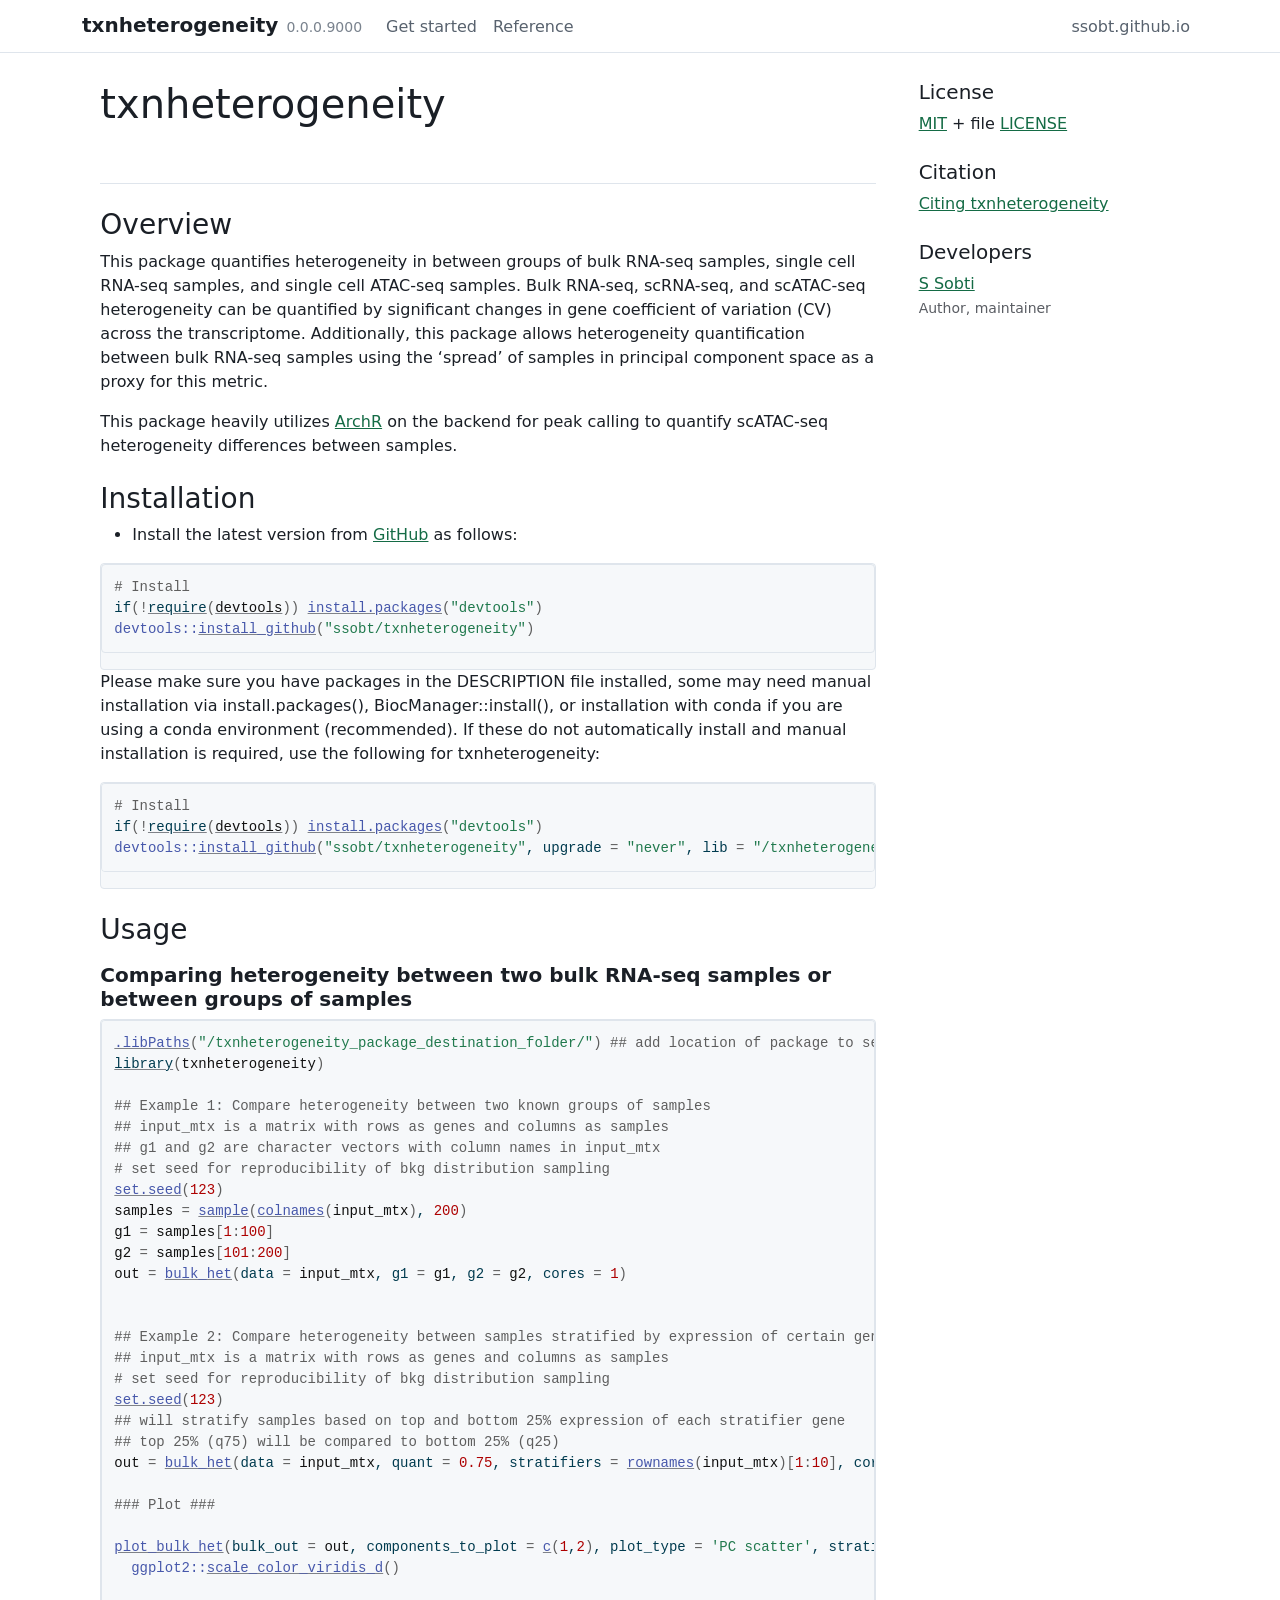
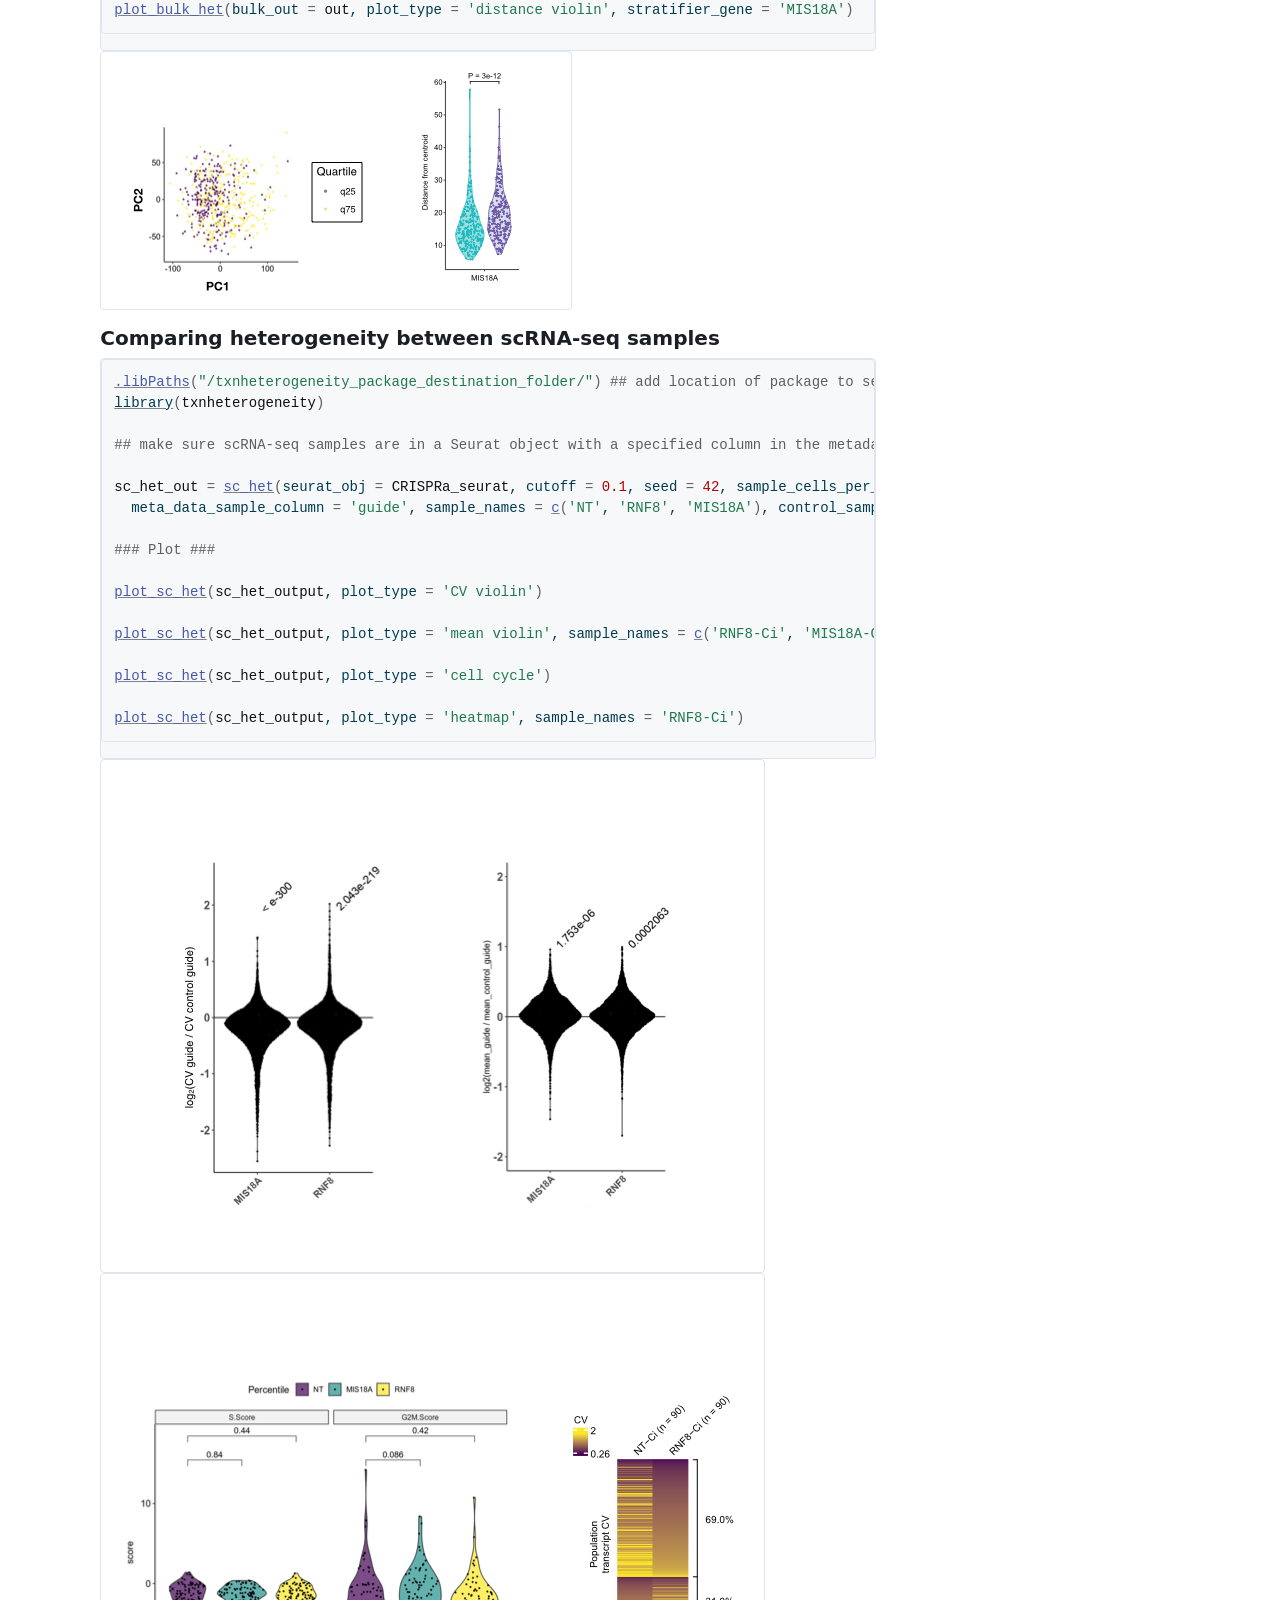
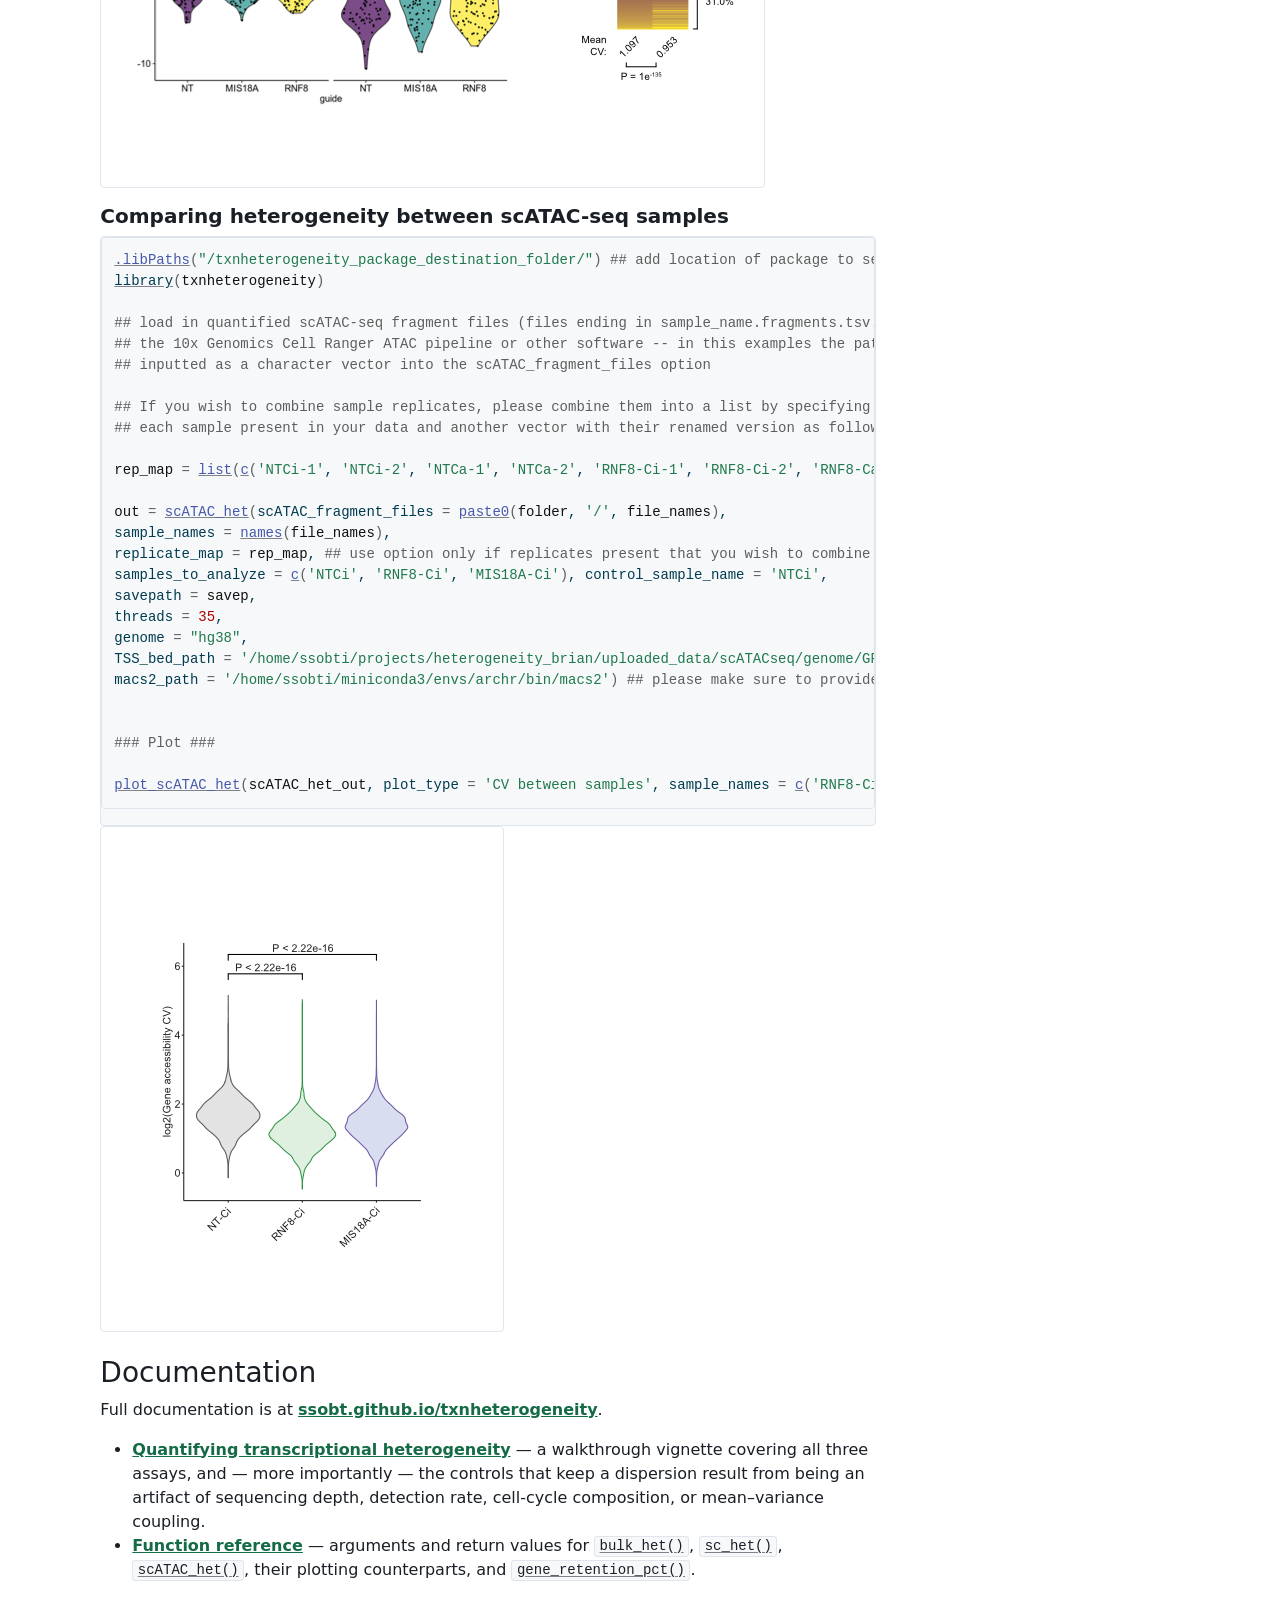
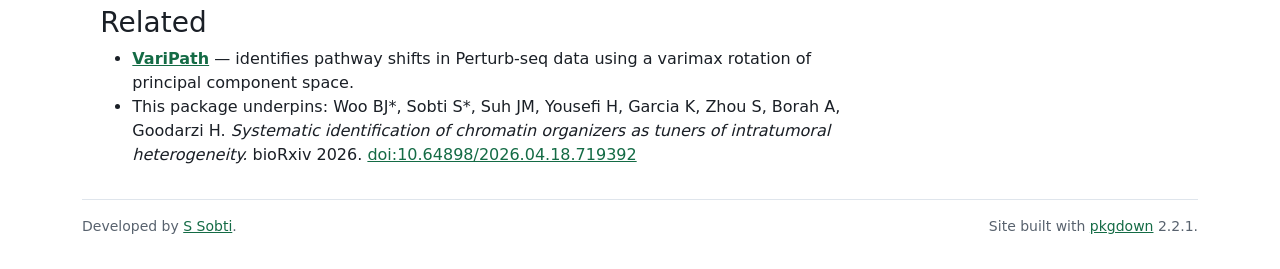
<file: docs/index.html>
<!DOCTYPE html>
<!-- Generated by pkgdown: do not edit by hand --><html lang="en">
<head>
<meta http-equiv="Content-Type" content="text/html; charset=UTF-8">
<meta charset="utf-8">
<meta http-equiv="X-UA-Compatible" content="IE=edge">
<meta name="viewport" content="width=device-width, initial-scale=1, shrink-to-fit=no">
<title>txnheterogeneity — quantify transcriptional heterogeneity • txnheterogeneity</title>
<script src="deps/jquery-3.6.0/jquery-3.6.0.min.js"></script><meta name="viewport" content="width=device-width, initial-scale=1, shrink-to-fit=no">
<link href="deps/bootstrap-5.3.8/bootstrap.min.css" rel="stylesheet">
<script src="deps/bootstrap-5.3.8/bootstrap.bundle.min.js"></script><link href="deps/font-awesome-6.5.2/css/all.min.css" rel="stylesheet">
<link href="deps/font-awesome-6.5.2/css/v4-shims.min.css" rel="stylesheet">
<script src="deps/headroom-0.11.0/headroom.min.js"></script><script src="deps/headroom-0.11.0/jQuery.headroom.min.js"></script><script src="deps/bootstrap-toc-1.0.1/bootstrap-toc.min.js"></script><script src="deps/clipboard.js-2.0.11/clipboard.min.js"></script><script src="deps/search-1.0.0/autocomplete.jquery.min.js"></script><script src="deps/search-1.0.0/fuse.min.js"></script><script src="deps/search-1.0.0/mark.min.js"></script><!-- pkgdown --><script src="pkgdown.js"></script><link href="extra.css" rel="stylesheet">
<meta property="og:title" content="txnheterogeneity — quantify transcriptional heterogeneity">
<meta name="description" content="Measure and compare transcriptome-wide expression heterogeneity and open chromatin heterogeneity between conditions, across bulk RNA-seq, scRNA-seq, and scATAC-seq.
">
<meta property="og:description" content="Measure and compare transcriptome-wide expression heterogeneity and open chromatin heterogeneity between conditions, across bulk RNA-seq, scRNA-seq, and scATAC-seq.
">
</head>
<body>
    <a href="#main" class="visually-hidden-focusable">Skip to contents</a>


    <nav class="navbar navbar-expand-lg fixed-top bg-light" data-bs-theme="light" aria-label="Site navigation"><div class="container">

    <a class="navbar-brand me-2" href="index.html">txnheterogeneity</a>

    <small class="nav-text text-muted me-auto" data-bs-toggle="tooltip" data-bs-placement="bottom" title="">0.0.0.9000</small>


    <button class="navbar-toggler" type="button" data-bs-toggle="collapse" data-bs-target="#navbar" aria-controls="navbar" aria-expanded="false" aria-label="Toggle navigation">
      <span class="navbar-toggler-icon"></span>
    </button>

    <div id="navbar" class="collapse navbar-collapse ms-3">
      <ul class="navbar-nav me-auto">
<li class="nav-item"><a class="nav-link" href="articles/txnheterogeneity.html">Get started</a></li>
<li class="nav-item"><a class="nav-link" href="reference/index.html">Reference</a></li>
      </ul>
<ul class="navbar-nav">
<li class="nav-item"><a class="external-link nav-link" href="https://ssobt.github.io">ssobt.github.io</a></li>
      </ul>
</div>


  </div>
</nav><div class="container template-home">
<div class="row">
  <main id="main" class="col-md-9"><div class="section level1">
<div class="page-header"><h1 id="txnheterogeneity">txnheterogeneity<a class="anchor" aria-label="anchor" href="#txnheterogeneity"></a>
</h1></div>
<div class="section level2">
<h2 id="overview">Overview<a class="anchor" aria-label="anchor" href="#overview"></a>
</h2>
<p>This package quantifies heterogeneity in between groups of bulk RNA-seq samples, single cell RNA-seq samples, and single cell ATAC-seq samples. Bulk RNA-seq, scRNA-seq, and scATAC-seq heterogeneity can be quantified by significant changes in gene coefficient of variation (CV) across the transcriptome. Additionally, this package allows heterogeneity quantification between bulk RNA-seq samples using the ‘spread’ of samples in principal component space as a proxy for this metric.</p>
<p>This package heavily utilizes <a href="https://www.archrproject.com" class="external-link">ArchR</a> on the backend for peak calling to quantify scATAC-seq heterogeneity differences between samples.</p>
</div>
<div class="section level2">
<h2 id="installation">Installation<a class="anchor" aria-label="anchor" href="#installation"></a>
</h2>
<ul>
<li>Install the latest version from <a href="https://github.com/ssobt/txnheterogeneity" class="external-link">GitHub</a> as follows:</li>
</ul>
<div class="sourceCode" id="cb1"><pre class="downlit sourceCode r">
<code class="sourceCode R"><span><span class="co"># Install</span></span>
<span><span class="kw">if</span><span class="op">(</span><span class="op">!</span><span class="kw"><a href="https://rdrr.io/r/base/library.html" class="external-link">require</a></span><span class="op">(</span><span class="va"><a href="https://devtools.r-lib.org/" class="external-link">devtools</a></span><span class="op">)</span><span class="op">)</span> <span class="fu"><a href="https://rdrr.io/r/utils/install.packages.html" class="external-link">install.packages</a></span><span class="op">(</span><span class="st">"devtools"</span><span class="op">)</span></span>
<span><span class="fu">devtools</span><span class="fu">::</span><span class="fu"><a href="https://devtools.r-lib.org/reference/install-deprecated.html" class="external-link">install_github</a></span><span class="op">(</span><span class="st">"ssobt/txnheterogeneity"</span><span class="op">)</span></span></code></pre></div>
<p>Please make sure you have packages in the DESCRIPTION file installed, some may need manual installation via install.packages(), BiocManager::install(), or installation with conda if you are using a conda environment (recommended). If these do not automatically install and manual installation is required, use the following for txnheterogeneity:</p>
<div class="sourceCode" id="cb2"><pre class="downlit sourceCode r">
<code class="sourceCode R"><span><span class="co"># Install</span></span>
<span><span class="kw">if</span><span class="op">(</span><span class="op">!</span><span class="kw"><a href="https://rdrr.io/r/base/library.html" class="external-link">require</a></span><span class="op">(</span><span class="va"><a href="https://devtools.r-lib.org/" class="external-link">devtools</a></span><span class="op">)</span><span class="op">)</span> <span class="fu"><a href="https://rdrr.io/r/utils/install.packages.html" class="external-link">install.packages</a></span><span class="op">(</span><span class="st">"devtools"</span><span class="op">)</span></span>
<span><span class="fu">devtools</span><span class="fu">::</span><span class="fu"><a href="https://devtools.r-lib.org/reference/install-deprecated.html" class="external-link">install_github</a></span><span class="op">(</span><span class="st">"ssobt/txnheterogeneity"</span>, upgrade <span class="op">=</span> <span class="st">"never"</span>, lib <span class="op">=</span> <span class="st">"/txnheterogeneity_package_destination_folder/"</span><span class="op">)</span></span></code></pre></div>
</div>
<div class="section level2">
<h2 id="usage">Usage<a class="anchor" aria-label="anchor" href="#usage"></a>
</h2>
<div class="section level3">
<h3 id="comparing-heterogeneity-between-two-bulk-rna-seq-samples-or-between-groups-of-samples">Comparing heterogeneity between two bulk RNA-seq samples or between groups of samples<a class="anchor" aria-label="anchor" href="#comparing-heterogeneity-between-two-bulk-rna-seq-samples-or-between-groups-of-samples"></a>
</h3>
<div class="sourceCode" id="cb3"><pre class="downlit sourceCode r">
<code class="sourceCode R"><span><span class="fu"><a href="https://rdrr.io/r/base/libPaths.html" class="external-link">.libPaths</a></span><span class="op">(</span><span class="st">"/txnheterogeneity_package_destination_folder/"</span><span class="op">)</span> <span class="co">## add location of package to searchable library paths</span></span>
<span><span class="kw"><a href="https://rdrr.io/r/base/library.html" class="external-link">library</a></span><span class="op">(</span><span class="va">txnheterogeneity</span><span class="op">)</span></span>
<span></span>
<span><span class="co">## Example 1: Compare heterogeneity between two known groups of samples</span></span>
<span><span class="co">## input_mtx is a matrix with rows as genes and columns as samples</span></span>
<span><span class="co">## g1 and g2 are character vectors with column names in input_mtx</span></span>
<span><span class="co"># set seed for reproducibility of bkg distribution sampling</span></span>
<span><span class="fu"><a href="https://rdrr.io/r/base/Random.html" class="external-link">set.seed</a></span><span class="op">(</span><span class="fl">123</span><span class="op">)</span></span>
<span><span class="va">samples</span> <span class="op">=</span> <span class="fu"><a href="https://rdrr.io/r/base/sample.html" class="external-link">sample</a></span><span class="op">(</span><span class="fu"><a href="https://rdrr.io/r/base/colnames.html" class="external-link">colnames</a></span><span class="op">(</span><span class="va">input_mtx</span><span class="op">)</span>, <span class="fl">200</span><span class="op">)</span></span>
<span><span class="va">g1</span> <span class="op">=</span> <span class="va">samples</span><span class="op">[</span><span class="fl">1</span><span class="op">:</span><span class="fl">100</span><span class="op">]</span></span>
<span><span class="va">g2</span> <span class="op">=</span> <span class="va">samples</span><span class="op">[</span><span class="fl">101</span><span class="op">:</span><span class="fl">200</span><span class="op">]</span></span>
<span><span class="va">out</span> <span class="op">=</span> <span class="fu"><a href="reference/bulk_het.html">bulk_het</a></span><span class="op">(</span>data <span class="op">=</span> <span class="va">input_mtx</span>, g1 <span class="op">=</span> <span class="va">g1</span>, g2 <span class="op">=</span> <span class="va">g2</span>, cores <span class="op">=</span> <span class="fl">1</span><span class="op">)</span></span>
<span></span>
<span></span>
<span><span class="co">## Example 2: Compare heterogeneity between samples stratified by expression of certain genes</span></span>
<span><span class="co">## input_mtx is a matrix with rows as genes and columns as samples</span></span>
<span><span class="co"># set seed for reproducibility of bkg distribution sampling</span></span>
<span><span class="fu"><a href="https://rdrr.io/r/base/Random.html" class="external-link">set.seed</a></span><span class="op">(</span><span class="fl">123</span><span class="op">)</span></span>
<span><span class="co">## will stratify samples based on top and bottom 25% expression of each stratifier gene</span></span>
<span><span class="co">## top 25% (q75) will be compared to bottom 25% (q25)</span></span>
<span><span class="va">out</span> <span class="op">=</span> <span class="fu"><a href="reference/bulk_het.html">bulk_het</a></span><span class="op">(</span>data <span class="op">=</span> <span class="va">input_mtx</span>, quant <span class="op">=</span> <span class="fl">0.75</span>, stratifiers <span class="op">=</span> <span class="fu"><a href="https://rdrr.io/r/base/colnames.html" class="external-link">rownames</a></span><span class="op">(</span><span class="va">input_mtx</span><span class="op">)</span><span class="op">[</span><span class="fl">1</span><span class="op">:</span><span class="fl">10</span><span class="op">]</span>, cores <span class="op">=</span> <span class="fl">10</span><span class="op">)</span> </span>
<span></span>
<span><span class="co">### Plot ###</span></span>
<span></span>
<span><span class="fu"><a href="reference/plot_bulk_het.html">plot_bulk_het</a></span><span class="op">(</span>bulk_out <span class="op">=</span> <span class="va">out</span>, components_to_plot <span class="op">=</span> <span class="fu"><a href="https://rdrr.io/r/base/c.html" class="external-link">c</a></span><span class="op">(</span><span class="fl">1</span>,<span class="fl">2</span><span class="op">)</span>, plot_type <span class="op">=</span> <span class="st">'PC scatter'</span>, stratifier_gene <span class="op">=</span> <span class="st">'MIS18A'</span><span class="op">)</span> <span class="op">+</span></span>
<span>  <span class="fu">ggplot2</span><span class="fu">::</span><span class="fu"><a href="https://ggplot2.tidyverse.org/reference/scale_viridis.html" class="external-link">scale_color_viridis_d</a></span><span class="op">(</span><span class="op">)</span></span>
<span></span>
<span><span class="fu"><a href="reference/plot_bulk_het.html">plot_bulk_het</a></span><span class="op">(</span>bulk_out <span class="op">=</span> <span class="va">out</span>, plot_type <span class="op">=</span> <span class="st">'distance violin'</span>, stratifier_gene <span class="op">=</span> <span class="st">'MIS18A'</span><span class="op">)</span></span></code></pre></div>
<p><img src="reference/figures/bulk_scatter_violin.png" alt="Output of plot_bulk_het()"></p>
</div>
<div class="section level3">
<h3 id="comparing-heterogeneity-between-scrna-seq-samples">Comparing heterogeneity between scRNA-seq samples<a class="anchor" aria-label="anchor" href="#comparing-heterogeneity-between-scrna-seq-samples"></a>
</h3>
<div class="sourceCode" id="cb4"><pre class="downlit sourceCode r">
<code class="sourceCode R"><span><span class="fu"><a href="https://rdrr.io/r/base/libPaths.html" class="external-link">.libPaths</a></span><span class="op">(</span><span class="st">"/txnheterogeneity_package_destination_folder/"</span><span class="op">)</span> <span class="co">## add location of package to searchable library paths</span></span>
<span><span class="kw"><a href="https://rdrr.io/r/base/library.html" class="external-link">library</a></span><span class="op">(</span><span class="va">txnheterogeneity</span><span class="op">)</span></span>
<span></span>
<span><span class="co">## make sure scRNA-seq samples are in a Seurat object with a specified column in the metadata for sample identity</span></span>
<span></span>
<span><span class="va">sc_het_out</span> <span class="op">=</span> <span class="fu"><a href="reference/sc_het.html">sc_het</a></span><span class="op">(</span>seurat_obj <span class="op">=</span> <span class="va">CRISPRa_seurat</span>, cutoff <span class="op">=</span> <span class="fl">0.1</span>, seed <span class="op">=</span> <span class="fl">42</span>, sample_cells_per_guide_cutoff <span class="op">=</span> <span class="fl">50</span>,</span>
<span>  meta_data_sample_column <span class="op">=</span> <span class="st">'guide'</span>, sample_names <span class="op">=</span> <span class="fu"><a href="https://rdrr.io/r/base/c.html" class="external-link">c</a></span><span class="op">(</span><span class="st">'NT'</span>, <span class="st">'RNF8'</span>, <span class="st">'MIS18A'</span><span class="op">)</span>, control_sample_name <span class="op">=</span> <span class="st">'NT'</span><span class="op">)</span></span>
<span></span>
<span><span class="co">### Plot ###</span></span>
<span></span>
<span><span class="fu"><a href="reference/plot_sc_het.html">plot_sc_het</a></span><span class="op">(</span><span class="va">sc_het_output</span>, plot_type <span class="op">=</span> <span class="st">'CV violin'</span><span class="op">)</span></span>
<span></span>
<span><span class="fu"><a href="reference/plot_sc_het.html">plot_sc_het</a></span><span class="op">(</span><span class="va">sc_het_output</span>, plot_type <span class="op">=</span> <span class="st">'mean violin'</span>, sample_names <span class="op">=</span> <span class="fu"><a href="https://rdrr.io/r/base/c.html" class="external-link">c</a></span><span class="op">(</span><span class="st">'RNF8-Ci'</span>, <span class="st">'MIS18A-Ci'</span><span class="op">)</span><span class="op">)</span></span>
<span></span>
<span><span class="fu"><a href="reference/plot_sc_het.html">plot_sc_het</a></span><span class="op">(</span><span class="va">sc_het_output</span>, plot_type <span class="op">=</span> <span class="st">'cell cycle'</span><span class="op">)</span></span>
<span></span>
<span><span class="fu"><a href="reference/plot_sc_het.html">plot_sc_het</a></span><span class="op">(</span><span class="va">sc_het_output</span>, plot_type <span class="op">=</span> <span class="st">'heatmap'</span>, sample_names <span class="op">=</span> <span class="st">'RNF8-Ci'</span><span class="op">)</span></span></code></pre></div>
<p><img src="reference/figures/sc_ratios.png" alt="Output of plot_sc_het()"><img src="reference/figures/sc_cc_ht.png" alt="Output of plot_sc_het()"></p>
</div>
<div class="section level3">
<h3 id="comparing-heterogeneity-between-scatac-seq-samples">Comparing heterogeneity between scATAC-seq samples<a class="anchor" aria-label="anchor" href="#comparing-heterogeneity-between-scatac-seq-samples"></a>
</h3>
<div class="sourceCode" id="cb5"><pre class="downlit sourceCode r">
<code class="sourceCode R"><span><span class="fu"><a href="https://rdrr.io/r/base/libPaths.html" class="external-link">.libPaths</a></span><span class="op">(</span><span class="st">"/txnheterogeneity_package_destination_folder/"</span><span class="op">)</span> <span class="co">## add location of package to searchable library paths</span></span>
<span><span class="kw"><a href="https://rdrr.io/r/base/library.html" class="external-link">library</a></span><span class="op">(</span><span class="va">txnheterogeneity</span><span class="op">)</span></span>
<span></span>
<span><span class="co">## load in quantified scATAC-seq fragment files (files ending in sample_name.fragments.tsv.gz) from</span></span>
<span><span class="co">## the 10x Genomics Cell Ranger ATAC pipeline or other software -- in this examples the path to all file_names is</span></span>
<span><span class="co">## inputted as a character vector into the scATAC_fragment_files option</span></span>
<span></span>
<span><span class="co">## If you wish to combine sample replicates, please combine them into a list by specifying a vector with </span></span>
<span><span class="co">## each sample present in your data and another vector with their renamed version as follows:</span></span>
<span></span>
<span><span class="va">rep_map</span> <span class="op">=</span> <span class="fu"><a href="https://rdrr.io/r/base/list.html" class="external-link">list</a></span><span class="op">(</span><span class="fu"><a href="https://rdrr.io/r/base/c.html" class="external-link">c</a></span><span class="op">(</span><span class="st">'NTCi-1'</span>, <span class="st">'NTCi-2'</span>, <span class="st">'NTCa-1'</span>, <span class="st">'NTCa-2'</span>, <span class="st">'RNF8-Ci-1'</span>, <span class="st">'RNF8-Ci-2'</span>, <span class="st">'RNF8-Ca-1'</span>, <span class="st">'RNF8-Ca-2'</span>, <span class="st">'MIS18A-Ci-1'</span>, <span class="st">'MIS18A-Ci-2'</span>, <span class="st">'MIS18A-Ca-1'</span>, <span class="st">'MIS18A-Ca-2'</span><span class="op">)</span>, <span class="fu"><a href="https://rdrr.io/r/base/c.html" class="external-link">c</a></span><span class="op">(</span><span class="st">'NTCi'</span>, <span class="st">'NTCi'</span>, <span class="st">'NTCa'</span>, <span class="st">'NTCa'</span>, <span class="st">'RNF8-Ci'</span>, <span class="st">'RNF8-Ci'</span>, <span class="st">'RNF8-Ca'</span>, <span class="st">'RNF8-Ca'</span>, <span class="st">'MIS18A-Ci'</span>, <span class="st">'MIS18A-Ci'</span>, <span class="st">'MIS18A-Ca'</span>, <span class="st">'MIS18A-Ca'</span><span class="op">)</span><span class="op">)</span></span>
<span></span>
<span><span class="va">out</span> <span class="op">=</span> <span class="fu"><a href="reference/scATAC_het.html">scATAC_het</a></span><span class="op">(</span>scATAC_fragment_files <span class="op">=</span> <span class="fu"><a href="https://rdrr.io/r/base/paste.html" class="external-link">paste0</a></span><span class="op">(</span><span class="va">folder</span>, <span class="st">'/'</span>, <span class="va">file_names</span><span class="op">)</span>, </span>
<span>sample_names <span class="op">=</span> <span class="fu"><a href="https://rdrr.io/r/base/names.html" class="external-link">names</a></span><span class="op">(</span><span class="va">file_names</span><span class="op">)</span>, </span>
<span>replicate_map <span class="op">=</span> <span class="va">rep_map</span>, <span class="co">## use option only if replicates present that you wish to combine</span></span>
<span>samples_to_analyze <span class="op">=</span> <span class="fu"><a href="https://rdrr.io/r/base/c.html" class="external-link">c</a></span><span class="op">(</span><span class="st">'NTCi'</span>, <span class="st">'RNF8-Ci'</span>, <span class="st">'MIS18A-Ci'</span><span class="op">)</span>, control_sample_name <span class="op">=</span> <span class="st">'NTCi'</span>,</span>
<span>savepath <span class="op">=</span> <span class="va">savep</span>, </span>
<span>threads <span class="op">=</span> <span class="fl">35</span>, </span>
<span>genome <span class="op">=</span> <span class="st">"hg38"</span>, </span>
<span>TSS_bed_path <span class="op">=</span> <span class="st">'/home/ssobti/projects/heterogeneity_brian/uploaded_data/scATACseq/genome/GRCh38_transcriptsOnly.tss.bed'</span>,</span>
<span>macs2_path <span class="op">=</span> <span class="st">'/home/ssobti/miniconda3/envs/archr/bin/macs2'</span><span class="op">)</span> <span class="co">## please make sure to provide this if using macs2 for peak calling, ArchR gets confused if multiple copies exist</span></span>
<span></span>
<span></span>
<span><span class="co">### Plot ###</span></span>
<span></span>
<span><span class="fu"><a href="reference/plot_scATAC_het.html">plot_scATAC_het</a></span><span class="op">(</span><span class="va">scATAC_het_out</span>, plot_type <span class="op">=</span> <span class="st">'CV between samples'</span>, sample_names <span class="op">=</span> <span class="fu"><a href="https://rdrr.io/r/base/c.html" class="external-link">c</a></span><span class="op">(</span><span class="st">'RNF8-Ci'</span>, <span class="st">'MIS18A-Ci'</span><span class="op">)</span><span class="op">)</span></span></code></pre></div>
<p><img src="reference/figures/scatac.png" alt="Output of plot_scATAC_het()"></p>
</div>
</div>
<div class="section level2">
<h2 id="documentation">Documentation<a class="anchor" aria-label="anchor" href="#documentation"></a>
</h2>
<p>Full documentation is at <strong><a href="https://ssobt.github.io/txnheterogeneity/">ssobt.github.io/txnheterogeneity</a></strong>.</p>
<ul>
<li>
<strong><a href="https://ssobt.github.io/txnheterogeneity/articles/txnheterogeneity.html">Quantifying transcriptional heterogeneity</a></strong> — a walkthrough vignette covering all three assays, and — more importantly — the controls that keep a dispersion result from being an artifact of sequencing depth, detection rate, cell-cycle composition, or mean–variance coupling.</li>
<li>
<strong><a href="https://ssobt.github.io/txnheterogeneity/reference/index.html">Function reference</a></strong> — arguments and return values for <code><a href="reference/bulk_het.html">bulk_het()</a></code>, <code><a href="reference/sc_het.html">sc_het()</a></code>, <code><a href="reference/scATAC_het.html">scATAC_het()</a></code>, their plotting counterparts, and <code><a href="reference/gene_retention_pct.html">gene_retention_pct()</a></code>.</li>
</ul>
</div>
<div class="section level2">
<h2 id="related">Related<a class="anchor" aria-label="anchor" href="#related"></a>
</h2>
<ul>
<li>
<strong><a href="https://github.com/ssobt/VariPath" class="external-link">VariPath</a></strong> — identifies pathway shifts in Perturb-seq data using a varimax rotation of principal component space.</li>
<li>This package underpins: Woo BJ*, Sobti S*, Suh JM, Yousefi H, Garcia K, Zhou S, Borah A, Goodarzi H. <em>Systematic identification of chromatin organizers as tuners of intratumoral heterogeneity.</em> bioRxiv 2026. <a href="https://doi.org/10.64898/2026.04.18.719392" class="external-link">doi:10.64898/2026.04.18.719392</a>
</li>
</ul>
</div>
</div>
  </main><aside class="col-md-3"><div class="license">
<h2 data-toc-skip>License</h2>
<ul class="list-unstyled">
<li>
<a href="https://opensource.org/licenses/mit-license.php" class="external-link">MIT</a> + file <a href="LICENSE-text.html">LICENSE</a>
</li>
</ul>
</div>


<div class="citation">
<h2 data-toc-skip>Citation</h2>
<ul class="list-unstyled">
<li><a href="authors.html#citation">Citing txnheterogeneity</a></li>
</ul>
</div>

<div class="developers">
<h2 data-toc-skip>Developers</h2>
<ul class="list-unstyled">
<li>
<a href="https://ssobt.github.io" class="external-link">S Sobti</a> <br><small class="roles"> Author, maintainer </small>   </li>
</ul>
</div>



  </aside>
</div>


    <footer><div class="pkgdown-footer-left">
  <p>Developed by <a href="https://ssobt.github.io" class="external-link">S Sobti</a>.</p>
</div>

<div class="pkgdown-footer-right">
  <p>Site built with <a href="https://pkgdown.r-lib.org/" class="external-link">pkgdown</a> 2.2.1.</p>
</div>

    </footer>
</div>





  </body>
</html>
</file>
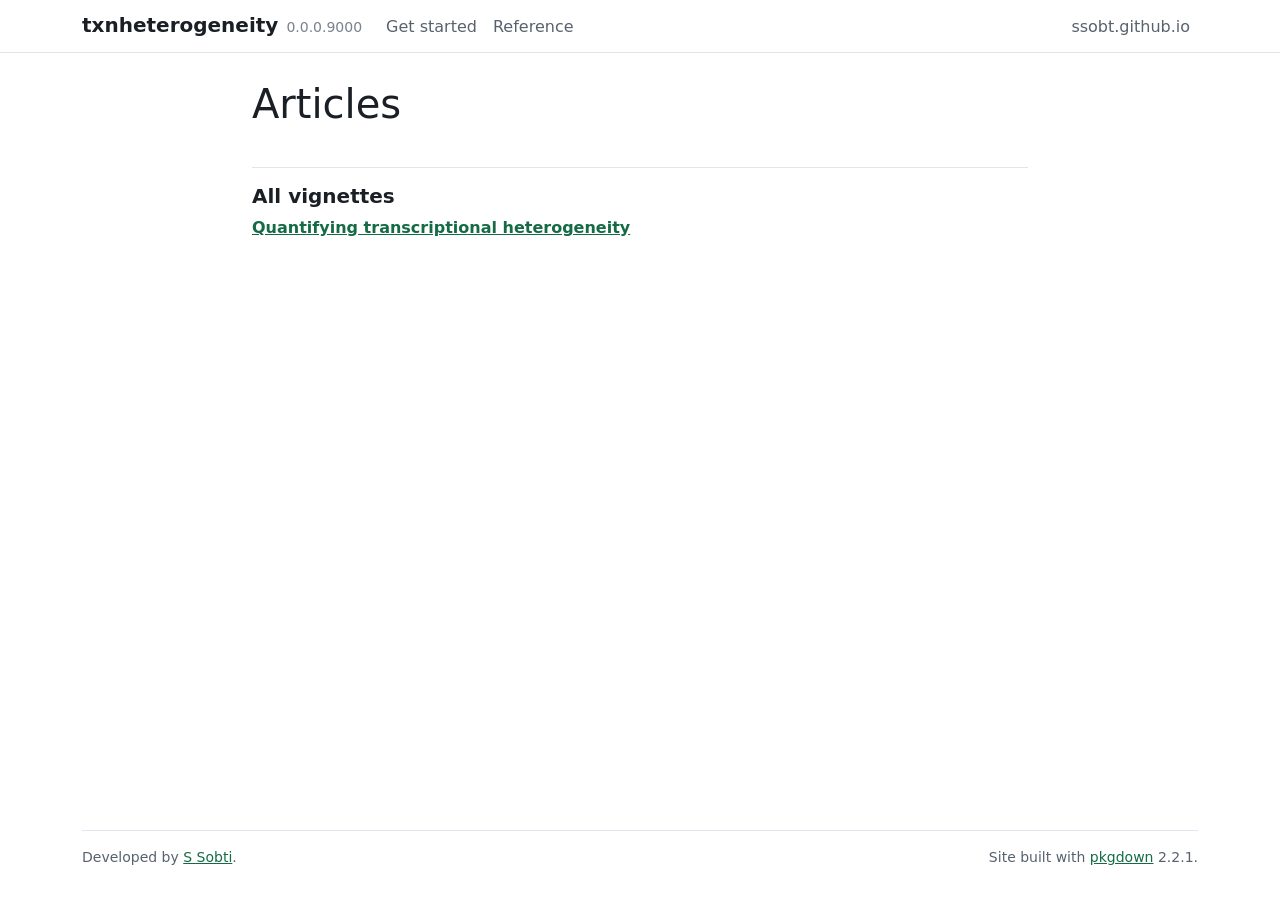
<file: docs/articles/index.html>
<!DOCTYPE html>
<!-- Generated by pkgdown: do not edit by hand --><html lang="en"><head><meta http-equiv="Content-Type" content="text/html; charset=UTF-8"><meta charset="utf-8"><meta http-equiv="X-UA-Compatible" content="IE=edge"><meta name="viewport" content="width=device-width, initial-scale=1, shrink-to-fit=no"><title>Articles • txnheterogeneity</title><script src="../deps/jquery-3.6.0/jquery-3.6.0.min.js"></script><meta name="viewport" content="width=device-width, initial-scale=1, shrink-to-fit=no"><link href="../deps/bootstrap-5.3.8/bootstrap.min.css" rel="stylesheet"><script src="../deps/bootstrap-5.3.8/bootstrap.bundle.min.js"></script><link href="../deps/font-awesome-6.5.2/css/all.min.css" rel="stylesheet"><link href="../deps/font-awesome-6.5.2/css/v4-shims.min.css" rel="stylesheet"><script src="../deps/headroom-0.11.0/headroom.min.js"></script><script src="../deps/headroom-0.11.0/jQuery.headroom.min.js"></script><script src="../deps/bootstrap-toc-1.0.1/bootstrap-toc.min.js"></script><script src="../deps/clipboard.js-2.0.11/clipboard.min.js"></script><script src="../deps/search-1.0.0/autocomplete.jquery.min.js"></script><script src="../deps/search-1.0.0/fuse.min.js"></script><script src="../deps/search-1.0.0/mark.min.js"></script><!-- pkgdown --><script src="../pkgdown.js"></script><link href="../extra.css" rel="stylesheet"><meta property="og:title" content="Articles"></head><body>
    <a href="#main" class="visually-hidden-focusable">Skip to contents</a>


    <nav class="navbar navbar-expand-lg fixed-top bg-light" data-bs-theme="light" aria-label="Site navigation"><div class="container">

    <a class="navbar-brand me-2" href="../index.html">txnheterogeneity</a>

    <small class="nav-text text-muted me-auto" data-bs-toggle="tooltip" data-bs-placement="bottom" title="">0.0.0.9000</small>


    <button class="navbar-toggler" type="button" data-bs-toggle="collapse" data-bs-target="#navbar" aria-controls="navbar" aria-expanded="false" aria-label="Toggle navigation">
      <span class="navbar-toggler-icon"></span>
    </button>

    <div id="navbar" class="collapse navbar-collapse ms-3">
      <ul class="navbar-nav me-auto"><li class="nav-item"><a class="nav-link" href="../articles/txnheterogeneity.html">Get started</a></li>
<li class="nav-item"><a class="nav-link" href="../reference/index.html">Reference</a></li>
      </ul><ul class="navbar-nav"><li class="nav-item"><a class="external-link nav-link" href="https://ssobt.github.io">ssobt.github.io</a></li>
      </ul></div>


  </div>
</nav><div class="container template-article-index">
<div class="row">
  <main id="main" class="col-md-9"><div class="page-header">

      <h1>Articles</h1>
    </div>

    <div class="section ">
      <h3>All vignettes</h3>
      <div class="section-desc"></div>

      <dl><dt><a href="txnheterogeneity.html">Quantifying transcriptional heterogeneity</a></dt>
        <dd>
      </dd></dl></div>
  </main></div>


    <footer><div class="pkgdown-footer-left">
  <p>Developed by <a href="https://ssobt.github.io" class="external-link">S Sobti</a>.</p>
</div>

<div class="pkgdown-footer-right">
  <p>Site built with <a href="https://pkgdown.r-lib.org/" class="external-link">pkgdown</a> 2.2.1.</p>
</div>

    </footer></div>





  </body></html>
</file>
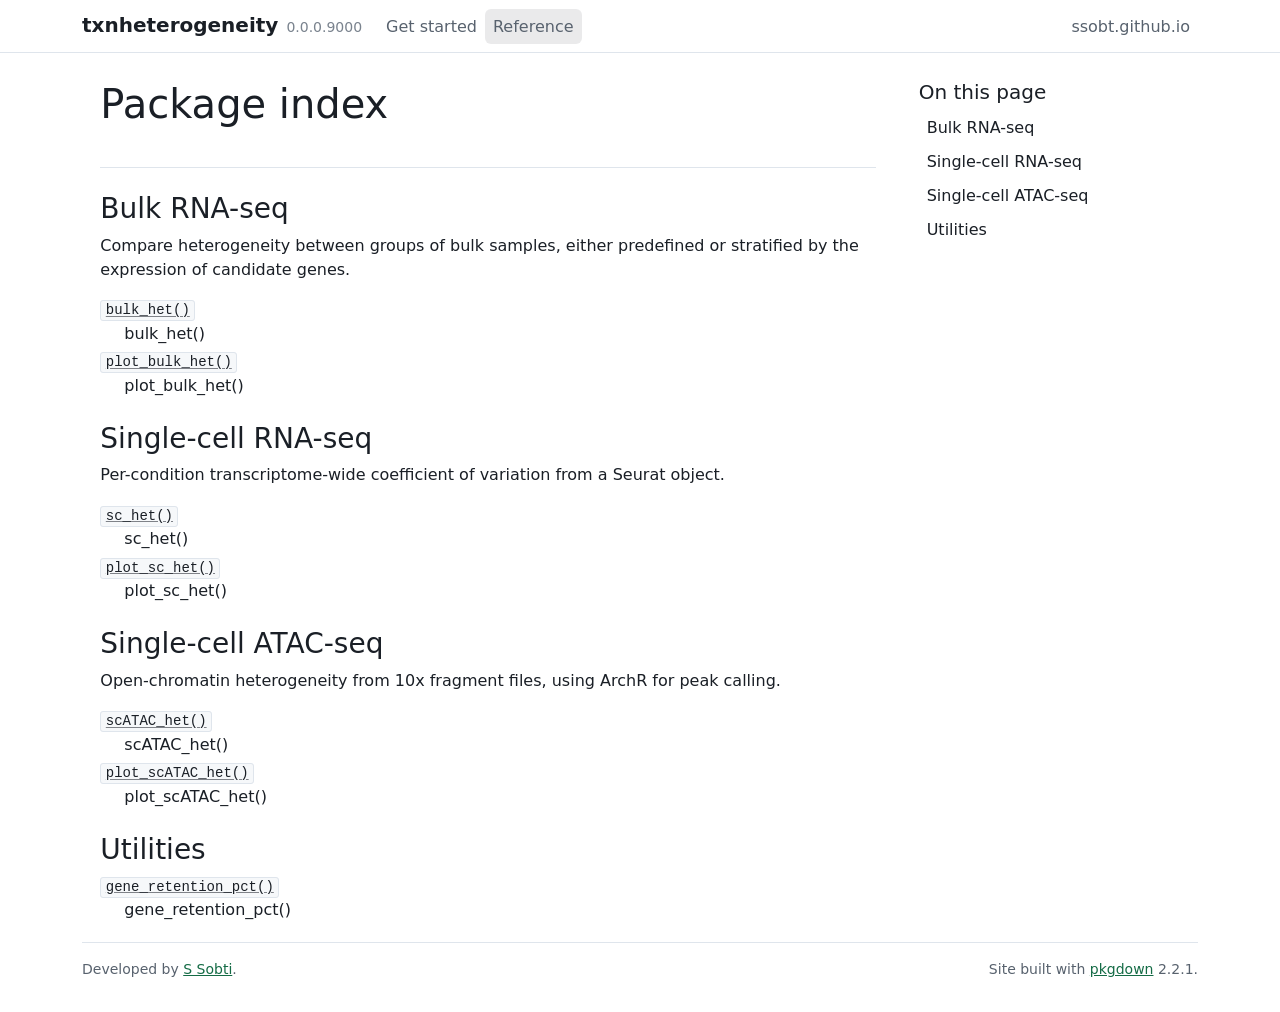
<file: docs/reference/index.html>
<!DOCTYPE html>
<!-- Generated by pkgdown: do not edit by hand --><html lang="en"><head><meta http-equiv="Content-Type" content="text/html; charset=UTF-8"><meta charset="utf-8"><meta http-equiv="X-UA-Compatible" content="IE=edge"><meta name="viewport" content="width=device-width, initial-scale=1, shrink-to-fit=no"><title>Package index • txnheterogeneity</title><script src="../deps/jquery-3.6.0/jquery-3.6.0.min.js"></script><meta name="viewport" content="width=device-width, initial-scale=1, shrink-to-fit=no"><link href="../deps/bootstrap-5.3.8/bootstrap.min.css" rel="stylesheet"><script src="../deps/bootstrap-5.3.8/bootstrap.bundle.min.js"></script><link href="../deps/font-awesome-6.5.2/css/all.min.css" rel="stylesheet"><link href="../deps/font-awesome-6.5.2/css/v4-shims.min.css" rel="stylesheet"><script src="../deps/headroom-0.11.0/headroom.min.js"></script><script src="../deps/headroom-0.11.0/jQuery.headroom.min.js"></script><script src="../deps/bootstrap-toc-1.0.1/bootstrap-toc.min.js"></script><script src="../deps/clipboard.js-2.0.11/clipboard.min.js"></script><script src="../deps/search-1.0.0/autocomplete.jquery.min.js"></script><script src="../deps/search-1.0.0/fuse.min.js"></script><script src="../deps/search-1.0.0/mark.min.js"></script><!-- pkgdown --><script src="../pkgdown.js"></script><link href="../extra.css" rel="stylesheet"><meta property="og:title" content="Package index"></head><body>
    <a href="#main" class="visually-hidden-focusable">Skip to contents</a>


    <nav class="navbar navbar-expand-lg fixed-top bg-light" data-bs-theme="light" aria-label="Site navigation"><div class="container">

    <a class="navbar-brand me-2" href="../index.html">txnheterogeneity</a>

    <small class="nav-text text-muted me-auto" data-bs-toggle="tooltip" data-bs-placement="bottom" title="">0.0.0.9000</small>


    <button class="navbar-toggler" type="button" data-bs-toggle="collapse" data-bs-target="#navbar" aria-controls="navbar" aria-expanded="false" aria-label="Toggle navigation">
      <span class="navbar-toggler-icon"></span>
    </button>

    <div id="navbar" class="collapse navbar-collapse ms-3">
      <ul class="navbar-nav me-auto"><li class="nav-item"><a class="nav-link" href="../articles/txnheterogeneity.html">Get started</a></li>
<li class="active nav-item"><a class="nav-link" href="../reference/index.html">Reference</a></li>
      </ul><ul class="navbar-nav"><li class="nav-item"><a class="external-link nav-link" href="https://ssobt.github.io">ssobt.github.io</a></li>
      </ul></div>


  </div>
</nav><div class="container template-reference-index">
<div class="row">
  <main id="main" class="col-md-9"><div class="page-header">

      <h1>Package index</h1>
    </div>

    <div class="section level2">
      <h2 id="bulk-rna-seq">Bulk RNA-seq<a class="anchor" aria-label="anchor" href="#bulk-rna-seq"></a></h2>

      <div class="section-desc"><p>Compare heterogeneity between groups of bulk samples, either predefined or stratified by the expression of candidate genes.</p></div>

      <dl></dl></div><div class="section level2">




      <dl><dt>

          <code><a href="bulk_het.html">bulk_het()</a></code>

        </dt>
        <dd>bulk_het()</dd>

        <dt>

          <code><a href="plot_bulk_het.html">plot_bulk_het()</a></code>

        </dt>
        <dd>plot_bulk_het()</dd>
      </dl></div><div class="section level2">
      <h2 id="single-cell-rna-seq">Single-cell RNA-seq<a class="anchor" aria-label="anchor" href="#single-cell-rna-seq"></a></h2>

      <div class="section-desc"><p>Per-condition transcriptome-wide coefficient of variation from a Seurat object.</p></div>

      <dl></dl></div><div class="section level2">




      <dl><dt>

          <code><a href="sc_het.html">sc_het()</a></code>

        </dt>
        <dd>sc_het()</dd>

        <dt>

          <code><a href="plot_sc_het.html">plot_sc_het()</a></code>

        </dt>
        <dd>plot_sc_het()</dd>
      </dl></div><div class="section level2">
      <h2 id="single-cell-atac-seq">Single-cell ATAC-seq<a class="anchor" aria-label="anchor" href="#single-cell-atac-seq"></a></h2>

      <div class="section-desc"><p>Open-chromatin heterogeneity from 10x fragment files, using ArchR for peak calling.</p></div>

      <dl></dl></div><div class="section level2">




      <dl><dt>

          <code><a href="scATAC_het.html">scATAC_het()</a></code>

        </dt>
        <dd>scATAC_het()</dd>

        <dt>

          <code><a href="plot_scATAC_het.html">plot_scATAC_het()</a></code>

        </dt>
        <dd>plot_scATAC_het()</dd>
      </dl></div><div class="section level2">
      <h2 id="utilities">Utilities<a class="anchor" aria-label="anchor" href="#utilities"></a></h2>



      <dl></dl></div><div class="section level2">




      <dl><dt>

          <code><a href="gene_retention_pct.html">gene_retention_pct()</a></code>

        </dt>
        <dd>gene_retention_pct()</dd>
      </dl></div>
  </main><aside class="col-md-3"><nav id="toc" aria-label="Table of contents"><h2>On this page</h2>
    </nav></aside></div>


    <footer><div class="pkgdown-footer-left">
  <p>Developed by <a href="https://ssobt.github.io" class="external-link">S Sobti</a>.</p>
</div>

<div class="pkgdown-footer-right">
  <p>Site built with <a href="https://pkgdown.r-lib.org/" class="external-link">pkgdown</a> 2.2.1.</p>
</div>

    </footer></div>





  </body></html>
</file>
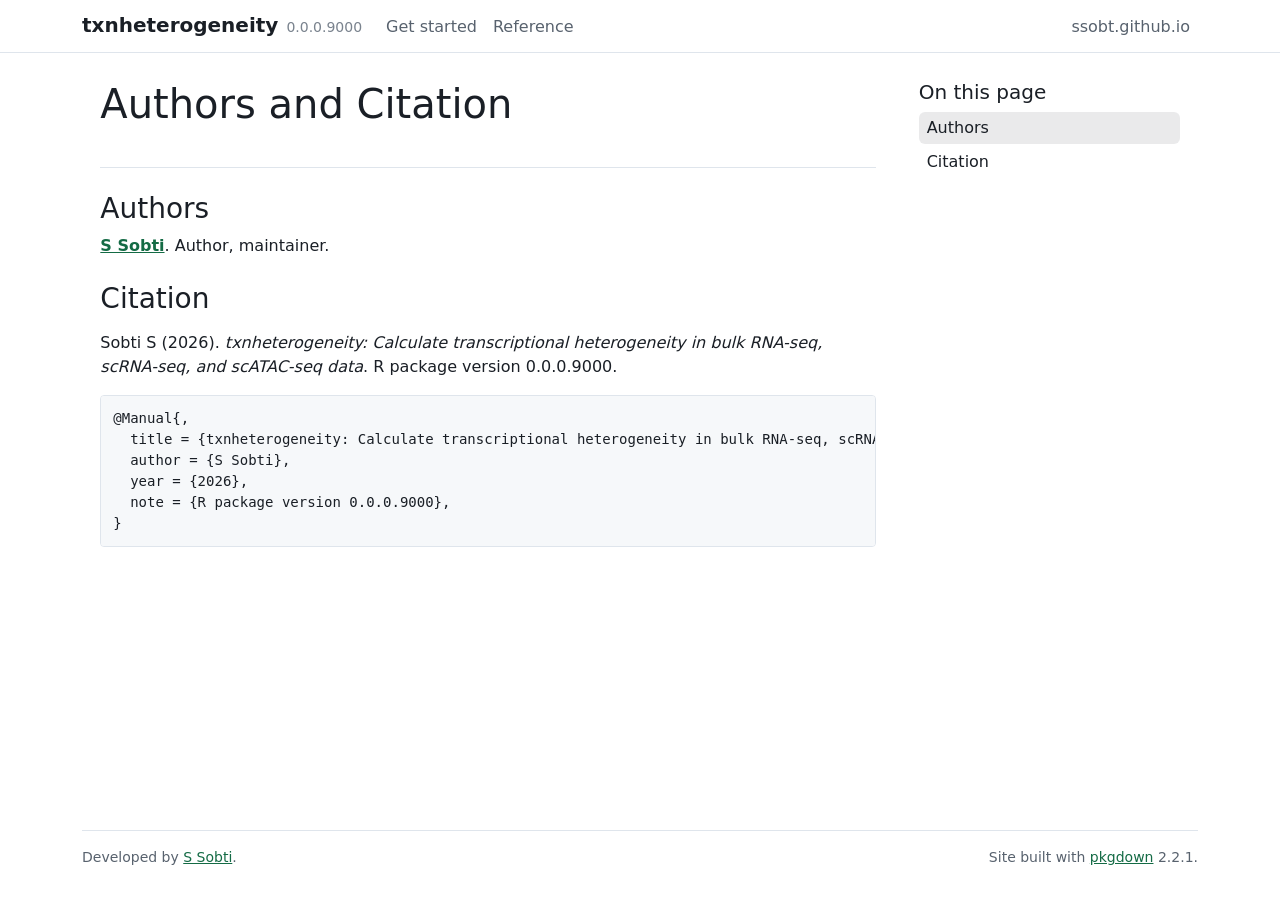
<file: docs/authors.html>
<!DOCTYPE html>
<!-- Generated by pkgdown: do not edit by hand --><html lang="en"><head><meta http-equiv="Content-Type" content="text/html; charset=UTF-8"><meta charset="utf-8"><meta http-equiv="X-UA-Compatible" content="IE=edge"><meta name="viewport" content="width=device-width, initial-scale=1, shrink-to-fit=no"><title>Authors and Citation • txnheterogeneity</title><script src="deps/jquery-3.6.0/jquery-3.6.0.min.js"></script><meta name="viewport" content="width=device-width, initial-scale=1, shrink-to-fit=no"><link href="deps/bootstrap-5.3.8/bootstrap.min.css" rel="stylesheet"><script src="deps/bootstrap-5.3.8/bootstrap.bundle.min.js"></script><link href="deps/font-awesome-6.5.2/css/all.min.css" rel="stylesheet"><link href="deps/font-awesome-6.5.2/css/v4-shims.min.css" rel="stylesheet"><script src="deps/headroom-0.11.0/headroom.min.js"></script><script src="deps/headroom-0.11.0/jQuery.headroom.min.js"></script><script src="deps/bootstrap-toc-1.0.1/bootstrap-toc.min.js"></script><script src="deps/clipboard.js-2.0.11/clipboard.min.js"></script><script src="deps/search-1.0.0/autocomplete.jquery.min.js"></script><script src="deps/search-1.0.0/fuse.min.js"></script><script src="deps/search-1.0.0/mark.min.js"></script><!-- pkgdown --><script src="pkgdown.js"></script><link href="extra.css" rel="stylesheet"><meta property="og:title" content="Authors and Citation"></head><body>
    <a href="#main" class="visually-hidden-focusable">Skip to contents</a>


    <nav class="navbar navbar-expand-lg fixed-top bg-light" data-bs-theme="light" aria-label="Site navigation"><div class="container">

    <a class="navbar-brand me-2" href="index.html">txnheterogeneity</a>

    <small class="nav-text text-muted me-auto" data-bs-toggle="tooltip" data-bs-placement="bottom" title="">0.0.0.9000</small>


    <button class="navbar-toggler" type="button" data-bs-toggle="collapse" data-bs-target="#navbar" aria-controls="navbar" aria-expanded="false" aria-label="Toggle navigation">
      <span class="navbar-toggler-icon"></span>
    </button>

    <div id="navbar" class="collapse navbar-collapse ms-3">
      <ul class="navbar-nav me-auto"><li class="nav-item"><a class="nav-link" href="articles/txnheterogeneity.html">Get started</a></li>
<li class="nav-item"><a class="nav-link" href="reference/index.html">Reference</a></li>
      </ul><ul class="navbar-nav"><li class="nav-item"><a class="external-link nav-link" href="https://ssobt.github.io">ssobt.github.io</a></li>
      </ul></div>


  </div>
</nav><div class="container template-citation-authors">
<div class="row">
  <main id="main" class="col-md-9"><div class="page-header">

      <h1>Authors and Citation</h1>
    </div>

    <div class="section level2">
      <h2>Authors</h2>

      <ul class="list-unstyled"><li>
          <p><strong><a href="https://ssobt.github.io" class="external-link">S Sobti</a></strong>. Author, maintainer.
          </p>
        </li>
      </ul></div>

    <div class="section level2">
      <h2 id="citation">Citation</h2>
      <p></p>

      <p>Sobti S (2026).
<em>txnheterogeneity: Calculate transcriptional heterogeneity in bulk RNA-seq, scRNA-seq, and scATAC-seq data</em>.
R package version 0.0.0.9000.
</p>
      <pre>@Manual{,
  title = {txnheterogeneity: Calculate transcriptional heterogeneity in bulk RNA-seq, scRNA-seq, and scATAC-seq data},
  author = {S Sobti},
  year = {2026},
  note = {R package version 0.0.0.9000},
}</pre>
    </div>

  </main><aside class="col-md-3"><nav id="toc" aria-label="Table of contents"><h2>On this page</h2>
    </nav></aside></div>


    <footer><div class="pkgdown-footer-left">
  <p>Developed by <a href="https://ssobt.github.io" class="external-link">S Sobti</a>.</p>
</div>

<div class="pkgdown-footer-right">
  <p>Site built with <a href="https://pkgdown.r-lib.org/" class="external-link">pkgdown</a> 2.2.1.</p>
</div>

    </footer></div>





  </body></html>
</file>
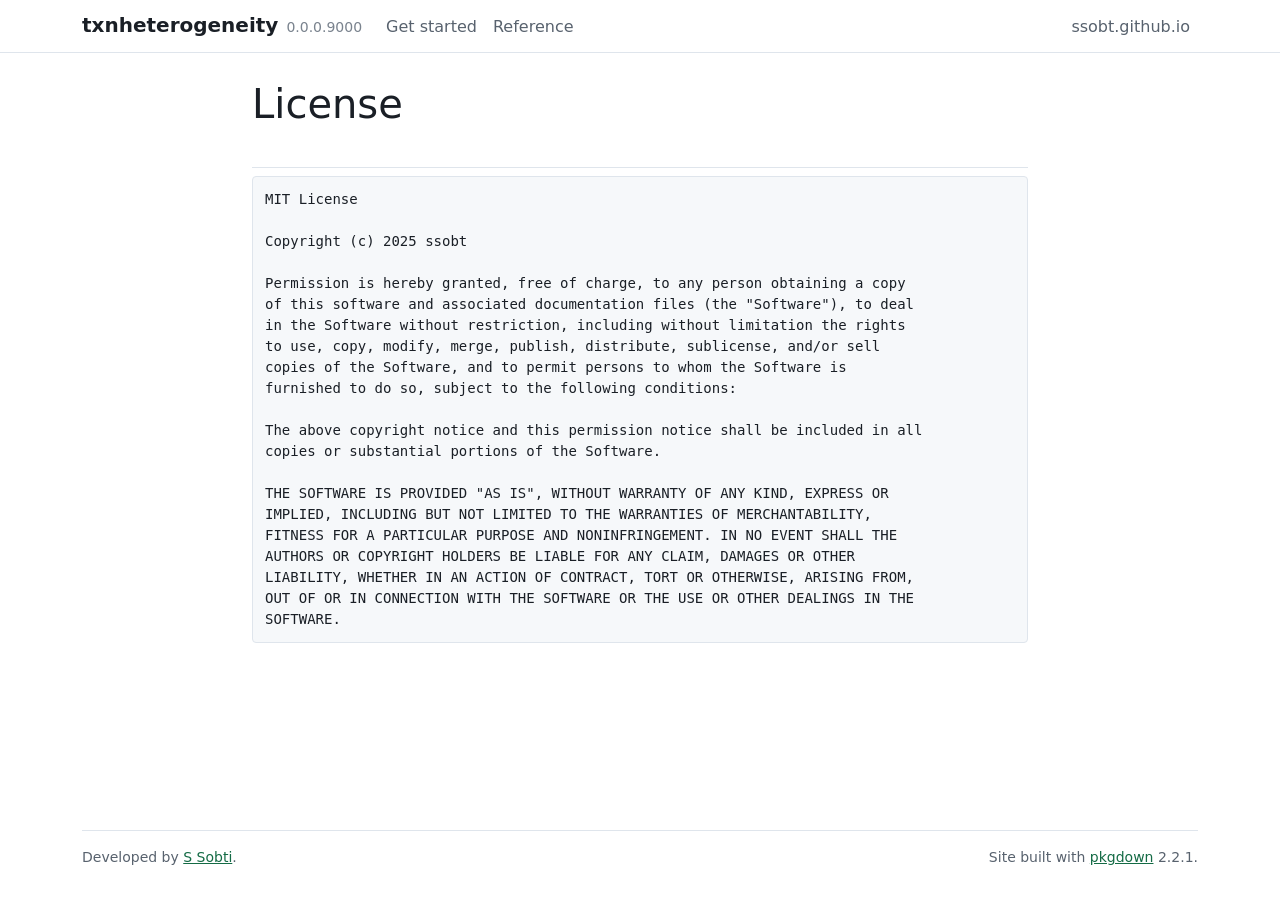
<file: docs/LICENSE-text.html>
<!DOCTYPE html>
<!-- Generated by pkgdown: do not edit by hand --><html lang="en"><head><meta http-equiv="Content-Type" content="text/html; charset=UTF-8"><meta charset="utf-8"><meta http-equiv="X-UA-Compatible" content="IE=edge"><meta name="viewport" content="width=device-width, initial-scale=1, shrink-to-fit=no"><title>License • txnheterogeneity</title><script src="deps/jquery-3.6.0/jquery-3.6.0.min.js"></script><meta name="viewport" content="width=device-width, initial-scale=1, shrink-to-fit=no"><link href="deps/bootstrap-5.3.8/bootstrap.min.css" rel="stylesheet"><script src="deps/bootstrap-5.3.8/bootstrap.bundle.min.js"></script><link href="deps/font-awesome-6.5.2/css/all.min.css" rel="stylesheet"><link href="deps/font-awesome-6.5.2/css/v4-shims.min.css" rel="stylesheet"><script src="deps/headroom-0.11.0/headroom.min.js"></script><script src="deps/headroom-0.11.0/jQuery.headroom.min.js"></script><script src="deps/bootstrap-toc-1.0.1/bootstrap-toc.min.js"></script><script src="deps/clipboard.js-2.0.11/clipboard.min.js"></script><script src="deps/search-1.0.0/autocomplete.jquery.min.js"></script><script src="deps/search-1.0.0/fuse.min.js"></script><script src="deps/search-1.0.0/mark.min.js"></script><!-- pkgdown --><script src="pkgdown.js"></script><link href="extra.css" rel="stylesheet"><meta property="og:title" content="License"></head><body>
    <a href="#main" class="visually-hidden-focusable">Skip to contents</a>


    <nav class="navbar navbar-expand-lg fixed-top bg-light" data-bs-theme="light" aria-label="Site navigation"><div class="container">

    <a class="navbar-brand me-2" href="index.html">txnheterogeneity</a>

    <small class="nav-text text-muted me-auto" data-bs-toggle="tooltip" data-bs-placement="bottom" title="">0.0.0.9000</small>


    <button class="navbar-toggler" type="button" data-bs-toggle="collapse" data-bs-target="#navbar" aria-controls="navbar" aria-expanded="false" aria-label="Toggle navigation">
      <span class="navbar-toggler-icon"></span>
    </button>

    <div id="navbar" class="collapse navbar-collapse ms-3">
      <ul class="navbar-nav me-auto"><li class="nav-item"><a class="nav-link" href="articles/txnheterogeneity.html">Get started</a></li>
<li class="nav-item"><a class="nav-link" href="reference/index.html">Reference</a></li>
      </ul><ul class="navbar-nav"><li class="nav-item"><a class="external-link nav-link" href="https://ssobt.github.io">ssobt.github.io</a></li>
      </ul></div>


  </div>
</nav><div class="container template-title-body">
<div class="row">
  <main id="main" class="col-md-9"><div class="page-header">

      <h1>License</h1>

    </div>

<pre>MIT License

Copyright (c) 2025 ssobt

Permission is hereby granted, free of charge, to any person obtaining a copy
of this software and associated documentation files (the "Software"), to deal
in the Software without restriction, including without limitation the rights
to use, copy, modify, merge, publish, distribute, sublicense, and/or sell
copies of the Software, and to permit persons to whom the Software is
furnished to do so, subject to the following conditions:

The above copyright notice and this permission notice shall be included in all
copies or substantial portions of the Software.

THE SOFTWARE IS PROVIDED "AS IS", WITHOUT WARRANTY OF ANY KIND, EXPRESS OR
IMPLIED, INCLUDING BUT NOT LIMITED TO THE WARRANTIES OF MERCHANTABILITY,
FITNESS FOR A PARTICULAR PURPOSE AND NONINFRINGEMENT. IN NO EVENT SHALL THE
AUTHORS OR COPYRIGHT HOLDERS BE LIABLE FOR ANY CLAIM, DAMAGES OR OTHER
LIABILITY, WHETHER IN AN ACTION OF CONTRACT, TORT OR OTHERWISE, ARISING FROM,
OUT OF OR IN CONNECTION WITH THE SOFTWARE OR THE USE OR OTHER DEALINGS IN THE
SOFTWARE.
</pre>

  </main></div>


    <footer><div class="pkgdown-footer-left">
  <p>Developed by <a href="https://ssobt.github.io" class="external-link">S Sobti</a>.</p>
</div>

<div class="pkgdown-footer-right">
  <p>Site built with <a href="https://pkgdown.r-lib.org/" class="external-link">pkgdown</a> 2.2.1.</p>
</div>

    </footer></div>





  </body></html>
</file>
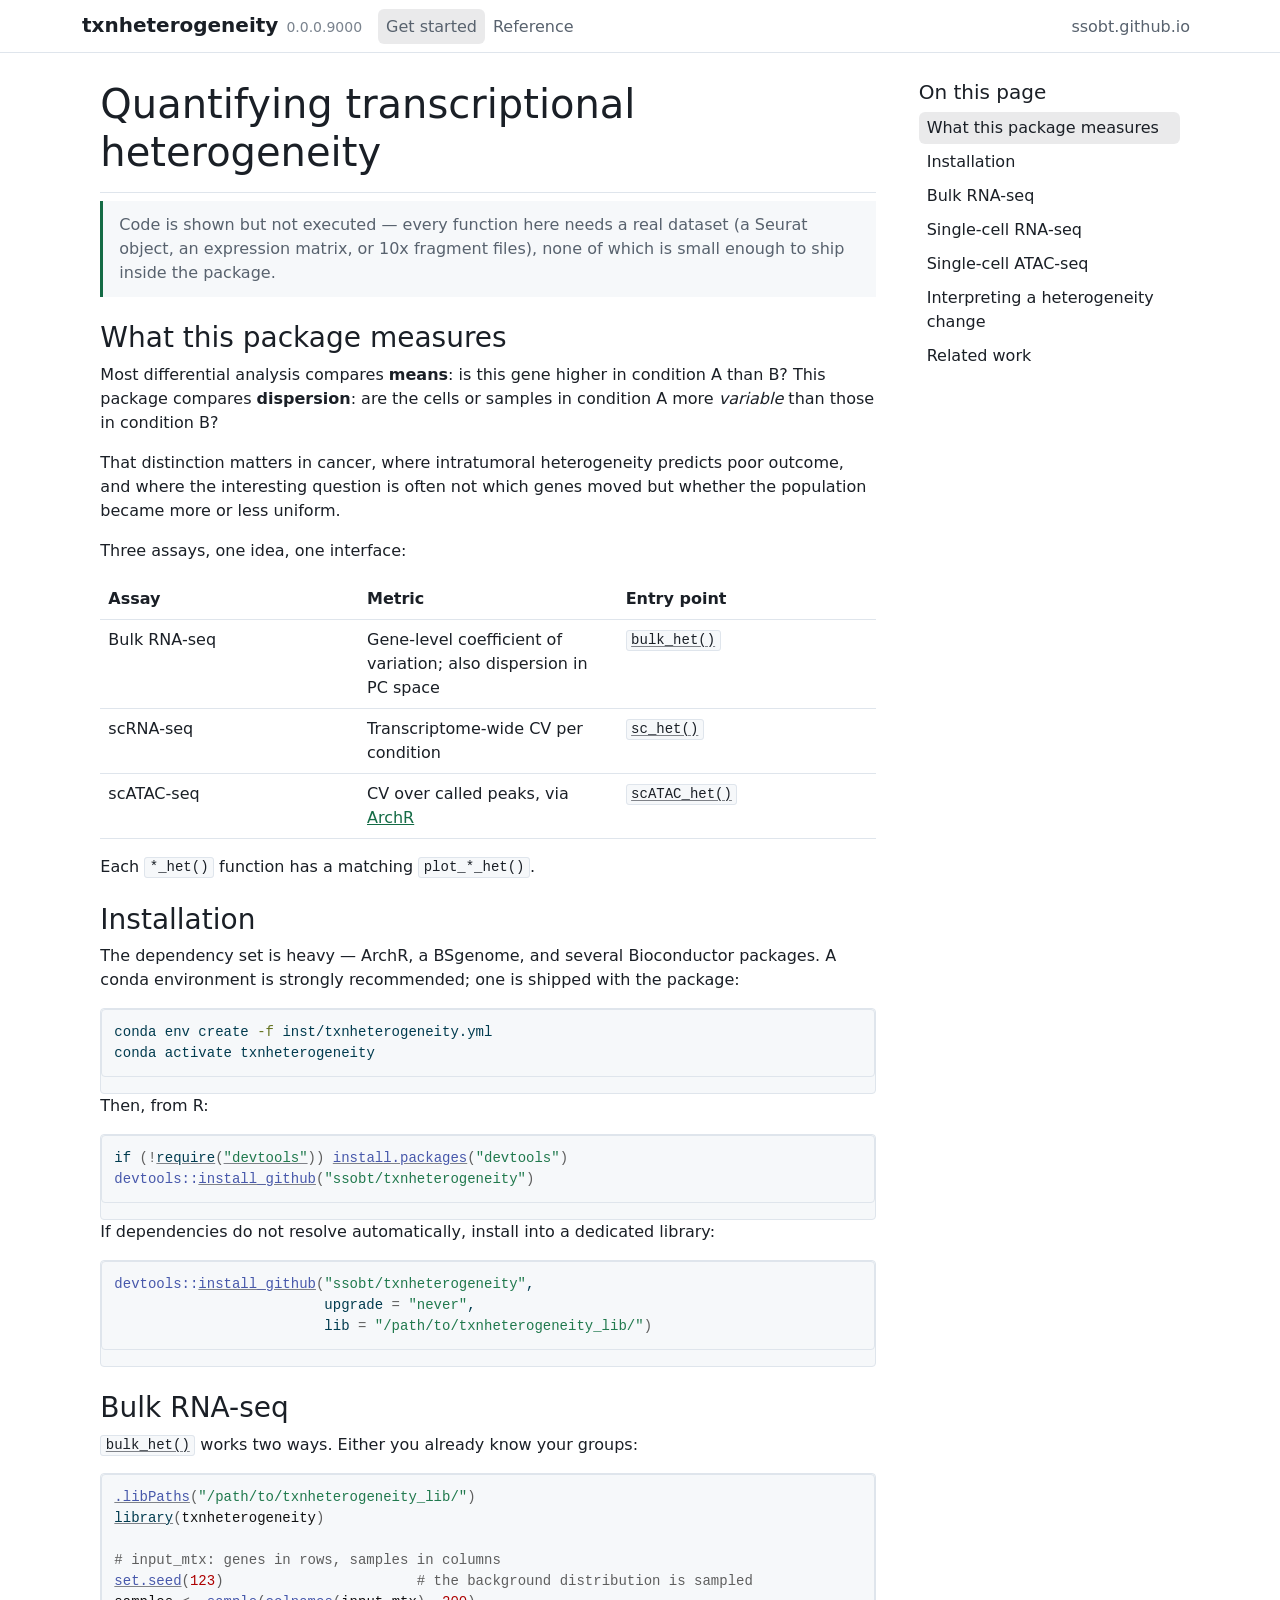
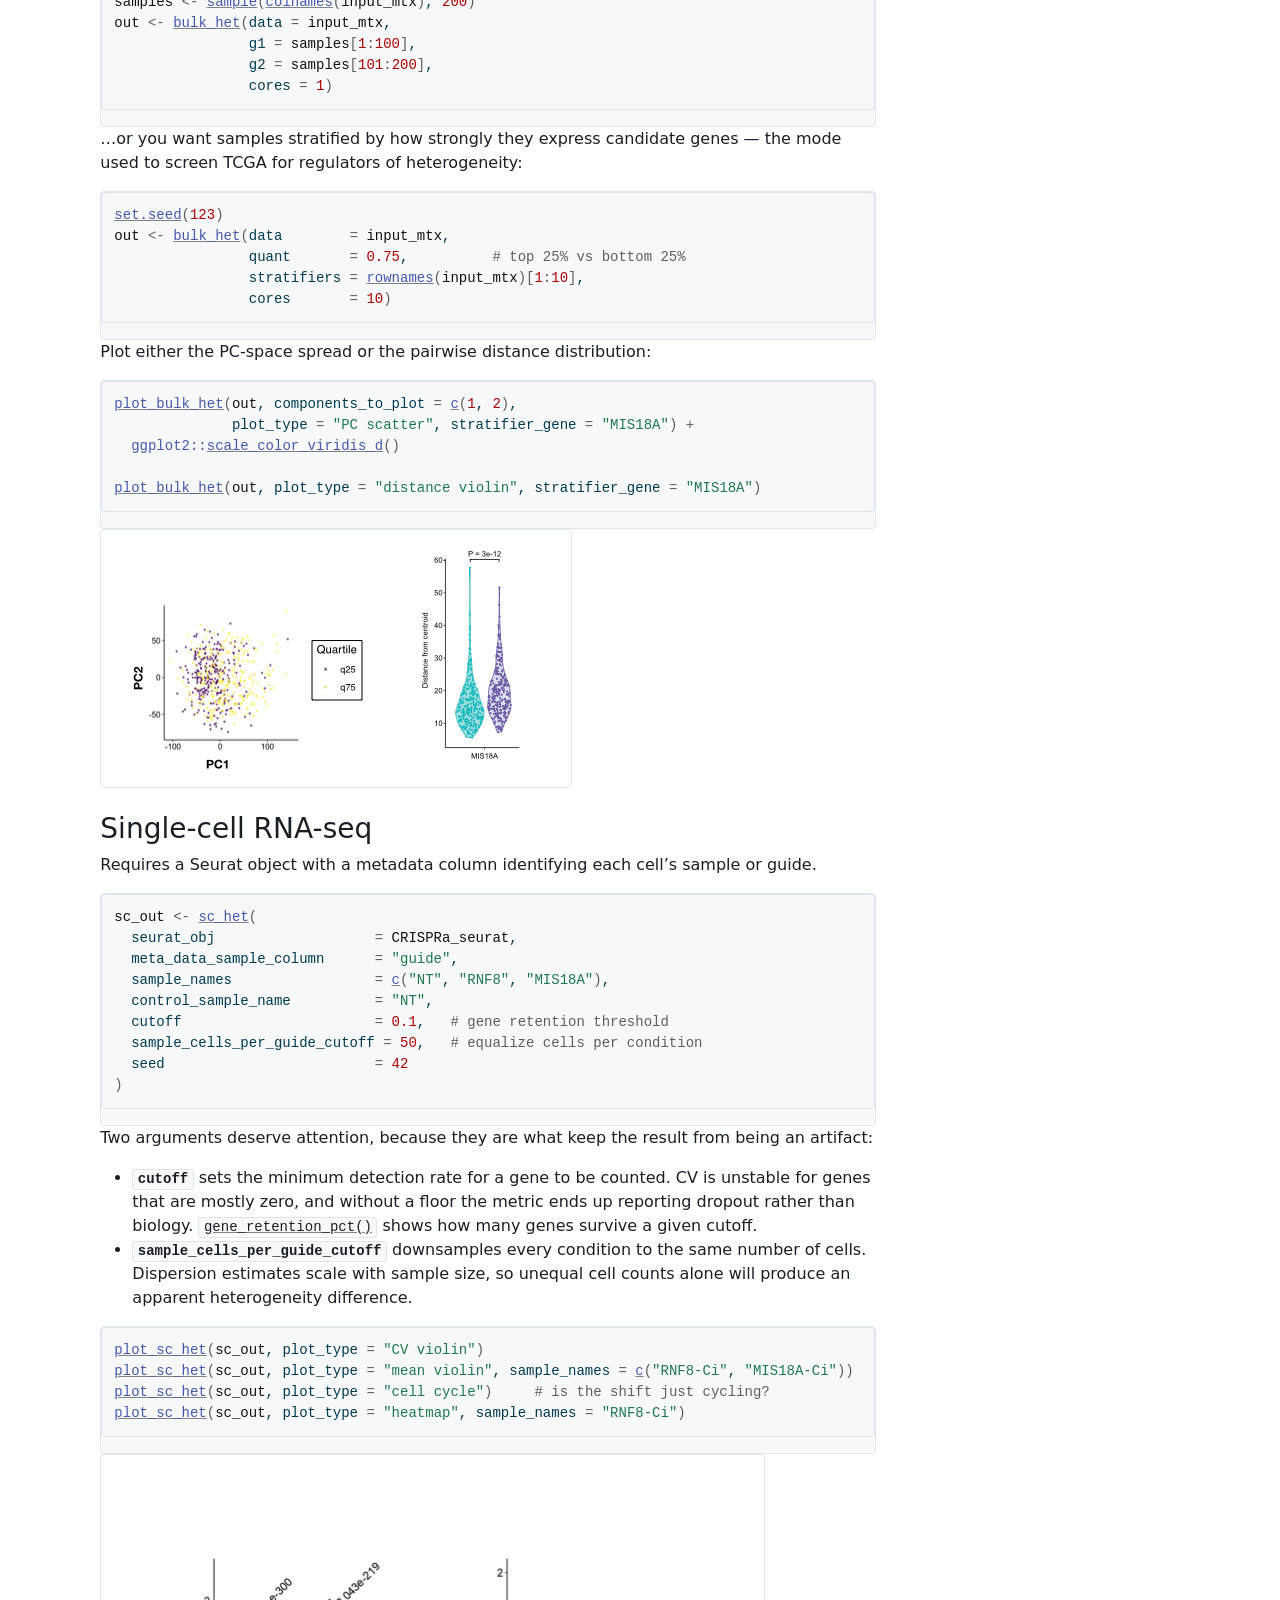
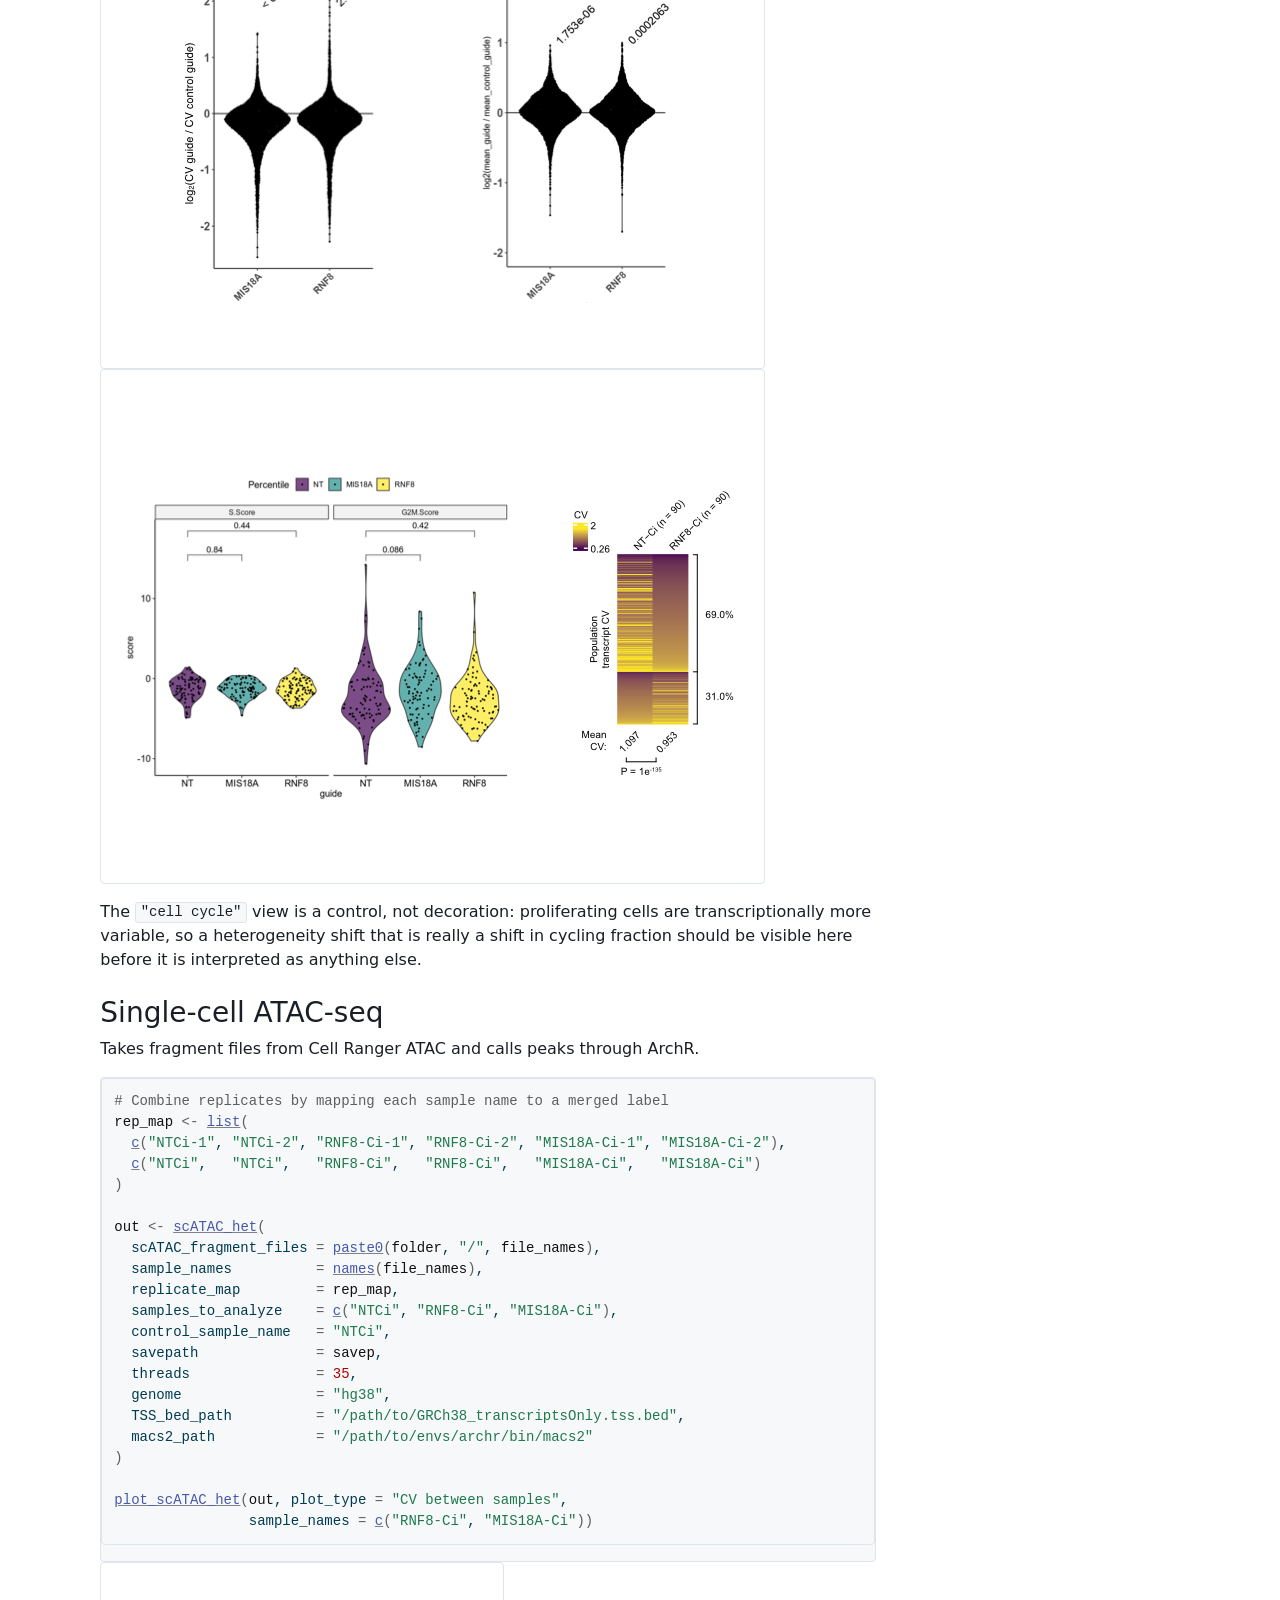
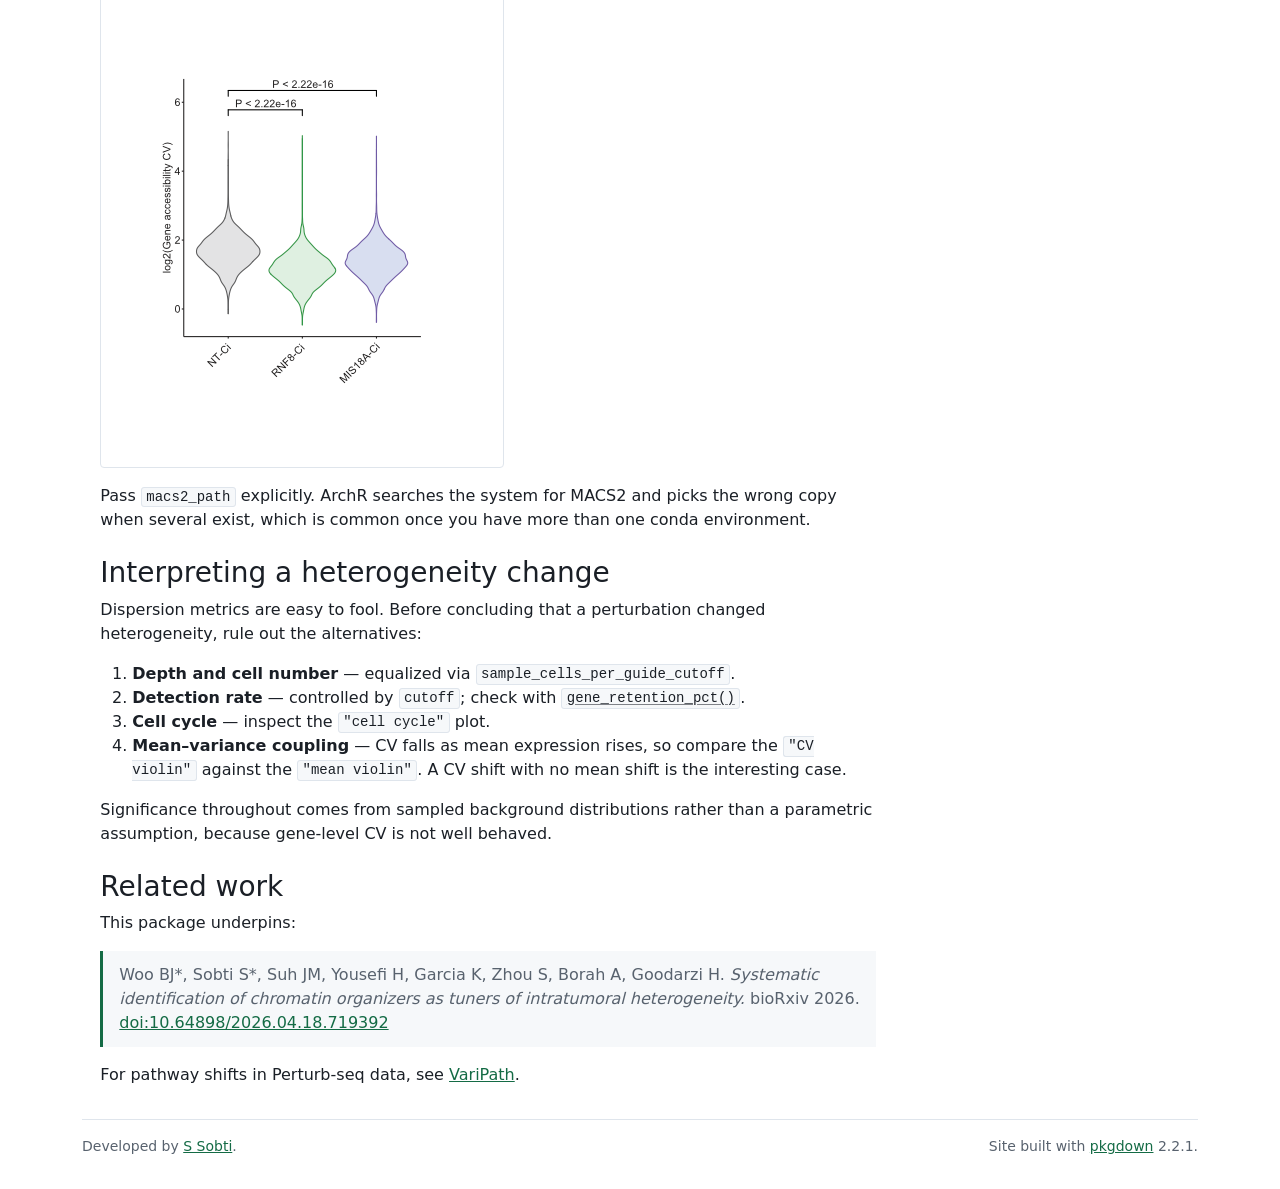
<file: docs/articles/txnheterogeneity.html>
<!DOCTYPE html>
<!-- Generated by pkgdown: do not edit by hand --><html lang="en">
<head>
<meta http-equiv="Content-Type" content="text/html; charset=UTF-8">
<meta charset="utf-8">
<meta http-equiv="X-UA-Compatible" content="IE=edge">
<meta name="viewport" content="width=device-width, initial-scale=1, shrink-to-fit=no">
<title>Quantifying transcriptional heterogeneity • txnheterogeneity</title>
<script src="../deps/jquery-3.6.0/jquery-3.6.0.min.js"></script><meta name="viewport" content="width=device-width, initial-scale=1, shrink-to-fit=no">
<link href="../deps/bootstrap-5.3.8/bootstrap.min.css" rel="stylesheet">
<script src="../deps/bootstrap-5.3.8/bootstrap.bundle.min.js"></script><link href="../deps/font-awesome-6.5.2/css/all.min.css" rel="stylesheet">
<link href="../deps/font-awesome-6.5.2/css/v4-shims.min.css" rel="stylesheet">
<script src="../deps/headroom-0.11.0/headroom.min.js"></script><script src="../deps/headroom-0.11.0/jQuery.headroom.min.js"></script><script src="../deps/bootstrap-toc-1.0.1/bootstrap-toc.min.js"></script><script src="../deps/clipboard.js-2.0.11/clipboard.min.js"></script><script src="../deps/search-1.0.0/autocomplete.jquery.min.js"></script><script src="../deps/search-1.0.0/fuse.min.js"></script><script src="../deps/search-1.0.0/mark.min.js"></script><!-- pkgdown --><script src="../pkgdown.js"></script><link href="../extra.css" rel="stylesheet">
<meta property="og:title" content="Quantifying transcriptional heterogeneity">
</head>
<body>
    <a href="#main" class="visually-hidden-focusable">Skip to contents</a>


    <nav class="navbar navbar-expand-lg fixed-top bg-light" data-bs-theme="light" aria-label="Site navigation"><div class="container">

    <a class="navbar-brand me-2" href="../index.html">txnheterogeneity</a>

    <small class="nav-text text-muted me-auto" data-bs-toggle="tooltip" data-bs-placement="bottom" title="">0.0.0.9000</small>


    <button class="navbar-toggler" type="button" data-bs-toggle="collapse" data-bs-target="#navbar" aria-controls="navbar" aria-expanded="false" aria-label="Toggle navigation">
      <span class="navbar-toggler-icon"></span>
    </button>

    <div id="navbar" class="collapse navbar-collapse ms-3">
      <ul class="navbar-nav me-auto">
<li class="active nav-item"><a class="nav-link" href="../articles/txnheterogeneity.html">Get started</a></li>
<li class="nav-item"><a class="nav-link" href="../reference/index.html">Reference</a></li>
      </ul>
<ul class="navbar-nav">
<li class="nav-item"><a class="external-link nav-link" href="https://ssobt.github.io">ssobt.github.io</a></li>
      </ul>
</div>


  </div>
</nav><div class="container template-article">




<div class="row">
  <main id="main" class="col-md-9"><div class="page-header">

      <h1>Quantifying transcriptional heterogeneity</h1>
            
      

      <div class="d-none name"><code>txnheterogeneity.Rmd</code></div>
    </div>

    
    
<blockquote>
<p>Code is shown but not executed — every function here needs a real
dataset (a Seurat object, an expression matrix, or 10x fragment files),
none of which is small enough to ship inside the package.</p>
</blockquote>
<div class="section level2">
<h2 id="what-this-package-measures">What this package measures<a class="anchor" aria-label="anchor" href="#what-this-package-measures"></a>
</h2>
<p>Most differential analysis compares <strong>means</strong>: is this
gene higher in condition A than B? This package compares
<strong>dispersion</strong>: are the cells or samples in condition A
more <em>variable</em> than those in condition B?</p>
<p>That distinction matters in cancer, where intratumoral heterogeneity
predicts poor outcome, and where the interesting question is often not
which genes moved but whether the population became more or less
uniform.</p>
<p>Three assays, one idea, one interface:</p>
<table class="table">
<colgroup>
<col width="33%">
<col width="33%">
<col width="33%">
</colgroup>
<thead><tr class="header">
<th>Assay</th>
<th>Metric</th>
<th>Entry point</th>
</tr></thead>
<tbody>
<tr class="odd">
<td>Bulk RNA-seq</td>
<td>Gene-level coefficient of variation; also dispersion in PC
space</td>
<td><code><a href="../reference/bulk_het.html">bulk_het()</a></code></td>
</tr>
<tr class="even">
<td>scRNA-seq</td>
<td>Transcriptome-wide CV per condition</td>
<td><code><a href="../reference/sc_het.html">sc_het()</a></code></td>
</tr>
<tr class="odd">
<td>scATAC-seq</td>
<td>CV over called peaks, via <a href="https://www.archrproject.com" class="external-link">ArchR</a>
</td>
<td><code><a href="../reference/scATAC_het.html">scATAC_het()</a></code></td>
</tr>
</tbody>
</table>
<p>Each <code>*_het()</code> function has a matching
<code>plot_*_het()</code>.</p>
</div>
<div class="section level2">
<h2 id="installation">Installation<a class="anchor" aria-label="anchor" href="#installation"></a>
</h2>
<p>The dependency set is heavy — ArchR, a BSgenome, and several
Bioconductor packages. A conda environment is strongly recommended; one
is shipped with the package:</p>
<div class="sourceCode" id="cb1"><pre class="sourceCode bash"><code class="sourceCode bash"><span id="cb1-1"><a href="#cb1-1" tabindex="-1"></a><span class="ex">conda</span> env create <span class="at">-f</span> inst/txnheterogeneity.yml</span>
<span id="cb1-2"><a href="#cb1-2" tabindex="-1"></a><span class="ex">conda</span> activate txnheterogeneity</span></code></pre></div>
<p>Then, from R:</p>
<div class="sourceCode" id="cb2"><pre class="downlit sourceCode r">
<code class="sourceCode R"><span><span class="kw">if</span> <span class="op">(</span><span class="op">!</span><span class="kw"><a href="https://rdrr.io/r/base/library.html" class="external-link">require</a></span><span class="op">(</span><span class="st"><a href="https://devtools.r-lib.org/" class="external-link">"devtools"</a></span><span class="op">)</span><span class="op">)</span> <span class="fu"><a href="https://rdrr.io/r/utils/install.packages.html" class="external-link">install.packages</a></span><span class="op">(</span><span class="st">"devtools"</span><span class="op">)</span></span>
<span><span class="fu">devtools</span><span class="fu">::</span><span class="fu"><a href="https://devtools.r-lib.org/reference/install-deprecated.html" class="external-link">install_github</a></span><span class="op">(</span><span class="st">"ssobt/txnheterogeneity"</span><span class="op">)</span></span></code></pre></div>
<p>If dependencies do not resolve automatically, install into a
dedicated library:</p>
<div class="sourceCode" id="cb3"><pre class="downlit sourceCode r">
<code class="sourceCode R"><span><span class="fu">devtools</span><span class="fu">::</span><span class="fu"><a href="https://devtools.r-lib.org/reference/install-deprecated.html" class="external-link">install_github</a></span><span class="op">(</span><span class="st">"ssobt/txnheterogeneity"</span>,</span>
<span>                         upgrade <span class="op">=</span> <span class="st">"never"</span>,</span>
<span>                         lib <span class="op">=</span> <span class="st">"/path/to/txnheterogeneity_lib/"</span><span class="op">)</span></span></code></pre></div>
</div>
<div class="section level2">
<h2 id="bulk-rna-seq">Bulk RNA-seq<a class="anchor" aria-label="anchor" href="#bulk-rna-seq"></a>
</h2>
<p><code><a href="../reference/bulk_het.html">bulk_het()</a></code> works two ways. Either you already know your
groups:</p>
<div class="sourceCode" id="cb4"><pre class="downlit sourceCode r">
<code class="sourceCode R"><span><span class="fu"><a href="https://rdrr.io/r/base/libPaths.html" class="external-link">.libPaths</a></span><span class="op">(</span><span class="st">"/path/to/txnheterogeneity_lib/"</span><span class="op">)</span></span>
<span><span class="kw"><a href="https://rdrr.io/r/base/library.html" class="external-link">library</a></span><span class="op">(</span><span class="va">txnheterogeneity</span><span class="op">)</span></span>
<span></span>
<span><span class="co"># input_mtx: genes in rows, samples in columns</span></span>
<span><span class="fu"><a href="https://rdrr.io/r/base/Random.html" class="external-link">set.seed</a></span><span class="op">(</span><span class="fl">123</span><span class="op">)</span>                       <span class="co"># the background distribution is sampled</span></span>
<span><span class="va">samples</span> <span class="op">&lt;-</span> <span class="fu"><a href="https://rdrr.io/r/base/sample.html" class="external-link">sample</a></span><span class="op">(</span><span class="fu"><a href="https://rdrr.io/r/base/colnames.html" class="external-link">colnames</a></span><span class="op">(</span><span class="va">input_mtx</span><span class="op">)</span>, <span class="fl">200</span><span class="op">)</span></span>
<span><span class="va">out</span> <span class="op">&lt;-</span> <span class="fu"><a href="../reference/bulk_het.html">bulk_het</a></span><span class="op">(</span>data <span class="op">=</span> <span class="va">input_mtx</span>,</span>
<span>                g1 <span class="op">=</span> <span class="va">samples</span><span class="op">[</span><span class="fl">1</span><span class="op">:</span><span class="fl">100</span><span class="op">]</span>,</span>
<span>                g2 <span class="op">=</span> <span class="va">samples</span><span class="op">[</span><span class="fl">101</span><span class="op">:</span><span class="fl">200</span><span class="op">]</span>,</span>
<span>                cores <span class="op">=</span> <span class="fl">1</span><span class="op">)</span></span></code></pre></div>
<p>…or you want samples stratified by how strongly they express
candidate genes — the mode used to screen TCGA for regulators of
heterogeneity:</p>
<div class="sourceCode" id="cb5"><pre class="downlit sourceCode r">
<code class="sourceCode R"><span><span class="fu"><a href="https://rdrr.io/r/base/Random.html" class="external-link">set.seed</a></span><span class="op">(</span><span class="fl">123</span><span class="op">)</span></span>
<span><span class="va">out</span> <span class="op">&lt;-</span> <span class="fu"><a href="../reference/bulk_het.html">bulk_het</a></span><span class="op">(</span>data        <span class="op">=</span> <span class="va">input_mtx</span>,</span>
<span>                quant       <span class="op">=</span> <span class="fl">0.75</span>,          <span class="co"># top 25% vs bottom 25%</span></span>
<span>                stratifiers <span class="op">=</span> <span class="fu"><a href="https://rdrr.io/r/base/colnames.html" class="external-link">rownames</a></span><span class="op">(</span><span class="va">input_mtx</span><span class="op">)</span><span class="op">[</span><span class="fl">1</span><span class="op">:</span><span class="fl">10</span><span class="op">]</span>,</span>
<span>                cores       <span class="op">=</span> <span class="fl">10</span><span class="op">)</span></span></code></pre></div>
<p>Plot either the PC-space spread or the pairwise distance
distribution:</p>
<div class="sourceCode" id="cb6"><pre class="downlit sourceCode r">
<code class="sourceCode R"><span><span class="fu"><a href="../reference/plot_bulk_het.html">plot_bulk_het</a></span><span class="op">(</span><span class="va">out</span>, components_to_plot <span class="op">=</span> <span class="fu"><a href="https://rdrr.io/r/base/c.html" class="external-link">c</a></span><span class="op">(</span><span class="fl">1</span>, <span class="fl">2</span><span class="op">)</span>,</span>
<span>              plot_type <span class="op">=</span> <span class="st">"PC scatter"</span>, stratifier_gene <span class="op">=</span> <span class="st">"MIS18A"</span><span class="op">)</span> <span class="op">+</span></span>
<span>  <span class="fu">ggplot2</span><span class="fu">::</span><span class="fu"><a href="https://ggplot2.tidyverse.org/reference/scale_viridis.html" class="external-link">scale_color_viridis_d</a></span><span class="op">(</span><span class="op">)</span></span>
<span></span>
<span><span class="fu"><a href="../reference/plot_bulk_het.html">plot_bulk_het</a></span><span class="op">(</span><span class="va">out</span>, plot_type <span class="op">=</span> <span class="st">"distance violin"</span>, stratifier_gene <span class="op">=</span> <span class="st">"MIS18A"</span><span class="op">)</span></span></code></pre></div>
<p><img src="../reference/figures/bulk_scatter_violin.png" alt="Output of plot_bulk_het()"></p>
</div>
<div class="section level2">
<h2 id="single-cell-rna-seq">Single-cell RNA-seq<a class="anchor" aria-label="anchor" href="#single-cell-rna-seq"></a>
</h2>
<p>Requires a Seurat object with a metadata column identifying each
cell’s sample or guide.</p>
<div class="sourceCode" id="cb7"><pre class="downlit sourceCode r">
<code class="sourceCode R"><span><span class="va">sc_out</span> <span class="op">&lt;-</span> <span class="fu"><a href="../reference/sc_het.html">sc_het</a></span><span class="op">(</span></span>
<span>  seurat_obj                   <span class="op">=</span> <span class="va">CRISPRa_seurat</span>,</span>
<span>  meta_data_sample_column      <span class="op">=</span> <span class="st">"guide"</span>,</span>
<span>  sample_names                 <span class="op">=</span> <span class="fu"><a href="https://rdrr.io/r/base/c.html" class="external-link">c</a></span><span class="op">(</span><span class="st">"NT"</span>, <span class="st">"RNF8"</span>, <span class="st">"MIS18A"</span><span class="op">)</span>,</span>
<span>  control_sample_name          <span class="op">=</span> <span class="st">"NT"</span>,</span>
<span>  cutoff                       <span class="op">=</span> <span class="fl">0.1</span>,   <span class="co"># gene retention threshold</span></span>
<span>  sample_cells_per_guide_cutoff <span class="op">=</span> <span class="fl">50</span>,   <span class="co"># equalize cells per condition</span></span>
<span>  seed                         <span class="op">=</span> <span class="fl">42</span></span>
<span><span class="op">)</span></span></code></pre></div>
<p>Two arguments deserve attention, because they are what keep the
result from being an artifact:</p>
<ul>
<li>
<strong><code>cutoff</code></strong> sets the minimum detection rate
for a gene to be counted. CV is unstable for genes that are mostly zero,
and without a floor the metric ends up reporting dropout rather than
biology. <code><a href="../reference/gene_retention_pct.html">gene_retention_pct()</a></code> shows how many genes survive
a given cutoff.</li>
<li>
<strong><code>sample_cells_per_guide_cutoff</code></strong>
downsamples every condition to the same number of cells. Dispersion
estimates scale with sample size, so unequal cell counts alone will
produce an apparent heterogeneity difference.</li>
</ul>
<div class="sourceCode" id="cb8"><pre class="downlit sourceCode r">
<code class="sourceCode R"><span><span class="fu"><a href="../reference/plot_sc_het.html">plot_sc_het</a></span><span class="op">(</span><span class="va">sc_out</span>, plot_type <span class="op">=</span> <span class="st">"CV violin"</span><span class="op">)</span></span>
<span><span class="fu"><a href="../reference/plot_sc_het.html">plot_sc_het</a></span><span class="op">(</span><span class="va">sc_out</span>, plot_type <span class="op">=</span> <span class="st">"mean violin"</span>, sample_names <span class="op">=</span> <span class="fu"><a href="https://rdrr.io/r/base/c.html" class="external-link">c</a></span><span class="op">(</span><span class="st">"RNF8-Ci"</span>, <span class="st">"MIS18A-Ci"</span><span class="op">)</span><span class="op">)</span></span>
<span><span class="fu"><a href="../reference/plot_sc_het.html">plot_sc_het</a></span><span class="op">(</span><span class="va">sc_out</span>, plot_type <span class="op">=</span> <span class="st">"cell cycle"</span><span class="op">)</span>     <span class="co"># is the shift just cycling?</span></span>
<span><span class="fu"><a href="../reference/plot_sc_het.html">plot_sc_het</a></span><span class="op">(</span><span class="va">sc_out</span>, plot_type <span class="op">=</span> <span class="st">"heatmap"</span>, sample_names <span class="op">=</span> <span class="st">"RNF8-Ci"</span><span class="op">)</span></span></code></pre></div>
<p><img src="../reference/figures/sc_ratios.png" alt="Output of plot_sc_het()"><img src="../reference/figures/sc_cc_ht.png" alt="Cell-cycle breakdown from plot_sc_het()"></p>
<p>The <code>"cell cycle"</code> view is a control, not decoration:
proliferating cells are transcriptionally more variable, so a
heterogeneity shift that is really a shift in cycling fraction should be
visible here before it is interpreted as anything else.</p>
</div>
<div class="section level2">
<h2 id="single-cell-atac-seq">Single-cell ATAC-seq<a class="anchor" aria-label="anchor" href="#single-cell-atac-seq"></a>
</h2>
<p>Takes fragment files from Cell Ranger ATAC and calls peaks through
ArchR.</p>
<div class="sourceCode" id="cb9"><pre class="downlit sourceCode r">
<code class="sourceCode R"><span><span class="co"># Combine replicates by mapping each sample name to a merged label</span></span>
<span><span class="va">rep_map</span> <span class="op">&lt;-</span> <span class="fu"><a href="https://rdrr.io/r/base/list.html" class="external-link">list</a></span><span class="op">(</span></span>
<span>  <span class="fu"><a href="https://rdrr.io/r/base/c.html" class="external-link">c</a></span><span class="op">(</span><span class="st">"NTCi-1"</span>, <span class="st">"NTCi-2"</span>, <span class="st">"RNF8-Ci-1"</span>, <span class="st">"RNF8-Ci-2"</span>, <span class="st">"MIS18A-Ci-1"</span>, <span class="st">"MIS18A-Ci-2"</span><span class="op">)</span>,</span>
<span>  <span class="fu"><a href="https://rdrr.io/r/base/c.html" class="external-link">c</a></span><span class="op">(</span><span class="st">"NTCi"</span>,   <span class="st">"NTCi"</span>,   <span class="st">"RNF8-Ci"</span>,   <span class="st">"RNF8-Ci"</span>,   <span class="st">"MIS18A-Ci"</span>,   <span class="st">"MIS18A-Ci"</span><span class="op">)</span></span>
<span><span class="op">)</span></span>
<span></span>
<span><span class="va">out</span> <span class="op">&lt;-</span> <span class="fu"><a href="../reference/scATAC_het.html">scATAC_het</a></span><span class="op">(</span></span>
<span>  scATAC_fragment_files <span class="op">=</span> <span class="fu"><a href="https://rdrr.io/r/base/paste.html" class="external-link">paste0</a></span><span class="op">(</span><span class="va">folder</span>, <span class="st">"/"</span>, <span class="va">file_names</span><span class="op">)</span>,</span>
<span>  sample_names          <span class="op">=</span> <span class="fu"><a href="https://rdrr.io/r/base/names.html" class="external-link">names</a></span><span class="op">(</span><span class="va">file_names</span><span class="op">)</span>,</span>
<span>  replicate_map         <span class="op">=</span> <span class="va">rep_map</span>,</span>
<span>  samples_to_analyze    <span class="op">=</span> <span class="fu"><a href="https://rdrr.io/r/base/c.html" class="external-link">c</a></span><span class="op">(</span><span class="st">"NTCi"</span>, <span class="st">"RNF8-Ci"</span>, <span class="st">"MIS18A-Ci"</span><span class="op">)</span>,</span>
<span>  control_sample_name   <span class="op">=</span> <span class="st">"NTCi"</span>,</span>
<span>  savepath              <span class="op">=</span> <span class="va">savep</span>,</span>
<span>  threads               <span class="op">=</span> <span class="fl">35</span>,</span>
<span>  genome                <span class="op">=</span> <span class="st">"hg38"</span>,</span>
<span>  TSS_bed_path          <span class="op">=</span> <span class="st">"/path/to/GRCh38_transcriptsOnly.tss.bed"</span>,</span>
<span>  macs2_path            <span class="op">=</span> <span class="st">"/path/to/envs/archr/bin/macs2"</span></span>
<span><span class="op">)</span></span>
<span></span>
<span><span class="fu"><a href="../reference/plot_scATAC_het.html">plot_scATAC_het</a></span><span class="op">(</span><span class="va">out</span>, plot_type <span class="op">=</span> <span class="st">"CV between samples"</span>,</span>
<span>                sample_names <span class="op">=</span> <span class="fu"><a href="https://rdrr.io/r/base/c.html" class="external-link">c</a></span><span class="op">(</span><span class="st">"RNF8-Ci"</span>, <span class="st">"MIS18A-Ci"</span><span class="op">)</span><span class="op">)</span></span></code></pre></div>
<p><img src="../reference/figures/scatac.png" alt="Output of plot_scATAC_het()"></p>
<p>Pass <code>macs2_path</code> explicitly. ArchR searches the system
for MACS2 and picks the wrong copy when several exist, which is common
once you have more than one conda environment.</p>
</div>
<div class="section level2">
<h2 id="interpreting-a-heterogeneity-change">Interpreting a heterogeneity change<a class="anchor" aria-label="anchor" href="#interpreting-a-heterogeneity-change"></a>
</h2>
<p>Dispersion metrics are easy to fool. Before concluding that a
perturbation changed heterogeneity, rule out the alternatives:</p>
<ol style="list-style-type: decimal">
<li>
<strong>Depth and cell number</strong> — equalized via
<code>sample_cells_per_guide_cutoff</code>.</li>
<li>
<strong>Detection rate</strong> — controlled by <code>cutoff</code>;
check with <code><a href="../reference/gene_retention_pct.html">gene_retention_pct()</a></code>.</li>
<li>
<strong>Cell cycle</strong> — inspect the <code>"cell cycle"</code>
plot.</li>
<li>
<strong>Mean–variance coupling</strong> — CV falls as mean
expression rises, so compare the <code>"CV violin"</code> against the
<code>"mean violin"</code>. A CV shift with no mean shift is the
interesting case.</li>
</ol>
<p>Significance throughout comes from sampled background distributions
rather than a parametric assumption, because gene-level CV is not well
behaved.</p>
</div>
<div class="section level2">
<h2 id="related-work">Related work<a class="anchor" aria-label="anchor" href="#related-work"></a>
</h2>
<p>This package underpins:</p>
<blockquote>
<p>Woo BJ*, Sobti S*, Suh JM, Yousefi H, Garcia K, Zhou S, Borah A,
Goodarzi H. <em>Systematic identification of chromatin organizers as
tuners of intratumoral heterogeneity.</em> bioRxiv 2026. <a href="https://doi.org/10.64898/2026.04.18.719392" class="external-link">doi:10.64898/2026.04.18.719392</a></p>
</blockquote>
<p>For pathway shifts in Perturb-seq data, see <a href="https://ssobt.github.io/VariPath/" class="external-link">VariPath</a>.</p>
</div>
  </main><aside class="col-md-3"><nav id="toc" aria-label="Table of contents"><h2>On this page</h2>
    </nav></aside>
</div>



    <footer><div class="pkgdown-footer-left">
  <p>Developed by <a href="https://ssobt.github.io" class="external-link">S Sobti</a>.</p>
</div>

<div class="pkgdown-footer-right">
  <p>Site built with <a href="https://pkgdown.r-lib.org/" class="external-link">pkgdown</a> 2.2.1.</p>
</div>

    </footer>
</div>





  </body>
</html>
</file>
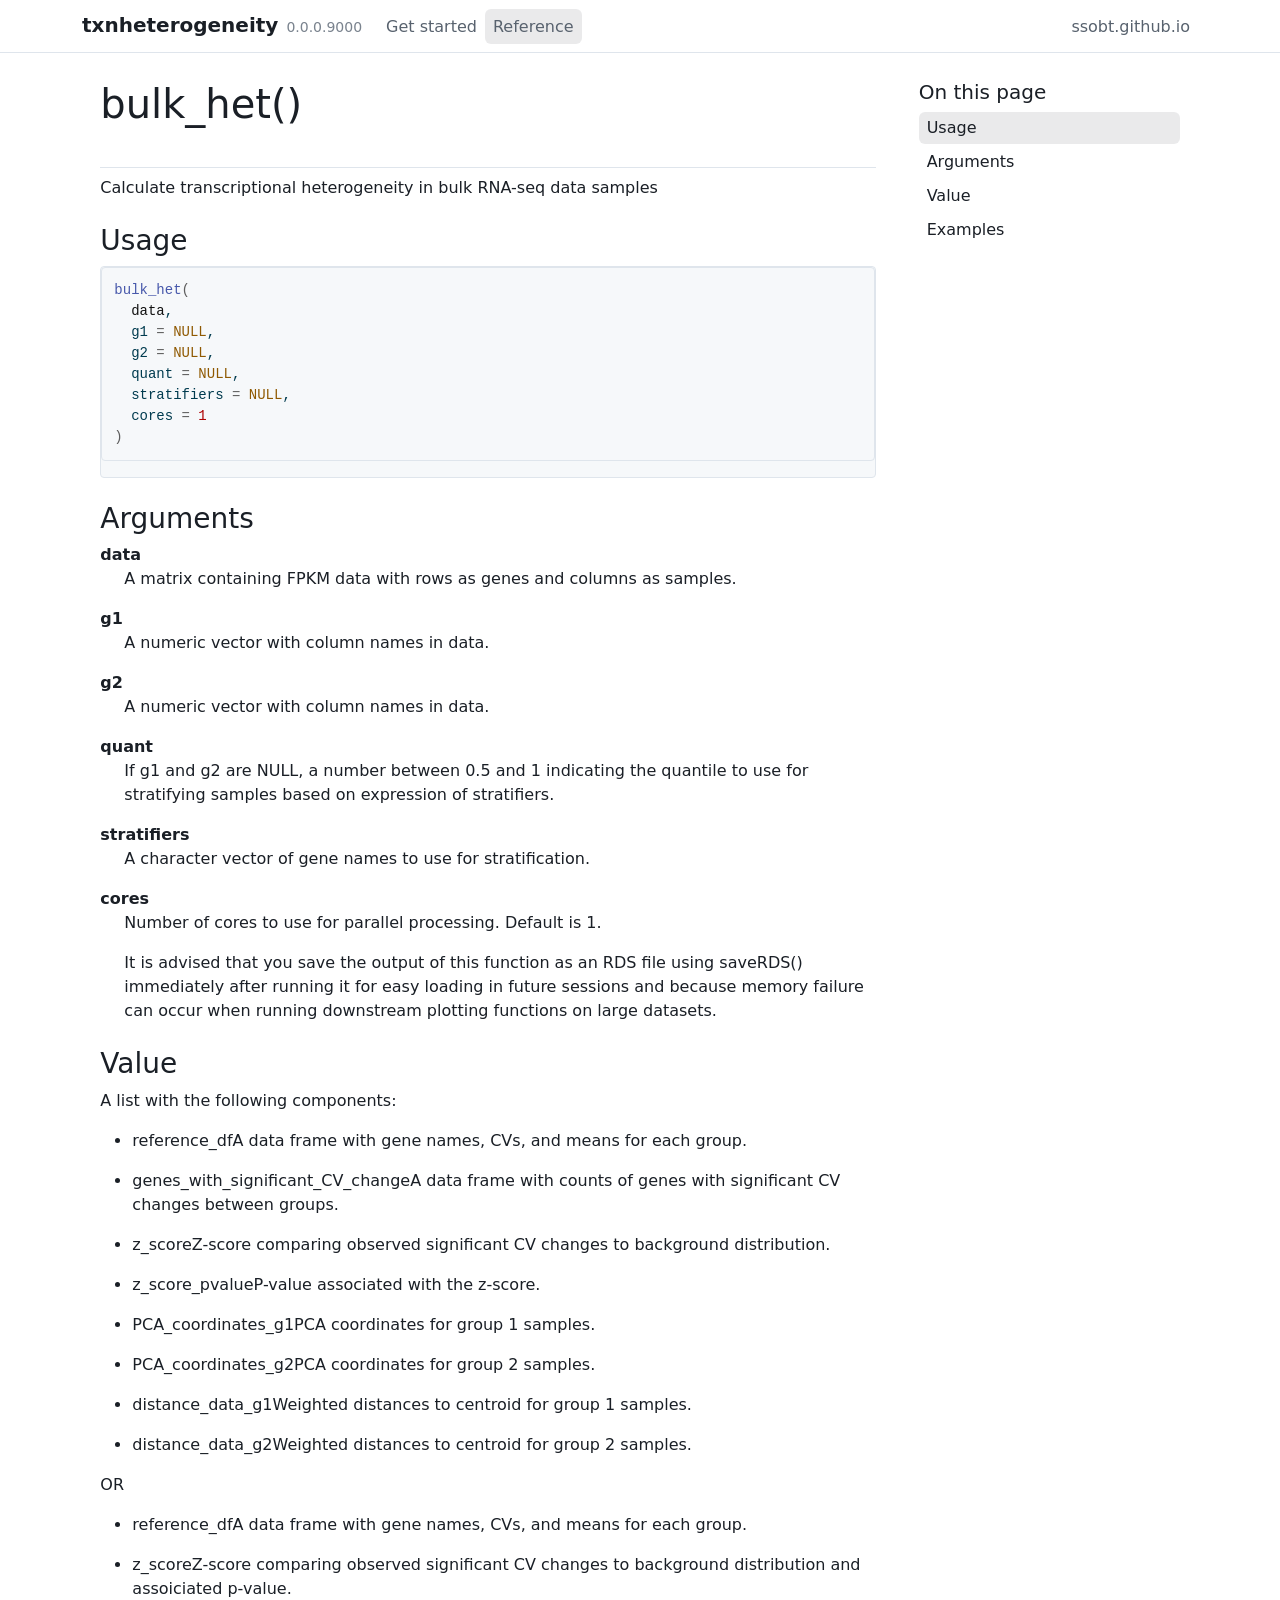
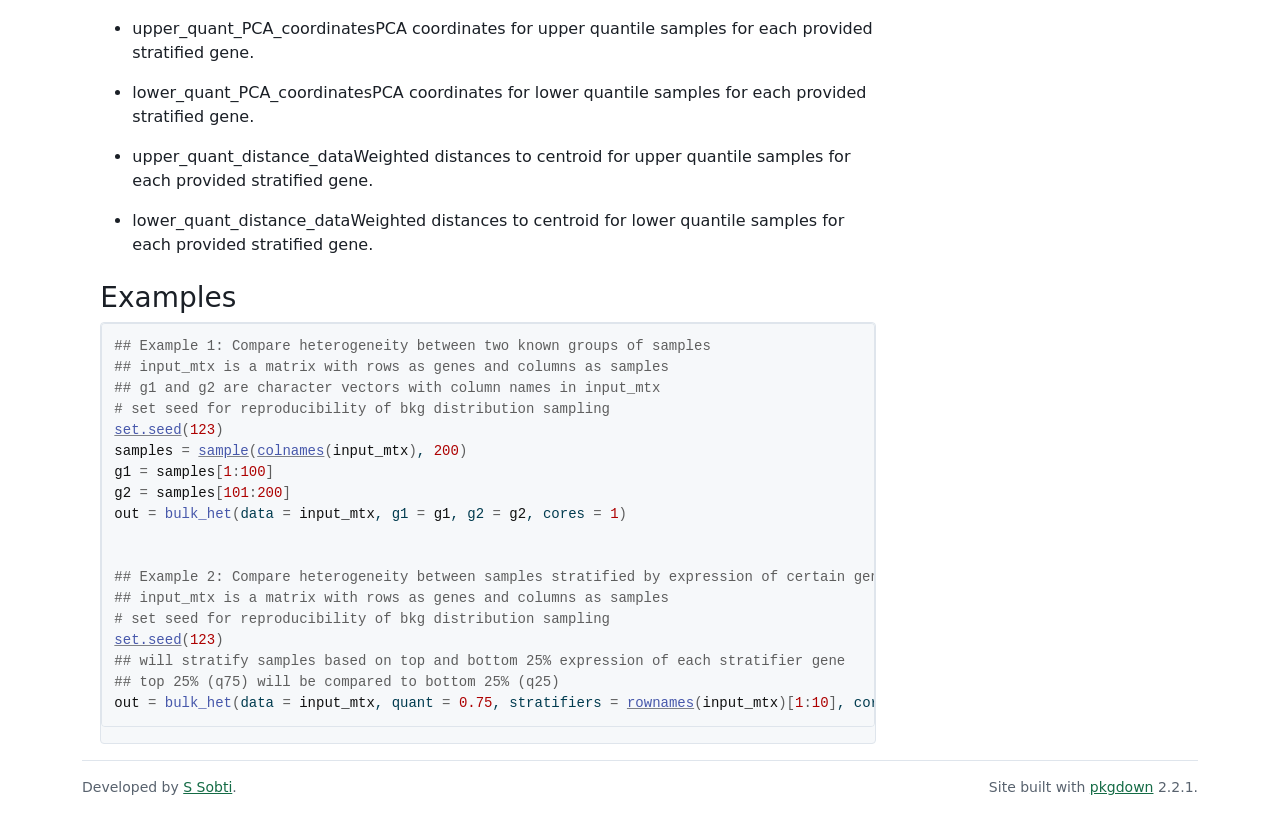
<file: docs/reference/bulk_het.html>
<!DOCTYPE html>
<!-- Generated by pkgdown: do not edit by hand --><html lang="en"><head><meta http-equiv="Content-Type" content="text/html; charset=UTF-8"><meta charset="utf-8"><meta http-equiv="X-UA-Compatible" content="IE=edge"><meta name="viewport" content="width=device-width, initial-scale=1, shrink-to-fit=no"><title>bulk_het() — bulk_het • txnheterogeneity</title><script src="../deps/jquery-3.6.0/jquery-3.6.0.min.js"></script><meta name="viewport" content="width=device-width, initial-scale=1, shrink-to-fit=no"><link href="../deps/bootstrap-5.3.8/bootstrap.min.css" rel="stylesheet"><script src="../deps/bootstrap-5.3.8/bootstrap.bundle.min.js"></script><link href="../deps/font-awesome-6.5.2/css/all.min.css" rel="stylesheet"><link href="../deps/font-awesome-6.5.2/css/v4-shims.min.css" rel="stylesheet"><script src="../deps/headroom-0.11.0/headroom.min.js"></script><script src="../deps/headroom-0.11.0/jQuery.headroom.min.js"></script><script src="../deps/bootstrap-toc-1.0.1/bootstrap-toc.min.js"></script><script src="../deps/clipboard.js-2.0.11/clipboard.min.js"></script><script src="../deps/search-1.0.0/autocomplete.jquery.min.js"></script><script src="../deps/search-1.0.0/fuse.min.js"></script><script src="../deps/search-1.0.0/mark.min.js"></script><!-- pkgdown --><script src="../pkgdown.js"></script><link href="../extra.css" rel="stylesheet"><meta property="og:title" content="bulk_het() — bulk_het"><meta name="description" content="Calculate transcriptional heterogeneity in bulk RNA-seq data samples"><meta property="og:description" content="Calculate transcriptional heterogeneity in bulk RNA-seq data samples"></head><body>
    <a href="#main" class="visually-hidden-focusable">Skip to contents</a>


    <nav class="navbar navbar-expand-lg fixed-top bg-light" data-bs-theme="light" aria-label="Site navigation"><div class="container">

    <a class="navbar-brand me-2" href="../index.html">txnheterogeneity</a>

    <small class="nav-text text-muted me-auto" data-bs-toggle="tooltip" data-bs-placement="bottom" title="">0.0.0.9000</small>


    <button class="navbar-toggler" type="button" data-bs-toggle="collapse" data-bs-target="#navbar" aria-controls="navbar" aria-expanded="false" aria-label="Toggle navigation">
      <span class="navbar-toggler-icon"></span>
    </button>

    <div id="navbar" class="collapse navbar-collapse ms-3">
      <ul class="navbar-nav me-auto"><li class="nav-item"><a class="nav-link" href="../articles/txnheterogeneity.html">Get started</a></li>
<li class="active nav-item"><a class="nav-link" href="../reference/index.html">Reference</a></li>
      </ul><ul class="navbar-nav"><li class="nav-item"><a class="external-link nav-link" href="https://ssobt.github.io">ssobt.github.io</a></li>
      </ul></div>


  </div>
</nav><div class="container template-reference-topic">
<div class="row">
  <main id="main" class="col-md-9"><div class="page-header">

      <h1>bulk_het()</h1>

      <div class="d-none name"><code>bulk_het.Rd</code></div>
    </div>

    <div class="ref-description section level2">
    <p>Calculate transcriptional heterogeneity in bulk RNA-seq data samples</p>
    </div>

    <div class="section level2">
    <h2 id="ref-usage">Usage<a class="anchor" aria-label="anchor" href="#ref-usage"></a></h2>
    <div class="sourceCode"><pre class="sourceCode r"><code><span><span class="fu">bulk_het</span><span class="op">(</span></span>
<span>  <span class="va">data</span>,</span>
<span>  g1 <span class="op">=</span> <span class="cn">NULL</span>,</span>
<span>  g2 <span class="op">=</span> <span class="cn">NULL</span>,</span>
<span>  quant <span class="op">=</span> <span class="cn">NULL</span>,</span>
<span>  stratifiers <span class="op">=</span> <span class="cn">NULL</span>,</span>
<span>  cores <span class="op">=</span> <span class="fl">1</span></span>
<span><span class="op">)</span></span></code></pre></div>
    </div>

    <div class="section level2">
    <h2 id="arguments">Arguments<a class="anchor" aria-label="anchor" href="#arguments"></a></h2>


<dl><dt id="arg-data">data<a class="anchor" aria-label="anchor" href="#arg-data"></a></dt>
<dd><p>A matrix containing FPKM data with rows as genes and columns as samples.</p></dd>


<dt id="arg-g-">g1<a class="anchor" aria-label="anchor" href="#arg-g-"></a></dt>
<dd><p>A numeric vector with column names in data.</p></dd>


<dt id="arg-g-">g2<a class="anchor" aria-label="anchor" href="#arg-g-"></a></dt>
<dd><p>A numeric vector with column names in data.</p></dd>


<dt id="arg-quant">quant<a class="anchor" aria-label="anchor" href="#arg-quant"></a></dt>
<dd><p>If g1 and g2 are NULL, a number between 0.5 and 1 indicating the quantile to use for stratifying samples based on expression of stratifiers.</p></dd>


<dt id="arg-stratifiers">stratifiers<a class="anchor" aria-label="anchor" href="#arg-stratifiers"></a></dt>
<dd><p>A character vector of gene names to use for stratification.</p></dd>


<dt id="arg-cores">cores<a class="anchor" aria-label="anchor" href="#arg-cores"></a></dt>
<dd><p>Number of cores to use for parallel processing. Default is 1.</p>
<p>It is advised that you save the output of this function as an RDS file using saveRDS() immediately after running it for easy loading in future sessions and because memory failure can occur when running downstream plotting functions on large datasets.</p></dd>

</dl></div>
    <div class="section level2">
    <h2 id="value">Value<a class="anchor" aria-label="anchor" href="#value"></a></h2>
    <p>A list with the following components:</p><ul><li><p>reference_dfA data frame with gene names, CVs, and means for each group.</p></li>
<li><p>genes_with_significant_CV_changeA data frame with counts of genes with significant CV changes between groups.</p></li>
<li><p>z_scoreZ-score comparing observed significant CV changes to background distribution.</p></li>
<li><p>z_score_pvalueP-value associated with the z-score.</p></li>
<li><p>PCA_coordinates_g1PCA coordinates for group 1 samples.</p></li>
<li><p>PCA_coordinates_g2PCA coordinates for group 2 samples.</p></li>
<li><p>distance_data_g1Weighted distances to centroid for group 1 samples.</p></li>
<li><p>distance_data_g2Weighted distances to centroid for group 2 samples.</p></li>
</ul><p>OR</p><ul><li><p>reference_dfA data frame with gene names, CVs, and means for each group.</p></li>
<li><p>z_scoreZ-score comparing observed significant CV changes to background distribution and assoiciated p-value.</p></li>
<li><p>upper_quant_PCA_coordinatesPCA coordinates for upper quantile samples for each provided stratified gene.</p></li>
<li><p>lower_quant_PCA_coordinatesPCA coordinates for lower quantile samples for each provided stratified gene.</p></li>
<li><p>upper_quant_distance_dataWeighted distances to centroid for upper quantile samples for each provided stratified gene.</p></li>
<li><p>lower_quant_distance_dataWeighted distances to centroid for lower quantile samples for each provided stratified gene.</p></li>
</ul></div>

    <div class="section level2">
    <h2 id="ref-examples">Examples<a class="anchor" aria-label="anchor" href="#ref-examples"></a></h2>
    <div class="sourceCode"><pre class="sourceCode r"><code><span><span class="co">## Example 1: Compare heterogeneity between two known groups of samples</span></span>
<span><span class="co">## input_mtx is a matrix with rows as genes and columns as samples</span></span>
<span><span class="co">## g1 and g2 are character vectors with column names in input_mtx</span></span>
<span><span class="co"># set seed for reproducibility of bkg distribution sampling</span></span>
<span><span class="fu"><a href="https://rdrr.io/r/base/Random.html" class="external-link">set.seed</a></span><span class="op">(</span><span class="fl">123</span><span class="op">)</span></span>
<span><span class="va">samples</span> <span class="op">=</span> <span class="fu"><a href="https://rdrr.io/r/base/sample.html" class="external-link">sample</a></span><span class="op">(</span><span class="fu"><a href="https://rdrr.io/r/base/colnames.html" class="external-link">colnames</a></span><span class="op">(</span><span class="va">input_mtx</span><span class="op">)</span>, <span class="fl">200</span><span class="op">)</span></span>
<span><span class="va">g1</span> <span class="op">=</span> <span class="va">samples</span><span class="op">[</span><span class="fl">1</span><span class="op">:</span><span class="fl">100</span><span class="op">]</span></span>
<span><span class="va">g2</span> <span class="op">=</span> <span class="va">samples</span><span class="op">[</span><span class="fl">101</span><span class="op">:</span><span class="fl">200</span><span class="op">]</span></span>
<span><span class="va">out</span> <span class="op">=</span> <span class="fu">bulk_het</span><span class="op">(</span>data <span class="op">=</span> <span class="va">input_mtx</span>, g1 <span class="op">=</span> <span class="va">g1</span>, g2 <span class="op">=</span> <span class="va">g2</span>, cores <span class="op">=</span> <span class="fl">1</span><span class="op">)</span></span>
<span></span>
<span></span>
<span><span class="co">## Example 2: Compare heterogeneity between samples stratified by expression of certain genes</span></span>
<span><span class="co">## input_mtx is a matrix with rows as genes and columns as samples</span></span>
<span><span class="co"># set seed for reproducibility of bkg distribution sampling</span></span>
<span><span class="fu"><a href="https://rdrr.io/r/base/Random.html" class="external-link">set.seed</a></span><span class="op">(</span><span class="fl">123</span><span class="op">)</span></span>
<span><span class="co">## will stratify samples based on top and bottom 25% expression of each stratifier gene</span></span>
<span><span class="co">## top 25% (q75) will be compared to bottom 25% (q25)</span></span>
<span><span class="va">out</span> <span class="op">=</span> <span class="fu">bulk_het</span><span class="op">(</span>data <span class="op">=</span> <span class="va">input_mtx</span>, quant <span class="op">=</span> <span class="fl">0.75</span>, stratifiers <span class="op">=</span> <span class="fu"><a href="https://rdrr.io/r/base/colnames.html" class="external-link">rownames</a></span><span class="op">(</span><span class="va">input_mtx</span><span class="op">)</span><span class="op">[</span><span class="fl">1</span><span class="op">:</span><span class="fl">10</span><span class="op">]</span>, cores <span class="op">=</span> <span class="fl">10</span><span class="op">)</span> </span></code></pre></div>
    </div>
  </main><aside class="col-md-3"><nav id="toc" aria-label="Table of contents"><h2>On this page</h2>
    </nav></aside></div>


    <footer><div class="pkgdown-footer-left">
  <p>Developed by <a href="https://ssobt.github.io" class="external-link">S Sobti</a>.</p>
</div>

<div class="pkgdown-footer-right">
  <p>Site built with <a href="https://pkgdown.r-lib.org/" class="external-link">pkgdown</a> 2.2.1.</p>
</div>

    </footer></div>





  </body></html>
</file>
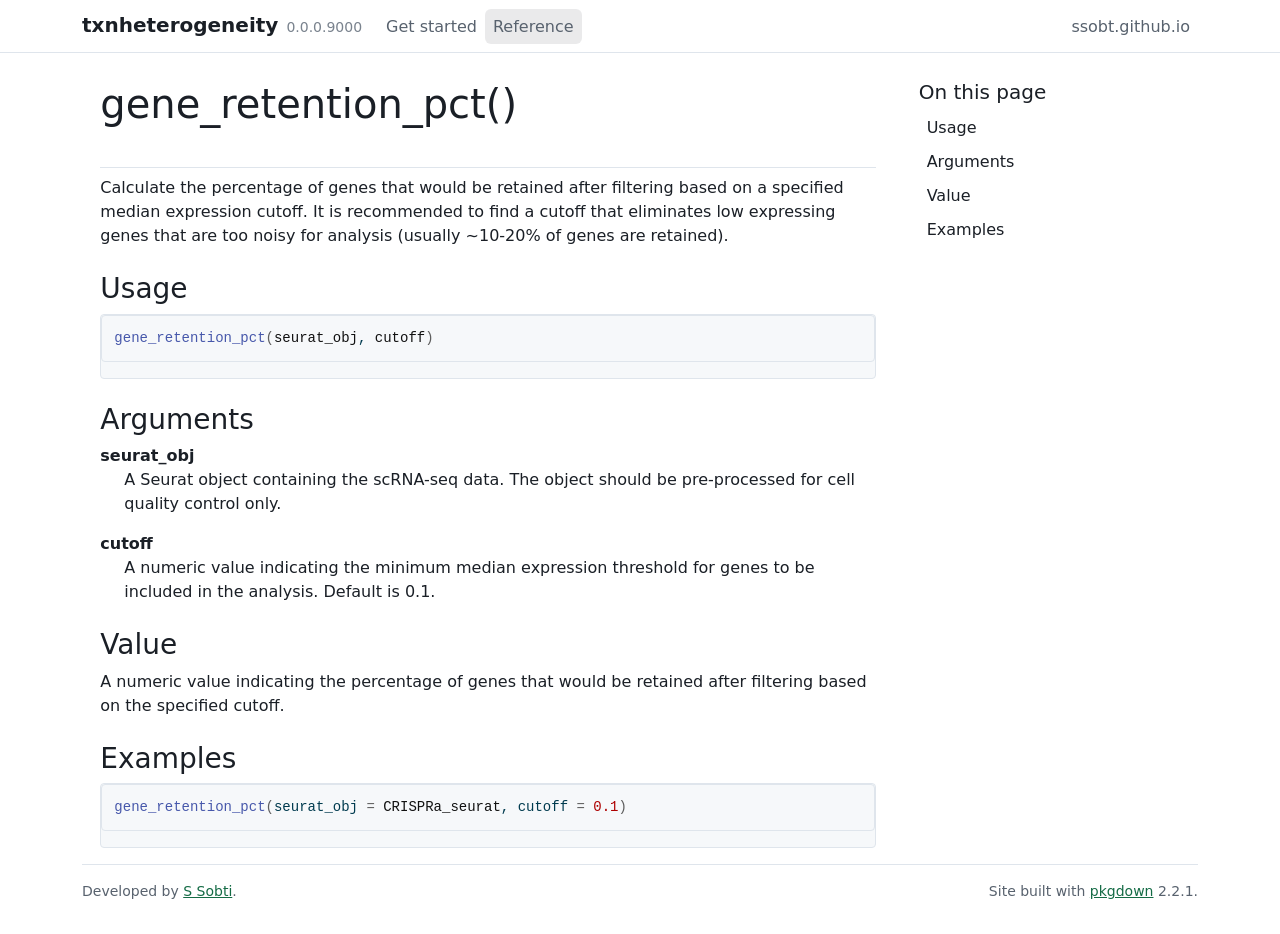
<file: docs/reference/gene_retention_pct.html>
<!DOCTYPE html>
<!-- Generated by pkgdown: do not edit by hand --><html lang="en"><head><meta http-equiv="Content-Type" content="text/html; charset=UTF-8"><meta charset="utf-8"><meta http-equiv="X-UA-Compatible" content="IE=edge"><meta name="viewport" content="width=device-width, initial-scale=1, shrink-to-fit=no"><title>gene_retention_pct() — gene_retention_pct • txnheterogeneity</title><script src="../deps/jquery-3.6.0/jquery-3.6.0.min.js"></script><meta name="viewport" content="width=device-width, initial-scale=1, shrink-to-fit=no"><link href="../deps/bootstrap-5.3.8/bootstrap.min.css" rel="stylesheet"><script src="../deps/bootstrap-5.3.8/bootstrap.bundle.min.js"></script><link href="../deps/font-awesome-6.5.2/css/all.min.css" rel="stylesheet"><link href="../deps/font-awesome-6.5.2/css/v4-shims.min.css" rel="stylesheet"><script src="../deps/headroom-0.11.0/headroom.min.js"></script><script src="../deps/headroom-0.11.0/jQuery.headroom.min.js"></script><script src="../deps/bootstrap-toc-1.0.1/bootstrap-toc.min.js"></script><script src="../deps/clipboard.js-2.0.11/clipboard.min.js"></script><script src="../deps/search-1.0.0/autocomplete.jquery.min.js"></script><script src="../deps/search-1.0.0/fuse.min.js"></script><script src="../deps/search-1.0.0/mark.min.js"></script><!-- pkgdown --><script src="../pkgdown.js"></script><link href="../extra.css" rel="stylesheet"><meta property="og:title" content="gene_retention_pct() — gene_retention_pct"><meta name="description" content="Calculate the percentage of genes that would be retained after filtering based on a specified median expression cutoff. It is recommended to find a cutoff that eliminates low expressing genes that are too noisy for analysis (usually ~10-20% of genes are retained)."><meta property="og:description" content="Calculate the percentage of genes that would be retained after filtering based on a specified median expression cutoff. It is recommended to find a cutoff that eliminates low expressing genes that are too noisy for analysis (usually ~10-20% of genes are retained)."></head><body>
    <a href="#main" class="visually-hidden-focusable">Skip to contents</a>


    <nav class="navbar navbar-expand-lg fixed-top bg-light" data-bs-theme="light" aria-label="Site navigation"><div class="container">

    <a class="navbar-brand me-2" href="../index.html">txnheterogeneity</a>

    <small class="nav-text text-muted me-auto" data-bs-toggle="tooltip" data-bs-placement="bottom" title="">0.0.0.9000</small>


    <button class="navbar-toggler" type="button" data-bs-toggle="collapse" data-bs-target="#navbar" aria-controls="navbar" aria-expanded="false" aria-label="Toggle navigation">
      <span class="navbar-toggler-icon"></span>
    </button>

    <div id="navbar" class="collapse navbar-collapse ms-3">
      <ul class="navbar-nav me-auto"><li class="nav-item"><a class="nav-link" href="../articles/txnheterogeneity.html">Get started</a></li>
<li class="active nav-item"><a class="nav-link" href="../reference/index.html">Reference</a></li>
      </ul><ul class="navbar-nav"><li class="nav-item"><a class="external-link nav-link" href="https://ssobt.github.io">ssobt.github.io</a></li>
      </ul></div>


  </div>
</nav><div class="container template-reference-topic">
<div class="row">
  <main id="main" class="col-md-9"><div class="page-header">

      <h1>gene_retention_pct()</h1>

      <div class="d-none name"><code>gene_retention_pct.Rd</code></div>
    </div>

    <div class="ref-description section level2">
    <p>Calculate the percentage of genes that would be retained after filtering based on a specified median expression cutoff. It is recommended to find a cutoff that eliminates low expressing genes that are too noisy for analysis (usually ~10-20% of genes are retained).</p>
    </div>

    <div class="section level2">
    <h2 id="ref-usage">Usage<a class="anchor" aria-label="anchor" href="#ref-usage"></a></h2>
    <div class="sourceCode"><pre class="sourceCode r"><code><span><span class="fu">gene_retention_pct</span><span class="op">(</span><span class="va">seurat_obj</span>, <span class="va">cutoff</span><span class="op">)</span></span></code></pre></div>
    </div>

    <div class="section level2">
    <h2 id="arguments">Arguments<a class="anchor" aria-label="anchor" href="#arguments"></a></h2>


<dl><dt id="arg-seurat-obj">seurat_obj<a class="anchor" aria-label="anchor" href="#arg-seurat-obj"></a></dt>
<dd><p>A Seurat object containing the scRNA-seq data. The object should be pre-processed for cell quality control only.</p></dd>


<dt id="arg-cutoff">cutoff<a class="anchor" aria-label="anchor" href="#arg-cutoff"></a></dt>
<dd><p>A numeric value indicating the minimum median expression threshold for genes to be included in the analysis. Default is 0.1.</p></dd>

</dl></div>
    <div class="section level2">
    <h2 id="value">Value<a class="anchor" aria-label="anchor" href="#value"></a></h2>
    <p>A numeric value indicating the percentage of genes that would be retained after filtering based on the specified cutoff.</p>
    </div>

    <div class="section level2">
    <h2 id="ref-examples">Examples<a class="anchor" aria-label="anchor" href="#ref-examples"></a></h2>
    <div class="sourceCode"><pre class="sourceCode r"><code><span><span class="fu">gene_retention_pct</span><span class="op">(</span>seurat_obj <span class="op">=</span> <span class="va">CRISPRa_seurat</span>, cutoff <span class="op">=</span> <span class="fl">0.1</span><span class="op">)</span></span>
<span></span></code></pre></div>
    </div>
  </main><aside class="col-md-3"><nav id="toc" aria-label="Table of contents"><h2>On this page</h2>
    </nav></aside></div>


    <footer><div class="pkgdown-footer-left">
  <p>Developed by <a href="https://ssobt.github.io" class="external-link">S Sobti</a>.</p>
</div>

<div class="pkgdown-footer-right">
  <p>Site built with <a href="https://pkgdown.r-lib.org/" class="external-link">pkgdown</a> 2.2.1.</p>
</div>

    </footer></div>





  </body></html>
</file>
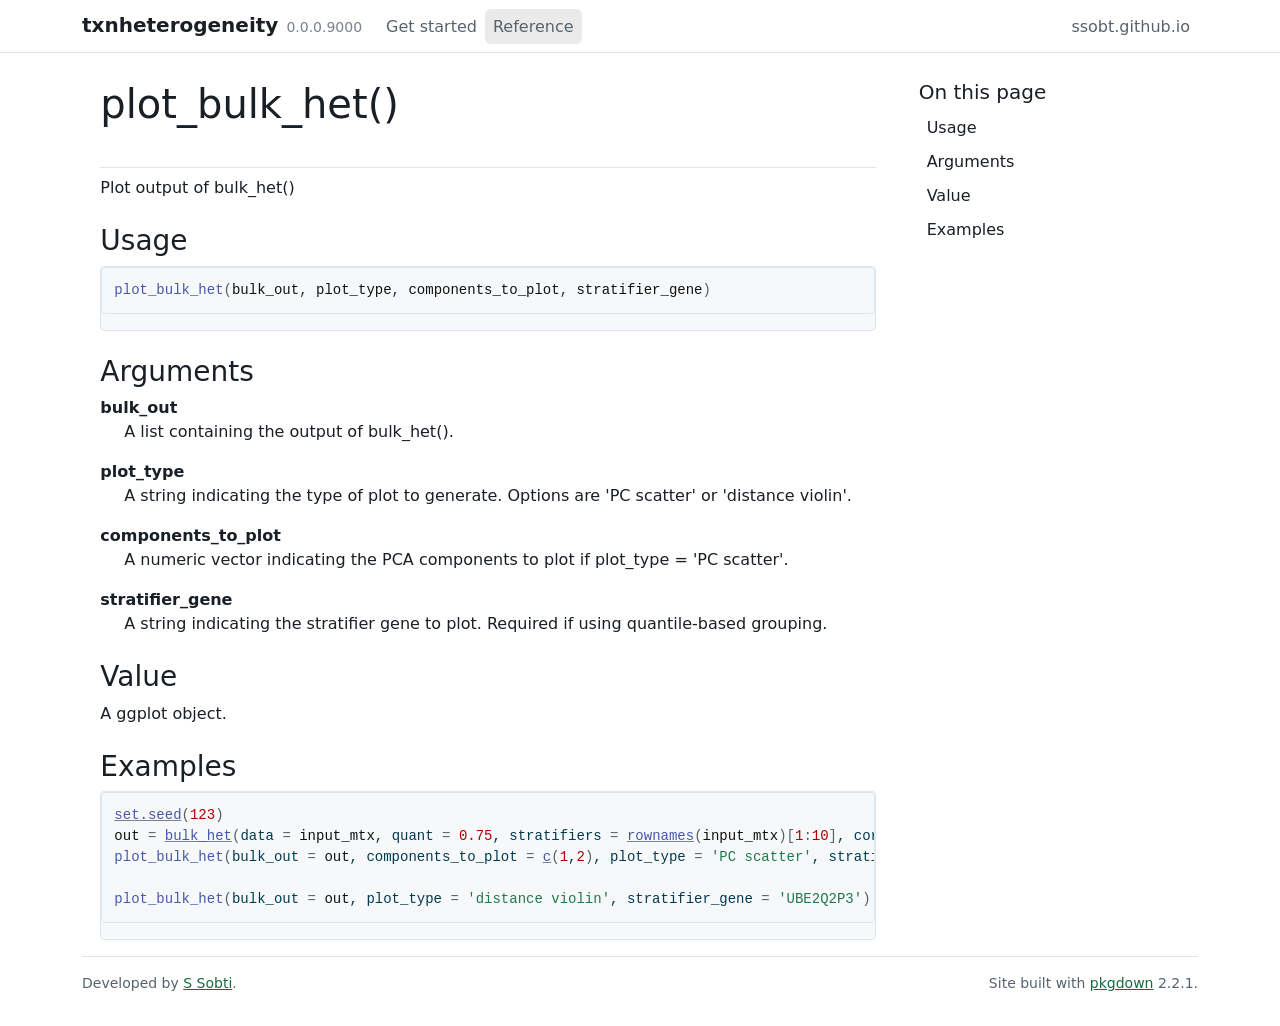
<file: docs/reference/plot_bulk_het.html>
<!DOCTYPE html>
<!-- Generated by pkgdown: do not edit by hand --><html lang="en"><head><meta http-equiv="Content-Type" content="text/html; charset=UTF-8"><meta charset="utf-8"><meta http-equiv="X-UA-Compatible" content="IE=edge"><meta name="viewport" content="width=device-width, initial-scale=1, shrink-to-fit=no"><title>plot_bulk_het() — plot_bulk_het • txnheterogeneity</title><script src="../deps/jquery-3.6.0/jquery-3.6.0.min.js"></script><meta name="viewport" content="width=device-width, initial-scale=1, shrink-to-fit=no"><link href="../deps/bootstrap-5.3.8/bootstrap.min.css" rel="stylesheet"><script src="../deps/bootstrap-5.3.8/bootstrap.bundle.min.js"></script><link href="../deps/font-awesome-6.5.2/css/all.min.css" rel="stylesheet"><link href="../deps/font-awesome-6.5.2/css/v4-shims.min.css" rel="stylesheet"><script src="../deps/headroom-0.11.0/headroom.min.js"></script><script src="../deps/headroom-0.11.0/jQuery.headroom.min.js"></script><script src="../deps/bootstrap-toc-1.0.1/bootstrap-toc.min.js"></script><script src="../deps/clipboard.js-2.0.11/clipboard.min.js"></script><script src="../deps/search-1.0.0/autocomplete.jquery.min.js"></script><script src="../deps/search-1.0.0/fuse.min.js"></script><script src="../deps/search-1.0.0/mark.min.js"></script><!-- pkgdown --><script src="../pkgdown.js"></script><link href="../extra.css" rel="stylesheet"><meta property="og:title" content="plot_bulk_het() — plot_bulk_het"><meta name="description" content="Plot output of bulk_het()"><meta property="og:description" content="Plot output of bulk_het()"></head><body>
    <a href="#main" class="visually-hidden-focusable">Skip to contents</a>


    <nav class="navbar navbar-expand-lg fixed-top bg-light" data-bs-theme="light" aria-label="Site navigation"><div class="container">

    <a class="navbar-brand me-2" href="../index.html">txnheterogeneity</a>

    <small class="nav-text text-muted me-auto" data-bs-toggle="tooltip" data-bs-placement="bottom" title="">0.0.0.9000</small>


    <button class="navbar-toggler" type="button" data-bs-toggle="collapse" data-bs-target="#navbar" aria-controls="navbar" aria-expanded="false" aria-label="Toggle navigation">
      <span class="navbar-toggler-icon"></span>
    </button>

    <div id="navbar" class="collapse navbar-collapse ms-3">
      <ul class="navbar-nav me-auto"><li class="nav-item"><a class="nav-link" href="../articles/txnheterogeneity.html">Get started</a></li>
<li class="active nav-item"><a class="nav-link" href="../reference/index.html">Reference</a></li>
      </ul><ul class="navbar-nav"><li class="nav-item"><a class="external-link nav-link" href="https://ssobt.github.io">ssobt.github.io</a></li>
      </ul></div>


  </div>
</nav><div class="container template-reference-topic">
<div class="row">
  <main id="main" class="col-md-9"><div class="page-header">

      <h1>plot_bulk_het()</h1>

      <div class="d-none name"><code>plot_bulk_het.Rd</code></div>
    </div>

    <div class="ref-description section level2">
    <p>Plot output of bulk_het()</p>
    </div>

    <div class="section level2">
    <h2 id="ref-usage">Usage<a class="anchor" aria-label="anchor" href="#ref-usage"></a></h2>
    <div class="sourceCode"><pre class="sourceCode r"><code><span><span class="fu">plot_bulk_het</span><span class="op">(</span><span class="va">bulk_out</span>, <span class="va">plot_type</span>, <span class="va">components_to_plot</span>, <span class="va">stratifier_gene</span><span class="op">)</span></span></code></pre></div>
    </div>

    <div class="section level2">
    <h2 id="arguments">Arguments<a class="anchor" aria-label="anchor" href="#arguments"></a></h2>


<dl><dt id="arg-bulk-out">bulk_out<a class="anchor" aria-label="anchor" href="#arg-bulk-out"></a></dt>
<dd><p>A list containing the output of bulk_het().</p></dd>


<dt id="arg-plot-type">plot_type<a class="anchor" aria-label="anchor" href="#arg-plot-type"></a></dt>
<dd><p>A string indicating the type of plot to generate. Options are 'PC scatter' or 'distance violin'.</p></dd>


<dt id="arg-components-to-plot">components_to_plot<a class="anchor" aria-label="anchor" href="#arg-components-to-plot"></a></dt>
<dd><p>A numeric vector indicating the PCA components to plot if plot_type = 'PC scatter'.</p></dd>


<dt id="arg-stratifier-gene">stratifier_gene<a class="anchor" aria-label="anchor" href="#arg-stratifier-gene"></a></dt>
<dd><p>A string indicating the stratifier gene to plot. Required if using quantile-based grouping.</p></dd>

</dl></div>
    <div class="section level2">
    <h2 id="value">Value<a class="anchor" aria-label="anchor" href="#value"></a></h2>
    <p>A ggplot object.</p>
    </div>

    <div class="section level2">
    <h2 id="ref-examples">Examples<a class="anchor" aria-label="anchor" href="#ref-examples"></a></h2>
    <div class="sourceCode"><pre class="sourceCode r"><code><span><span class="fu"><a href="https://rdrr.io/r/base/Random.html" class="external-link">set.seed</a></span><span class="op">(</span><span class="fl">123</span><span class="op">)</span></span>
<span><span class="va">out</span> <span class="op">=</span> <span class="fu"><a href="bulk_het.html">bulk_het</a></span><span class="op">(</span>data <span class="op">=</span> <span class="va">input_mtx</span>, quant <span class="op">=</span> <span class="fl">0.75</span>, stratifiers <span class="op">=</span> <span class="fu"><a href="https://rdrr.io/r/base/colnames.html" class="external-link">rownames</a></span><span class="op">(</span><span class="va">input_mtx</span><span class="op">)</span><span class="op">[</span><span class="fl">1</span><span class="op">:</span><span class="fl">10</span><span class="op">]</span>, cores <span class="op">=</span> <span class="fl">10</span><span class="op">)</span> </span>
<span><span class="fu">plot_bulk_het</span><span class="op">(</span>bulk_out <span class="op">=</span> <span class="va">out</span>, components_to_plot <span class="op">=</span> <span class="fu"><a href="https://rdrr.io/r/base/c.html" class="external-link">c</a></span><span class="op">(</span><span class="fl">1</span>,<span class="fl">2</span><span class="op">)</span>, plot_type <span class="op">=</span> <span class="st">'PC scatter'</span>, stratifier_gene <span class="op">=</span> <span class="st">'UBE2Q2P3'</span><span class="op">)</span> <span class="op">+</span> <span class="fu">ggplot2</span><span class="fu">::</span><span class="fu"><a href="https://ggplot2.tidyverse.org/reference/scale_brewer.html" class="external-link">scale_color_brewer</a></span><span class="op">(</span>palette <span class="op">=</span> <span class="st">"Dark2"</span><span class="op">)</span></span>
<span></span>
<span><span class="fu">plot_bulk_het</span><span class="op">(</span>bulk_out <span class="op">=</span> <span class="va">out</span>, plot_type <span class="op">=</span> <span class="st">'distance violin'</span>, stratifier_gene <span class="op">=</span> <span class="st">'UBE2Q2P3'</span><span class="op">)</span></span></code></pre></div>
    </div>
  </main><aside class="col-md-3"><nav id="toc" aria-label="Table of contents"><h2>On this page</h2>
    </nav></aside></div>


    <footer><div class="pkgdown-footer-left">
  <p>Developed by <a href="https://ssobt.github.io" class="external-link">S Sobti</a>.</p>
</div>

<div class="pkgdown-footer-right">
  <p>Site built with <a href="https://pkgdown.r-lib.org/" class="external-link">pkgdown</a> 2.2.1.</p>
</div>

    </footer></div>





  </body></html>
</file>
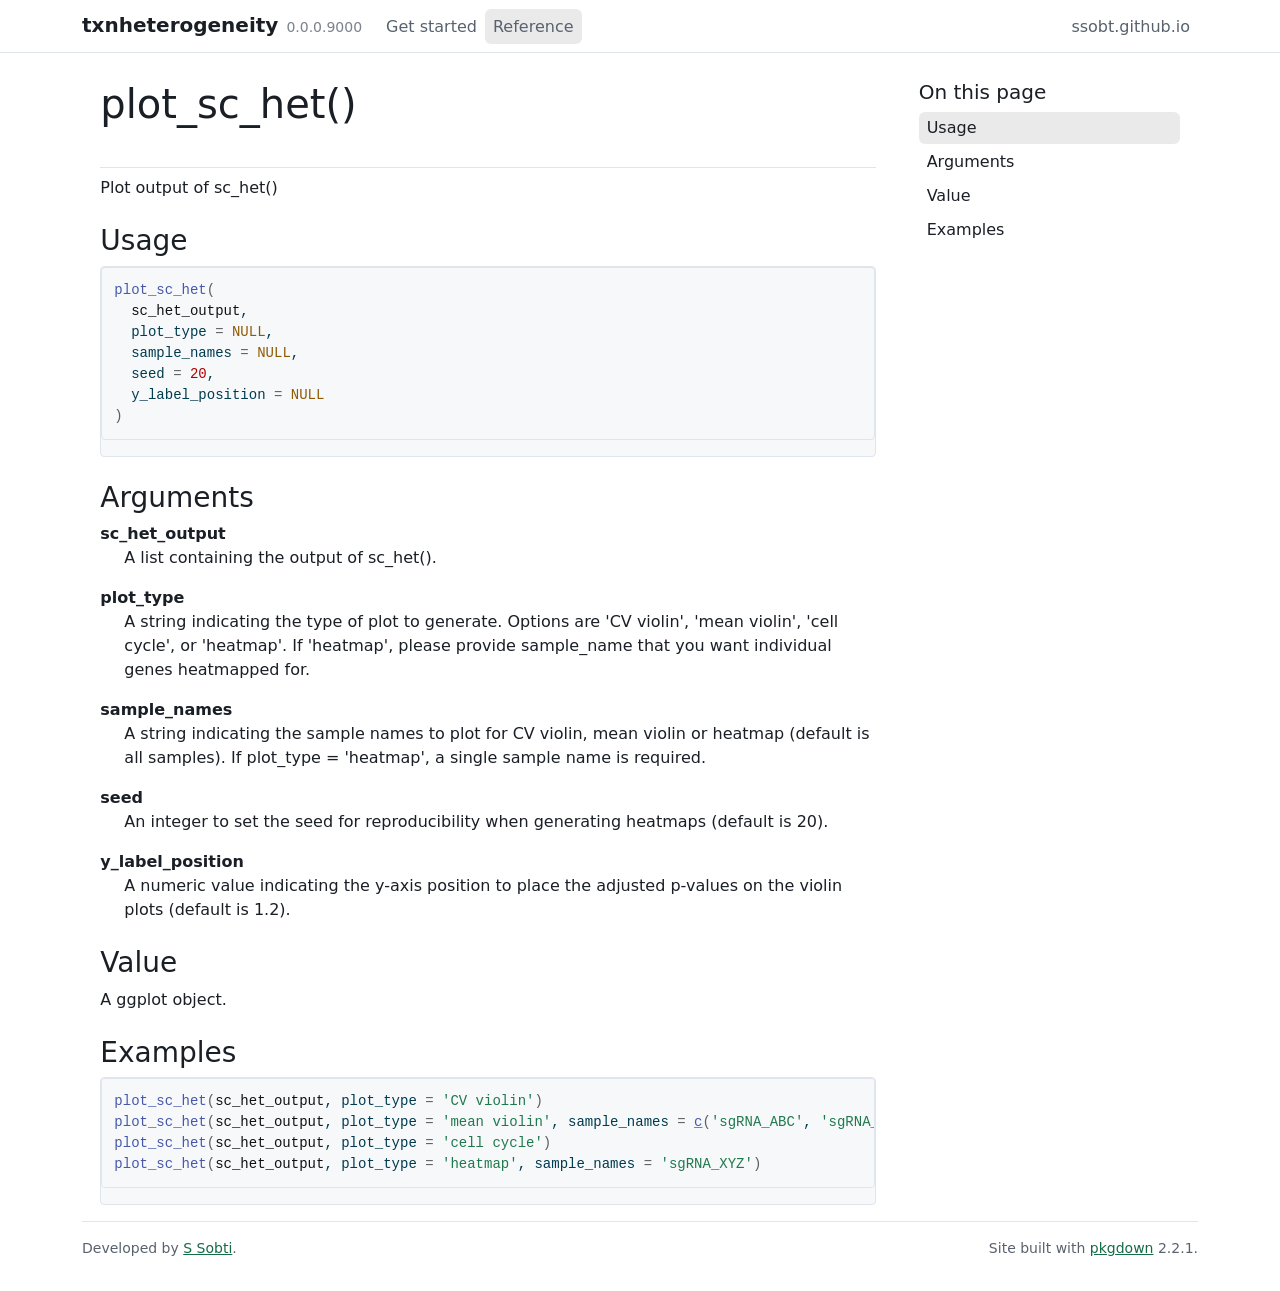
<file: docs/reference/plot_sc_het.html>
<!DOCTYPE html>
<!-- Generated by pkgdown: do not edit by hand --><html lang="en"><head><meta http-equiv="Content-Type" content="text/html; charset=UTF-8"><meta charset="utf-8"><meta http-equiv="X-UA-Compatible" content="IE=edge"><meta name="viewport" content="width=device-width, initial-scale=1, shrink-to-fit=no"><title>plot_sc_het() — plot_sc_het • txnheterogeneity</title><script src="../deps/jquery-3.6.0/jquery-3.6.0.min.js"></script><meta name="viewport" content="width=device-width, initial-scale=1, shrink-to-fit=no"><link href="../deps/bootstrap-5.3.8/bootstrap.min.css" rel="stylesheet"><script src="../deps/bootstrap-5.3.8/bootstrap.bundle.min.js"></script><link href="../deps/font-awesome-6.5.2/css/all.min.css" rel="stylesheet"><link href="../deps/font-awesome-6.5.2/css/v4-shims.min.css" rel="stylesheet"><script src="../deps/headroom-0.11.0/headroom.min.js"></script><script src="../deps/headroom-0.11.0/jQuery.headroom.min.js"></script><script src="../deps/bootstrap-toc-1.0.1/bootstrap-toc.min.js"></script><script src="../deps/clipboard.js-2.0.11/clipboard.min.js"></script><script src="../deps/search-1.0.0/autocomplete.jquery.min.js"></script><script src="../deps/search-1.0.0/fuse.min.js"></script><script src="../deps/search-1.0.0/mark.min.js"></script><!-- pkgdown --><script src="../pkgdown.js"></script><link href="../extra.css" rel="stylesheet"><meta property="og:title" content="plot_sc_het() — plot_sc_het"><meta name="description" content="Plot output of sc_het()"><meta property="og:description" content="Plot output of sc_het()"></head><body>
    <a href="#main" class="visually-hidden-focusable">Skip to contents</a>


    <nav class="navbar navbar-expand-lg fixed-top bg-light" data-bs-theme="light" aria-label="Site navigation"><div class="container">

    <a class="navbar-brand me-2" href="../index.html">txnheterogeneity</a>

    <small class="nav-text text-muted me-auto" data-bs-toggle="tooltip" data-bs-placement="bottom" title="">0.0.0.9000</small>


    <button class="navbar-toggler" type="button" data-bs-toggle="collapse" data-bs-target="#navbar" aria-controls="navbar" aria-expanded="false" aria-label="Toggle navigation">
      <span class="navbar-toggler-icon"></span>
    </button>

    <div id="navbar" class="collapse navbar-collapse ms-3">
      <ul class="navbar-nav me-auto"><li class="nav-item"><a class="nav-link" href="../articles/txnheterogeneity.html">Get started</a></li>
<li class="active nav-item"><a class="nav-link" href="../reference/index.html">Reference</a></li>
      </ul><ul class="navbar-nav"><li class="nav-item"><a class="external-link nav-link" href="https://ssobt.github.io">ssobt.github.io</a></li>
      </ul></div>


  </div>
</nav><div class="container template-reference-topic">
<div class="row">
  <main id="main" class="col-md-9"><div class="page-header">

      <h1>plot_sc_het()</h1>

      <div class="d-none name"><code>plot_sc_het.Rd</code></div>
    </div>

    <div class="ref-description section level2">
    <p>Plot output of sc_het()</p>
    </div>

    <div class="section level2">
    <h2 id="ref-usage">Usage<a class="anchor" aria-label="anchor" href="#ref-usage"></a></h2>
    <div class="sourceCode"><pre class="sourceCode r"><code><span><span class="fu">plot_sc_het</span><span class="op">(</span></span>
<span>  <span class="va">sc_het_output</span>,</span>
<span>  plot_type <span class="op">=</span> <span class="cn">NULL</span>,</span>
<span>  sample_names <span class="op">=</span> <span class="cn">NULL</span>,</span>
<span>  seed <span class="op">=</span> <span class="fl">20</span>,</span>
<span>  y_label_position <span class="op">=</span> <span class="cn">NULL</span></span>
<span><span class="op">)</span></span></code></pre></div>
    </div>

    <div class="section level2">
    <h2 id="arguments">Arguments<a class="anchor" aria-label="anchor" href="#arguments"></a></h2>


<dl><dt id="arg-sc-het-output">sc_het_output<a class="anchor" aria-label="anchor" href="#arg-sc-het-output"></a></dt>
<dd><p>A list containing the output of sc_het().</p></dd>


<dt id="arg-plot-type">plot_type<a class="anchor" aria-label="anchor" href="#arg-plot-type"></a></dt>
<dd><p>A string indicating the type of plot to generate. Options are 'CV violin', 'mean violin', 'cell cycle', or 'heatmap'. If 'heatmap', please provide sample_name that you want individual genes heatmapped for.</p></dd>


<dt id="arg-sample-names">sample_names<a class="anchor" aria-label="anchor" href="#arg-sample-names"></a></dt>
<dd><p>A string indicating the sample names to plot for CV violin, mean violin or heatmap (default is all samples). If plot_type = 'heatmap', a single sample name is required.</p></dd>


<dt id="arg-seed">seed<a class="anchor" aria-label="anchor" href="#arg-seed"></a></dt>
<dd><p>An integer to set the seed for reproducibility when generating heatmaps (default is 20).</p></dd>


<dt id="arg-y-label-position">y_label_position<a class="anchor" aria-label="anchor" href="#arg-y-label-position"></a></dt>
<dd><p>A numeric value indicating the y-axis position to place the adjusted p-values on the violin plots (default is 1.2).</p></dd>

</dl></div>
    <div class="section level2">
    <h2 id="value">Value<a class="anchor" aria-label="anchor" href="#value"></a></h2>
    <p>A ggplot object.</p>
    </div>

    <div class="section level2">
    <h2 id="ref-examples">Examples<a class="anchor" aria-label="anchor" href="#ref-examples"></a></h2>
    <div class="sourceCode"><pre class="sourceCode r"><code><span><span class="fu">plot_sc_het</span><span class="op">(</span><span class="va">sc_het_output</span>, plot_type <span class="op">=</span> <span class="st">'CV violin'</span><span class="op">)</span></span>
<span><span class="fu">plot_sc_het</span><span class="op">(</span><span class="va">sc_het_output</span>, plot_type <span class="op">=</span> <span class="st">'mean violin'</span>, sample_names <span class="op">=</span> <span class="fu"><a href="https://rdrr.io/r/base/c.html" class="external-link">c</a></span><span class="op">(</span><span class="st">'sgRNA_ABC'</span>, <span class="st">'sgRNA_XYZ'</span><span class="op">)</span><span class="op">)</span></span>
<span><span class="fu">plot_sc_het</span><span class="op">(</span><span class="va">sc_het_output</span>, plot_type <span class="op">=</span> <span class="st">'cell cycle'</span><span class="op">)</span></span>
<span><span class="fu">plot_sc_het</span><span class="op">(</span><span class="va">sc_het_output</span>, plot_type <span class="op">=</span> <span class="st">'heatmap'</span>, sample_names <span class="op">=</span> <span class="st">'sgRNA_XYZ'</span><span class="op">)</span></span></code></pre></div>
    </div>
  </main><aside class="col-md-3"><nav id="toc" aria-label="Table of contents"><h2>On this page</h2>
    </nav></aside></div>


    <footer><div class="pkgdown-footer-left">
  <p>Developed by <a href="https://ssobt.github.io" class="external-link">S Sobti</a>.</p>
</div>

<div class="pkgdown-footer-right">
  <p>Site built with <a href="https://pkgdown.r-lib.org/" class="external-link">pkgdown</a> 2.2.1.</p>
</div>

    </footer></div>





  </body></html>
</file>
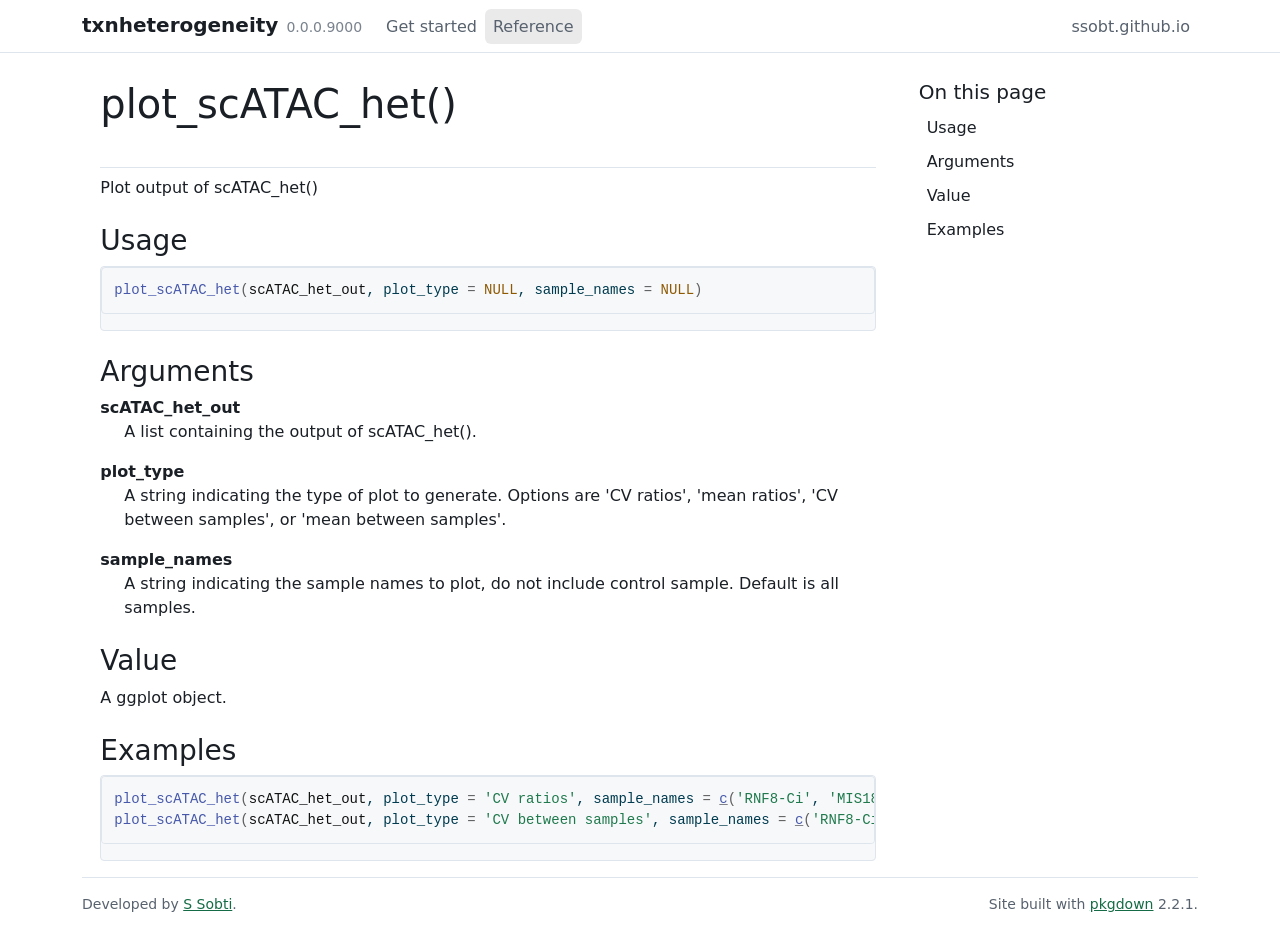
<file: docs/reference/plot_scATAC_het.html>
<!DOCTYPE html>
<!-- Generated by pkgdown: do not edit by hand --><html lang="en"><head><meta http-equiv="Content-Type" content="text/html; charset=UTF-8"><meta charset="utf-8"><meta http-equiv="X-UA-Compatible" content="IE=edge"><meta name="viewport" content="width=device-width, initial-scale=1, shrink-to-fit=no"><title>plot_scATAC_het() — plot_scATAC_het • txnheterogeneity</title><script src="../deps/jquery-3.6.0/jquery-3.6.0.min.js"></script><meta name="viewport" content="width=device-width, initial-scale=1, shrink-to-fit=no"><link href="../deps/bootstrap-5.3.8/bootstrap.min.css" rel="stylesheet"><script src="../deps/bootstrap-5.3.8/bootstrap.bundle.min.js"></script><link href="../deps/font-awesome-6.5.2/css/all.min.css" rel="stylesheet"><link href="../deps/font-awesome-6.5.2/css/v4-shims.min.css" rel="stylesheet"><script src="../deps/headroom-0.11.0/headroom.min.js"></script><script src="../deps/headroom-0.11.0/jQuery.headroom.min.js"></script><script src="../deps/bootstrap-toc-1.0.1/bootstrap-toc.min.js"></script><script src="../deps/clipboard.js-2.0.11/clipboard.min.js"></script><script src="../deps/search-1.0.0/autocomplete.jquery.min.js"></script><script src="../deps/search-1.0.0/fuse.min.js"></script><script src="../deps/search-1.0.0/mark.min.js"></script><!-- pkgdown --><script src="../pkgdown.js"></script><link href="../extra.css" rel="stylesheet"><meta property="og:title" content="plot_scATAC_het() — plot_scATAC_het"><meta name="description" content="Plot output of scATAC_het()"><meta property="og:description" content="Plot output of scATAC_het()"></head><body>
    <a href="#main" class="visually-hidden-focusable">Skip to contents</a>


    <nav class="navbar navbar-expand-lg fixed-top bg-light" data-bs-theme="light" aria-label="Site navigation"><div class="container">

    <a class="navbar-brand me-2" href="../index.html">txnheterogeneity</a>

    <small class="nav-text text-muted me-auto" data-bs-toggle="tooltip" data-bs-placement="bottom" title="">0.0.0.9000</small>


    <button class="navbar-toggler" type="button" data-bs-toggle="collapse" data-bs-target="#navbar" aria-controls="navbar" aria-expanded="false" aria-label="Toggle navigation">
      <span class="navbar-toggler-icon"></span>
    </button>

    <div id="navbar" class="collapse navbar-collapse ms-3">
      <ul class="navbar-nav me-auto"><li class="nav-item"><a class="nav-link" href="../articles/txnheterogeneity.html">Get started</a></li>
<li class="active nav-item"><a class="nav-link" href="../reference/index.html">Reference</a></li>
      </ul><ul class="navbar-nav"><li class="nav-item"><a class="external-link nav-link" href="https://ssobt.github.io">ssobt.github.io</a></li>
      </ul></div>


  </div>
</nav><div class="container template-reference-topic">
<div class="row">
  <main id="main" class="col-md-9"><div class="page-header">

      <h1>plot_scATAC_het()</h1>

      <div class="d-none name"><code>plot_scATAC_het.Rd</code></div>
    </div>

    <div class="ref-description section level2">
    <p>Plot output of scATAC_het()</p>
    </div>

    <div class="section level2">
    <h2 id="ref-usage">Usage<a class="anchor" aria-label="anchor" href="#ref-usage"></a></h2>
    <div class="sourceCode"><pre class="sourceCode r"><code><span><span class="fu">plot_scATAC_het</span><span class="op">(</span><span class="va">scATAC_het_out</span>, plot_type <span class="op">=</span> <span class="cn">NULL</span>, sample_names <span class="op">=</span> <span class="cn">NULL</span><span class="op">)</span></span></code></pre></div>
    </div>

    <div class="section level2">
    <h2 id="arguments">Arguments<a class="anchor" aria-label="anchor" href="#arguments"></a></h2>


<dl><dt id="arg-scatac-het-out">scATAC_het_out<a class="anchor" aria-label="anchor" href="#arg-scatac-het-out"></a></dt>
<dd><p>A list containing the output of scATAC_het().</p></dd>


<dt id="arg-plot-type">plot_type<a class="anchor" aria-label="anchor" href="#arg-plot-type"></a></dt>
<dd><p>A string indicating the type of plot to generate. Options are 'CV ratios', 'mean ratios', 'CV between samples', or 'mean between samples'.</p></dd>


<dt id="arg-sample-names">sample_names<a class="anchor" aria-label="anchor" href="#arg-sample-names"></a></dt>
<dd><p>A string indicating the sample names to plot, do not include control sample. Default is all samples.</p></dd>

</dl></div>
    <div class="section level2">
    <h2 id="value">Value<a class="anchor" aria-label="anchor" href="#value"></a></h2>
    <p>A ggplot object.</p>
    </div>

    <div class="section level2">
    <h2 id="ref-examples">Examples<a class="anchor" aria-label="anchor" href="#ref-examples"></a></h2>
    <div class="sourceCode"><pre class="sourceCode r"><code><span><span class="fu">plot_scATAC_het</span><span class="op">(</span><span class="va">scATAC_het_out</span>, plot_type <span class="op">=</span> <span class="st">'CV ratios'</span>, sample_names <span class="op">=</span> <span class="fu"><a href="https://rdrr.io/r/base/c.html" class="external-link">c</a></span><span class="op">(</span><span class="st">'RNF8-Ci'</span>, <span class="st">'MIS18A-Ci'</span><span class="op">)</span><span class="op">)</span></span>
<span><span class="fu">plot_scATAC_het</span><span class="op">(</span><span class="va">scATAC_het_out</span>, plot_type <span class="op">=</span> <span class="st">'CV between samples'</span>, sample_names <span class="op">=</span> <span class="fu"><a href="https://rdrr.io/r/base/c.html" class="external-link">c</a></span><span class="op">(</span><span class="st">'RNF8-Ci'</span>, <span class="st">'MIS18A-Ci'</span><span class="op">)</span><span class="op">)</span></span></code></pre></div>
    </div>
  </main><aside class="col-md-3"><nav id="toc" aria-label="Table of contents"><h2>On this page</h2>
    </nav></aside></div>


    <footer><div class="pkgdown-footer-left">
  <p>Developed by <a href="https://ssobt.github.io" class="external-link">S Sobti</a>.</p>
</div>

<div class="pkgdown-footer-right">
  <p>Site built with <a href="https://pkgdown.r-lib.org/" class="external-link">pkgdown</a> 2.2.1.</p>
</div>

    </footer></div>





  </body></html>
</file>
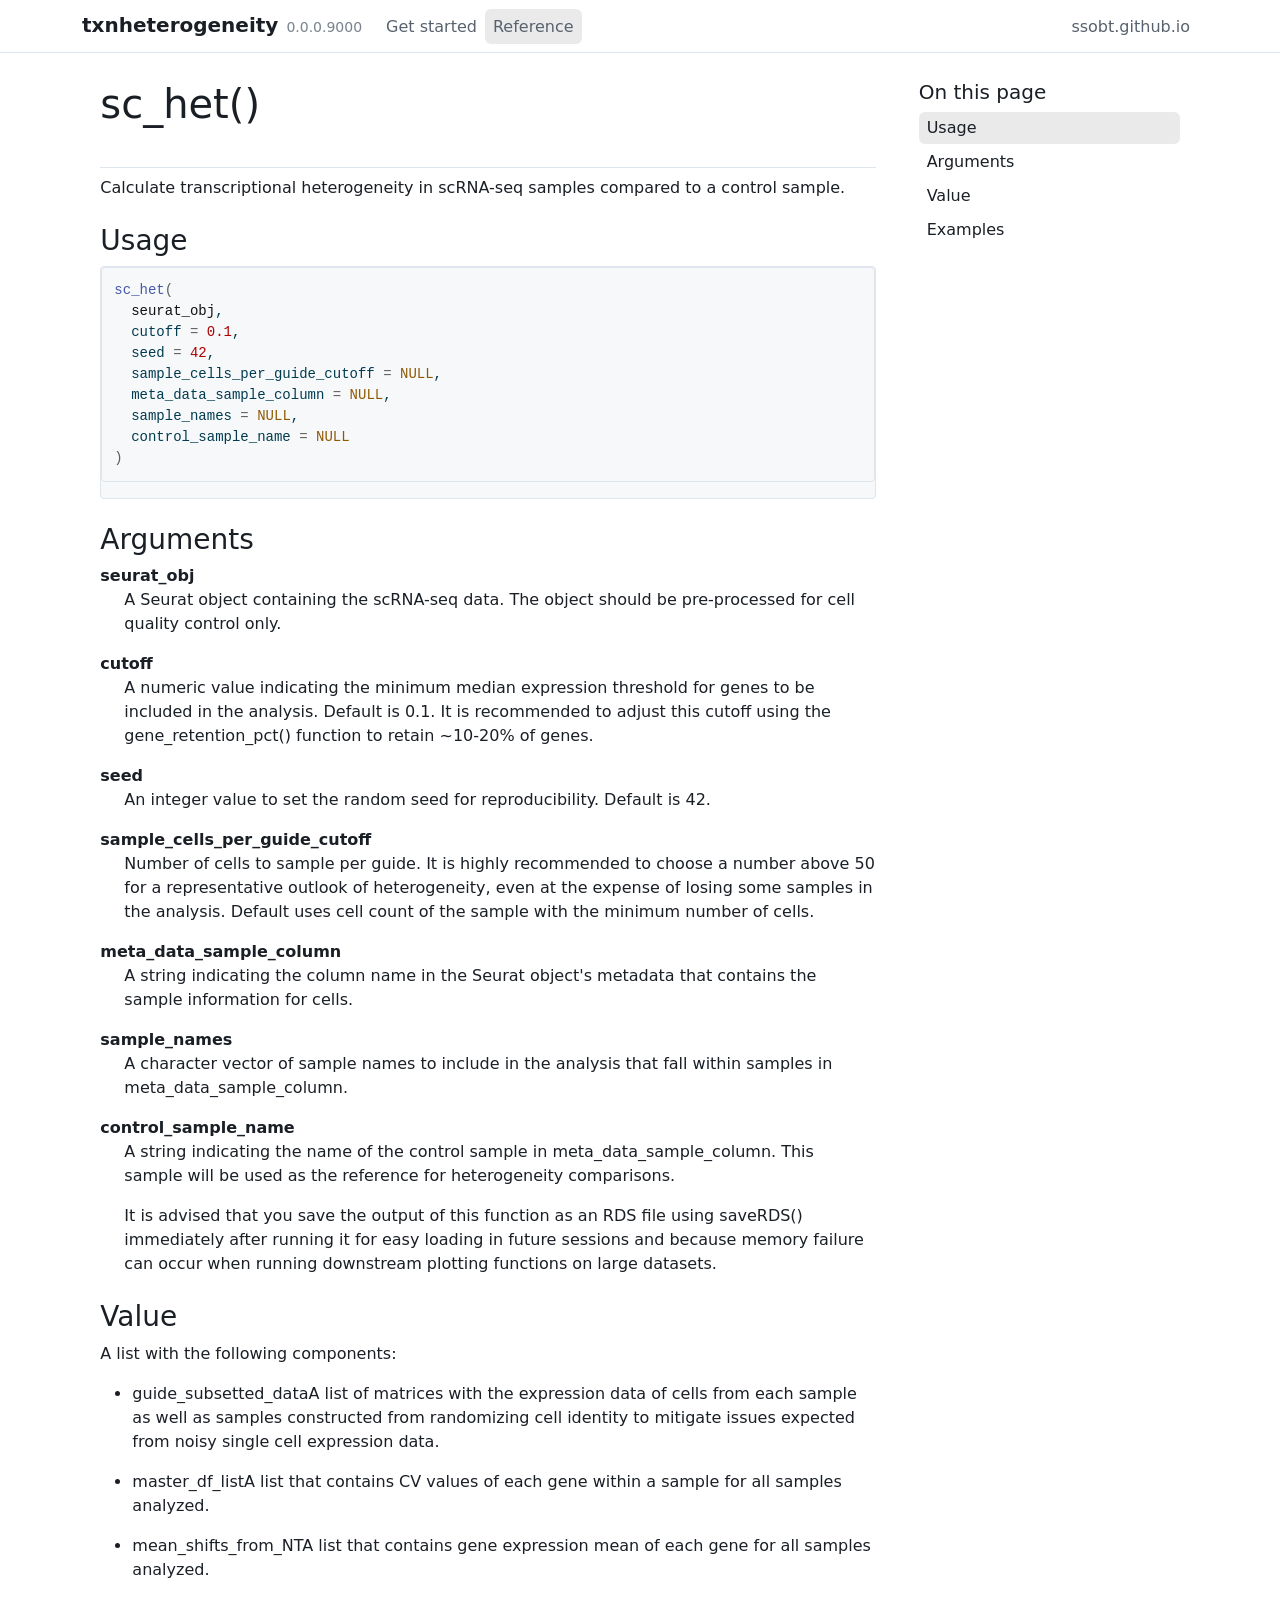
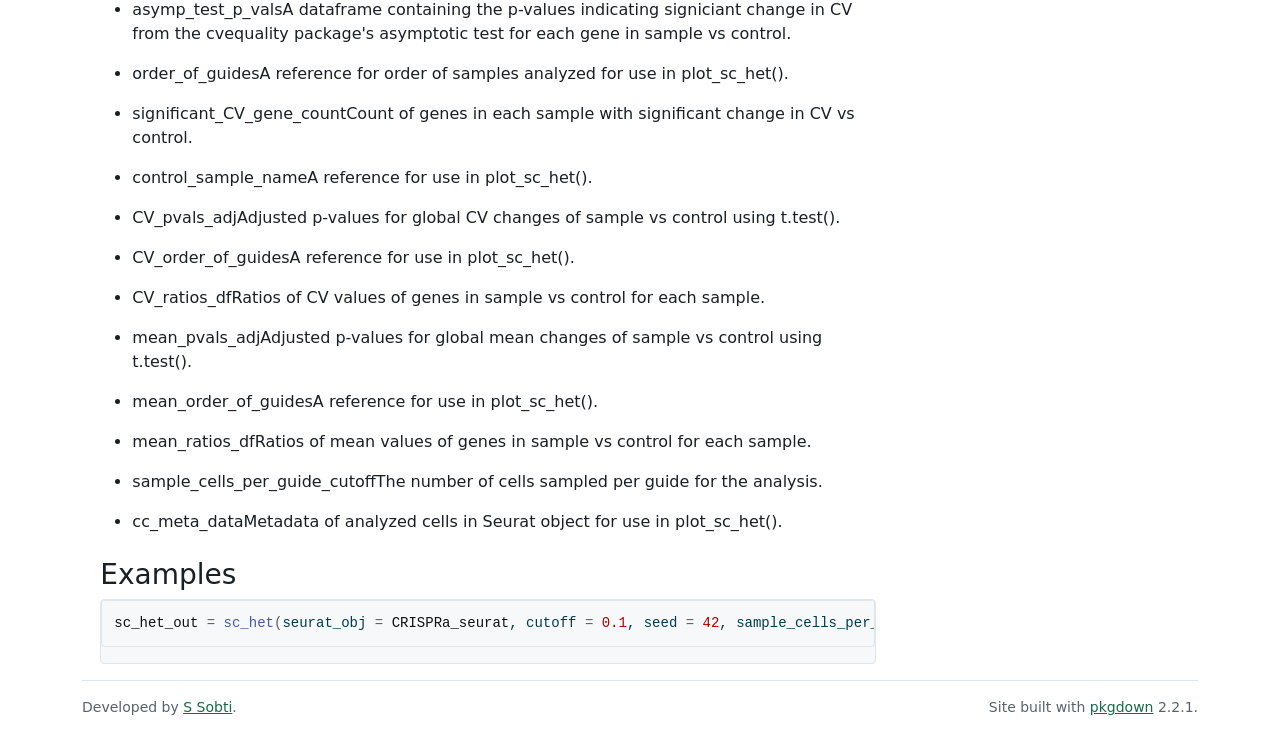
<file: docs/reference/sc_het.html>
<!DOCTYPE html>
<!-- Generated by pkgdown: do not edit by hand --><html lang="en"><head><meta http-equiv="Content-Type" content="text/html; charset=UTF-8"><meta charset="utf-8"><meta http-equiv="X-UA-Compatible" content="IE=edge"><meta name="viewport" content="width=device-width, initial-scale=1, shrink-to-fit=no"><title>sc_het() — sc_het • txnheterogeneity</title><script src="../deps/jquery-3.6.0/jquery-3.6.0.min.js"></script><meta name="viewport" content="width=device-width, initial-scale=1, shrink-to-fit=no"><link href="../deps/bootstrap-5.3.8/bootstrap.min.css" rel="stylesheet"><script src="../deps/bootstrap-5.3.8/bootstrap.bundle.min.js"></script><link href="../deps/font-awesome-6.5.2/css/all.min.css" rel="stylesheet"><link href="../deps/font-awesome-6.5.2/css/v4-shims.min.css" rel="stylesheet"><script src="../deps/headroom-0.11.0/headroom.min.js"></script><script src="../deps/headroom-0.11.0/jQuery.headroom.min.js"></script><script src="../deps/bootstrap-toc-1.0.1/bootstrap-toc.min.js"></script><script src="../deps/clipboard.js-2.0.11/clipboard.min.js"></script><script src="../deps/search-1.0.0/autocomplete.jquery.min.js"></script><script src="../deps/search-1.0.0/fuse.min.js"></script><script src="../deps/search-1.0.0/mark.min.js"></script><!-- pkgdown --><script src="../pkgdown.js"></script><link href="../extra.css" rel="stylesheet"><meta property="og:title" content="sc_het() — sc_het"><meta name="description" content="Calculate transcriptional heterogeneity in scRNA-seq samples compared to a control sample."><meta property="og:description" content="Calculate transcriptional heterogeneity in scRNA-seq samples compared to a control sample."></head><body>
    <a href="#main" class="visually-hidden-focusable">Skip to contents</a>


    <nav class="navbar navbar-expand-lg fixed-top bg-light" data-bs-theme="light" aria-label="Site navigation"><div class="container">

    <a class="navbar-brand me-2" href="../index.html">txnheterogeneity</a>

    <small class="nav-text text-muted me-auto" data-bs-toggle="tooltip" data-bs-placement="bottom" title="">0.0.0.9000</small>


    <button class="navbar-toggler" type="button" data-bs-toggle="collapse" data-bs-target="#navbar" aria-controls="navbar" aria-expanded="false" aria-label="Toggle navigation">
      <span class="navbar-toggler-icon"></span>
    </button>

    <div id="navbar" class="collapse navbar-collapse ms-3">
      <ul class="navbar-nav me-auto"><li class="nav-item"><a class="nav-link" href="../articles/txnheterogeneity.html">Get started</a></li>
<li class="active nav-item"><a class="nav-link" href="../reference/index.html">Reference</a></li>
      </ul><ul class="navbar-nav"><li class="nav-item"><a class="external-link nav-link" href="https://ssobt.github.io">ssobt.github.io</a></li>
      </ul></div>


  </div>
</nav><div class="container template-reference-topic">
<div class="row">
  <main id="main" class="col-md-9"><div class="page-header">

      <h1>sc_het()</h1>

      <div class="d-none name"><code>sc_het.Rd</code></div>
    </div>

    <div class="ref-description section level2">
    <p>Calculate transcriptional heterogeneity in scRNA-seq samples compared to a control sample.</p>
    </div>

    <div class="section level2">
    <h2 id="ref-usage">Usage<a class="anchor" aria-label="anchor" href="#ref-usage"></a></h2>
    <div class="sourceCode"><pre class="sourceCode r"><code><span><span class="fu">sc_het</span><span class="op">(</span></span>
<span>  <span class="va">seurat_obj</span>,</span>
<span>  cutoff <span class="op">=</span> <span class="fl">0.1</span>,</span>
<span>  seed <span class="op">=</span> <span class="fl">42</span>,</span>
<span>  sample_cells_per_guide_cutoff <span class="op">=</span> <span class="cn">NULL</span>,</span>
<span>  meta_data_sample_column <span class="op">=</span> <span class="cn">NULL</span>,</span>
<span>  sample_names <span class="op">=</span> <span class="cn">NULL</span>,</span>
<span>  control_sample_name <span class="op">=</span> <span class="cn">NULL</span></span>
<span><span class="op">)</span></span></code></pre></div>
    </div>

    <div class="section level2">
    <h2 id="arguments">Arguments<a class="anchor" aria-label="anchor" href="#arguments"></a></h2>


<dl><dt id="arg-seurat-obj">seurat_obj<a class="anchor" aria-label="anchor" href="#arg-seurat-obj"></a></dt>
<dd><p>A Seurat object containing the scRNA-seq data. The object should be pre-processed for cell quality control only.</p></dd>


<dt id="arg-cutoff">cutoff<a class="anchor" aria-label="anchor" href="#arg-cutoff"></a></dt>
<dd><p>A numeric value indicating the minimum median expression threshold for genes to be included in the analysis. Default is 0.1. It is recommended to adjust this cutoff using the gene_retention_pct() function to retain ~10-20% of genes.</p></dd>


<dt id="arg-seed">seed<a class="anchor" aria-label="anchor" href="#arg-seed"></a></dt>
<dd><p>An integer value to set the random seed for reproducibility. Default is 42.</p></dd>


<dt id="arg-sample-cells-per-guide-cutoff">sample_cells_per_guide_cutoff<a class="anchor" aria-label="anchor" href="#arg-sample-cells-per-guide-cutoff"></a></dt>
<dd><p>Number of cells to sample per guide. It is highly recommended to choose a number above 50 for a representative outlook of heterogeneity, even at the expense of losing some samples in the analysis. Default uses cell count of the sample with the minimum number of cells.</p></dd>


<dt id="arg-meta-data-sample-column">meta_data_sample_column<a class="anchor" aria-label="anchor" href="#arg-meta-data-sample-column"></a></dt>
<dd><p>A string indicating the column name in the Seurat object's metadata that contains the sample information for cells.</p></dd>


<dt id="arg-sample-names">sample_names<a class="anchor" aria-label="anchor" href="#arg-sample-names"></a></dt>
<dd><p>A character vector of sample names to include in the analysis that fall within samples in meta_data_sample_column.</p></dd>


<dt id="arg-control-sample-name">control_sample_name<a class="anchor" aria-label="anchor" href="#arg-control-sample-name"></a></dt>
<dd><p>A string indicating the name of the control sample in meta_data_sample_column. This sample will be used as the reference for heterogeneity comparisons.</p>
<p>It is advised that you save the output of this function as an RDS file using saveRDS() immediately after running it for easy loading in future sessions and because memory failure can occur when running downstream plotting functions on large datasets.</p></dd>

</dl></div>
    <div class="section level2">
    <h2 id="value">Value<a class="anchor" aria-label="anchor" href="#value"></a></h2>
    <p>A list with the following components:</p><ul><li><p>guide_subsetted_dataA list of matrices with the expression data of cells from each sample as well as samples constructed from randomizing cell identity to mitigate issues expected from noisy single cell expression data.</p></li>
<li><p>master_df_listA list that contains CV values of each gene within a sample for all samples analyzed.</p></li>
<li><p>mean_shifts_from_NTA list that contains gene expression mean of each gene for all samples analyzed.</p></li>
<li><p>asymp_test_p_valsA dataframe containing the p-values indicating signiciant change in CV from the cvequality package's asymptotic test for each gene in sample vs control.</p></li>
<li><p>order_of_guidesA reference for order of samples analyzed for use in plot_sc_het().</p></li>
<li><p>significant_CV_gene_countCount of genes in each sample with significant change in CV vs control.</p></li>
<li><p>control_sample_nameA reference for use in plot_sc_het().</p></li>
<li><p>CV_pvals_adjAdjusted p-values for global CV changes of sample vs control using t.test().</p></li>
<li><p>CV_order_of_guidesA reference for use in plot_sc_het().</p></li>
<li><p>CV_ratios_dfRatios of CV values of genes in sample vs control for each sample.</p></li>
<li><p>mean_pvals_adjAdjusted p-values for global mean changes of sample vs control using t.test().</p></li>
<li><p>mean_order_of_guidesA reference for use in plot_sc_het().</p></li>
<li><p>mean_ratios_dfRatios of mean values of genes in sample vs control for each sample.</p></li>
<li><p>sample_cells_per_guide_cutoffThe number of cells sampled per guide for the analysis.</p></li>
<li><p>cc_meta_dataMetadata of analyzed cells in Seurat object for use in plot_sc_het().</p></li>
</ul></div>

    <div class="section level2">
    <h2 id="ref-examples">Examples<a class="anchor" aria-label="anchor" href="#ref-examples"></a></h2>
    <div class="sourceCode"><pre class="sourceCode r"><code><span><span class="va">sc_het_out</span> <span class="op">=</span> <span class="fu">sc_het</span><span class="op">(</span>seurat_obj <span class="op">=</span> <span class="va">CRISPRa_seurat</span>, cutoff <span class="op">=</span> <span class="fl">0.1</span>, seed <span class="op">=</span> <span class="fl">42</span>, sample_cells_per_guide_cutoff <span class="op">=</span> <span class="fl">50</span>, meta_data_sample_column <span class="op">=</span> <span class="st">'guide'</span>, sample_names <span class="op">=</span> <span class="fu"><a href="https://rdrr.io/r/base/c.html" class="external-link">c</a></span><span class="op">(</span><span class="st">'NT'</span>, <span class="st">'RNF8'</span>, <span class="st">'MIS18A'</span><span class="op">)</span>, control_sample_name <span class="op">=</span> <span class="st">'NT'</span><span class="op">)</span></span></code></pre></div>
    </div>
  </main><aside class="col-md-3"><nav id="toc" aria-label="Table of contents"><h2>On this page</h2>
    </nav></aside></div>


    <footer><div class="pkgdown-footer-left">
  <p>Developed by <a href="https://ssobt.github.io" class="external-link">S Sobti</a>.</p>
</div>

<div class="pkgdown-footer-right">
  <p>Site built with <a href="https://pkgdown.r-lib.org/" class="external-link">pkgdown</a> 2.2.1.</p>
</div>

    </footer></div>





  </body></html>
</file>
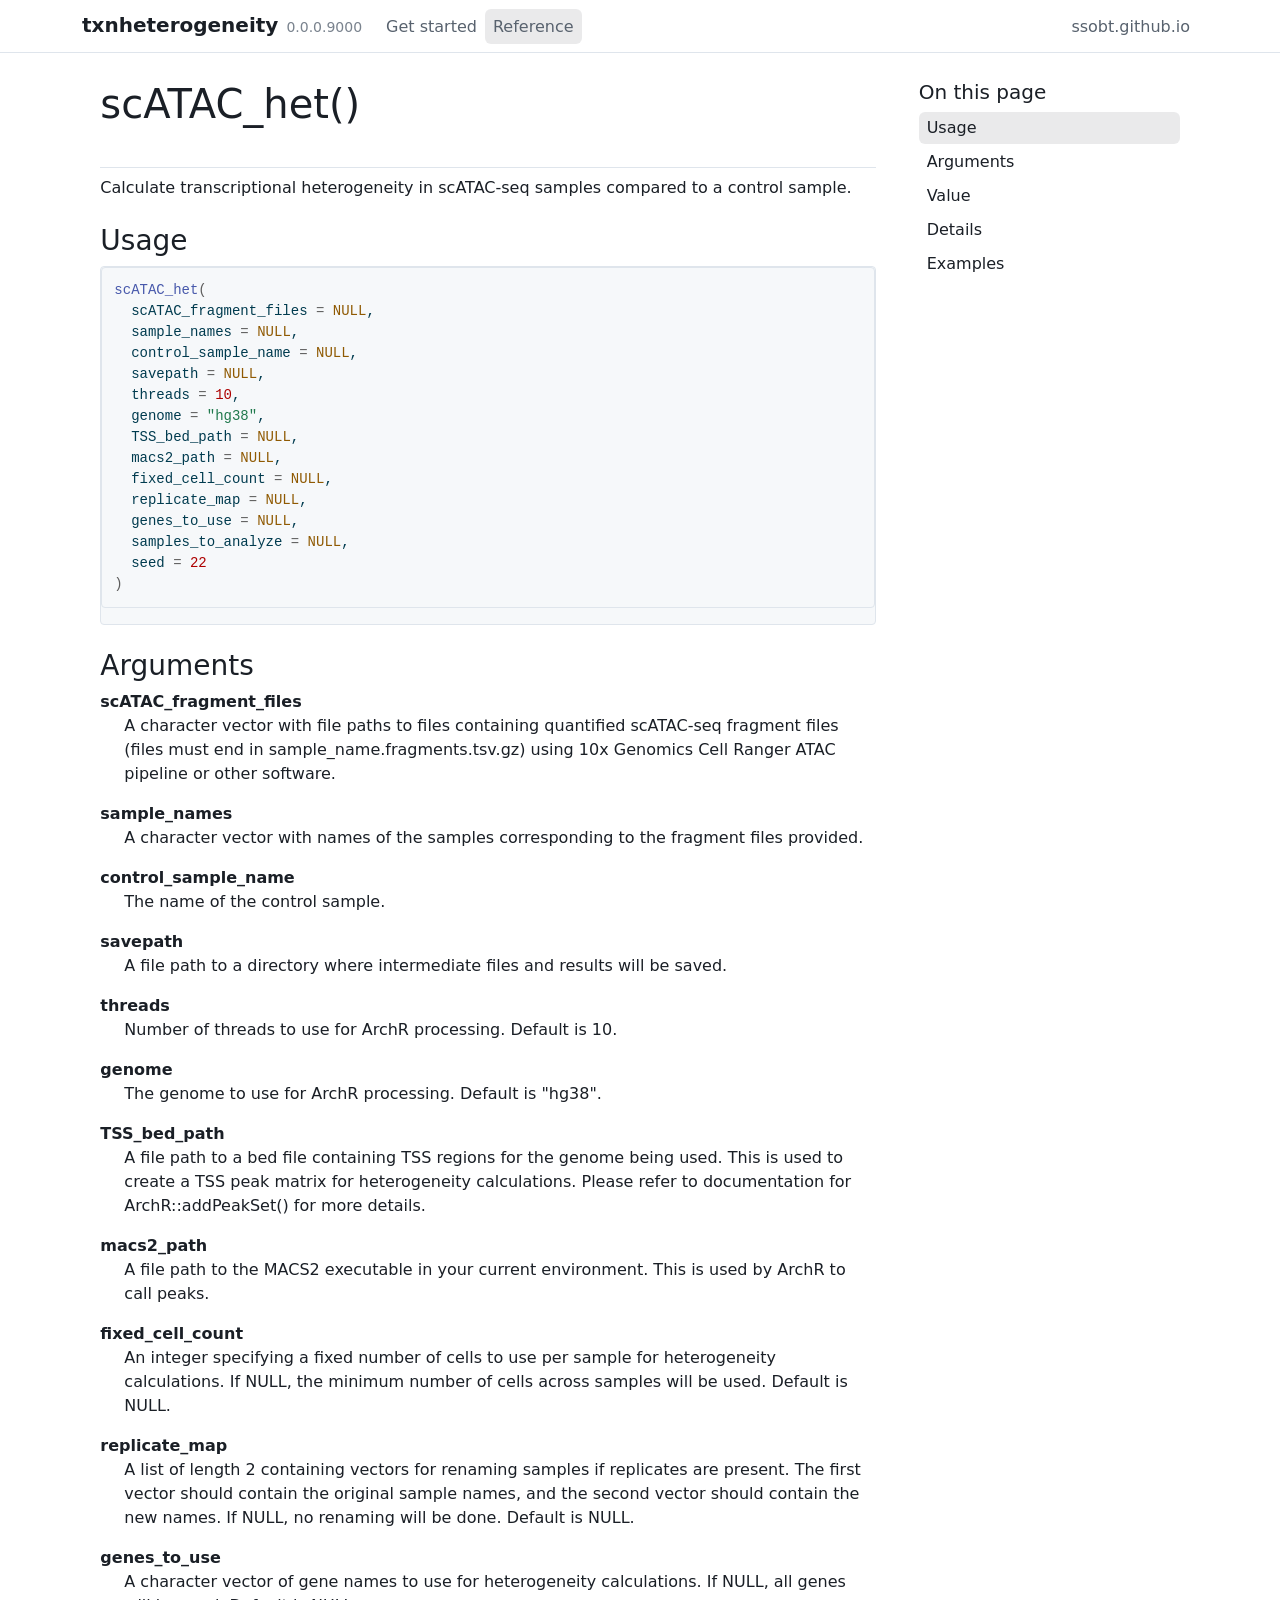
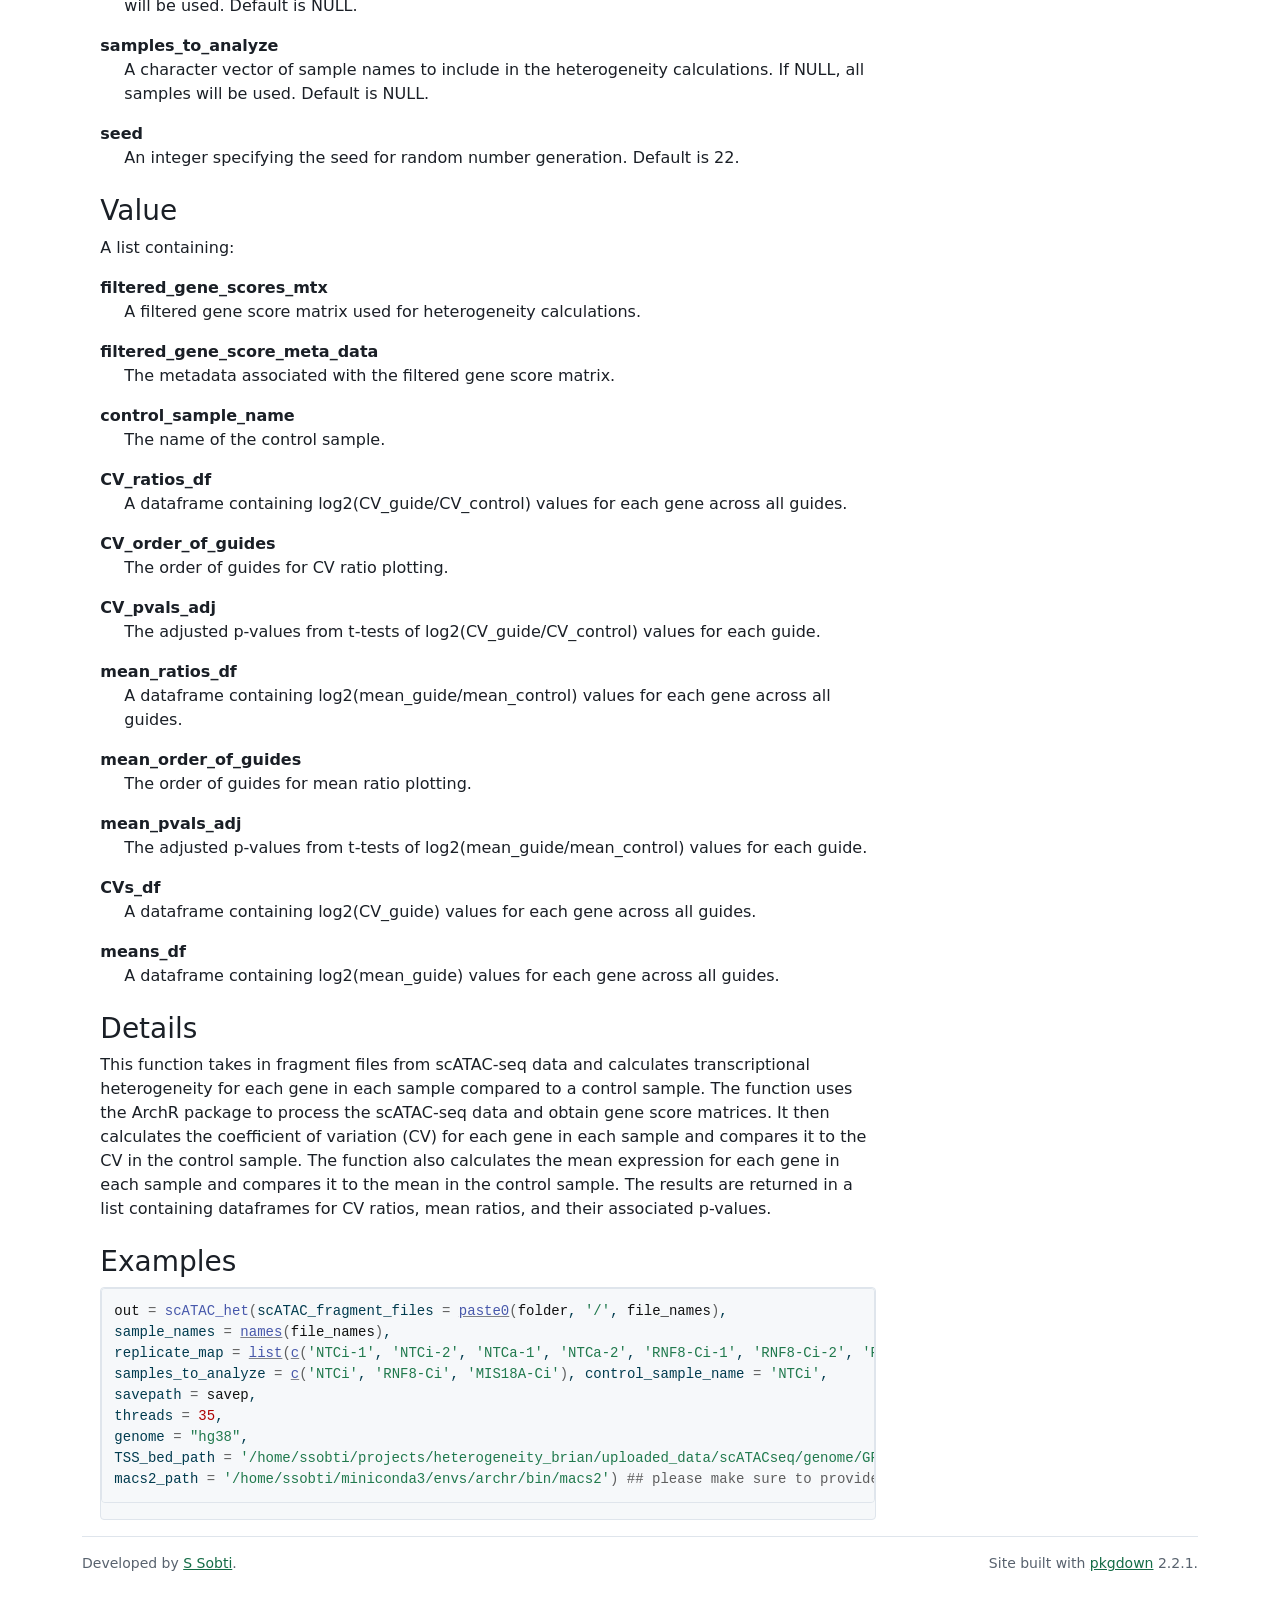
<file: docs/reference/scATAC_het.html>
<!DOCTYPE html>
<!-- Generated by pkgdown: do not edit by hand --><html lang="en"><head><meta http-equiv="Content-Type" content="text/html; charset=UTF-8"><meta charset="utf-8"><meta http-equiv="X-UA-Compatible" content="IE=edge"><meta name="viewport" content="width=device-width, initial-scale=1, shrink-to-fit=no"><title>scATAC_het() — scATAC_het • txnheterogeneity</title><script src="../deps/jquery-3.6.0/jquery-3.6.0.min.js"></script><meta name="viewport" content="width=device-width, initial-scale=1, shrink-to-fit=no"><link href="../deps/bootstrap-5.3.8/bootstrap.min.css" rel="stylesheet"><script src="../deps/bootstrap-5.3.8/bootstrap.bundle.min.js"></script><link href="../deps/font-awesome-6.5.2/css/all.min.css" rel="stylesheet"><link href="../deps/font-awesome-6.5.2/css/v4-shims.min.css" rel="stylesheet"><script src="../deps/headroom-0.11.0/headroom.min.js"></script><script src="../deps/headroom-0.11.0/jQuery.headroom.min.js"></script><script src="../deps/bootstrap-toc-1.0.1/bootstrap-toc.min.js"></script><script src="../deps/clipboard.js-2.0.11/clipboard.min.js"></script><script src="../deps/search-1.0.0/autocomplete.jquery.min.js"></script><script src="../deps/search-1.0.0/fuse.min.js"></script><script src="../deps/search-1.0.0/mark.min.js"></script><!-- pkgdown --><script src="../pkgdown.js"></script><link href="../extra.css" rel="stylesheet"><meta property="og:title" content="scATAC_het() — scATAC_het"><meta name="description" content="Calculate transcriptional heterogeneity in scATAC-seq samples compared to a control sample."><meta property="og:description" content="Calculate transcriptional heterogeneity in scATAC-seq samples compared to a control sample."></head><body>
    <a href="#main" class="visually-hidden-focusable">Skip to contents</a>


    <nav class="navbar navbar-expand-lg fixed-top bg-light" data-bs-theme="light" aria-label="Site navigation"><div class="container">

    <a class="navbar-brand me-2" href="../index.html">txnheterogeneity</a>

    <small class="nav-text text-muted me-auto" data-bs-toggle="tooltip" data-bs-placement="bottom" title="">0.0.0.9000</small>


    <button class="navbar-toggler" type="button" data-bs-toggle="collapse" data-bs-target="#navbar" aria-controls="navbar" aria-expanded="false" aria-label="Toggle navigation">
      <span class="navbar-toggler-icon"></span>
    </button>

    <div id="navbar" class="collapse navbar-collapse ms-3">
      <ul class="navbar-nav me-auto"><li class="nav-item"><a class="nav-link" href="../articles/txnheterogeneity.html">Get started</a></li>
<li class="active nav-item"><a class="nav-link" href="../reference/index.html">Reference</a></li>
      </ul><ul class="navbar-nav"><li class="nav-item"><a class="external-link nav-link" href="https://ssobt.github.io">ssobt.github.io</a></li>
      </ul></div>


  </div>
</nav><div class="container template-reference-topic">
<div class="row">
  <main id="main" class="col-md-9"><div class="page-header">

      <h1>scATAC_het()</h1>

      <div class="d-none name"><code>scATAC_het.Rd</code></div>
    </div>

    <div class="ref-description section level2">
    <p>Calculate transcriptional heterogeneity in scATAC-seq samples compared to a control sample.</p>
    </div>

    <div class="section level2">
    <h2 id="ref-usage">Usage<a class="anchor" aria-label="anchor" href="#ref-usage"></a></h2>
    <div class="sourceCode"><pre class="sourceCode r"><code><span><span class="fu">scATAC_het</span><span class="op">(</span></span>
<span>  scATAC_fragment_files <span class="op">=</span> <span class="cn">NULL</span>,</span>
<span>  sample_names <span class="op">=</span> <span class="cn">NULL</span>,</span>
<span>  control_sample_name <span class="op">=</span> <span class="cn">NULL</span>,</span>
<span>  savepath <span class="op">=</span> <span class="cn">NULL</span>,</span>
<span>  threads <span class="op">=</span> <span class="fl">10</span>,</span>
<span>  genome <span class="op">=</span> <span class="st">"hg38"</span>,</span>
<span>  TSS_bed_path <span class="op">=</span> <span class="cn">NULL</span>,</span>
<span>  macs2_path <span class="op">=</span> <span class="cn">NULL</span>,</span>
<span>  fixed_cell_count <span class="op">=</span> <span class="cn">NULL</span>,</span>
<span>  replicate_map <span class="op">=</span> <span class="cn">NULL</span>,</span>
<span>  genes_to_use <span class="op">=</span> <span class="cn">NULL</span>,</span>
<span>  samples_to_analyze <span class="op">=</span> <span class="cn">NULL</span>,</span>
<span>  seed <span class="op">=</span> <span class="fl">22</span></span>
<span><span class="op">)</span></span></code></pre></div>
    </div>

    <div class="section level2">
    <h2 id="arguments">Arguments<a class="anchor" aria-label="anchor" href="#arguments"></a></h2>


<dl><dt id="arg-scatac-fragment-files">scATAC_fragment_files<a class="anchor" aria-label="anchor" href="#arg-scatac-fragment-files"></a></dt>
<dd><p>A character vector with file paths to files containing quantified scATAC-seq fragment files (files must end in sample_name.fragments.tsv.gz) using 10x Genomics Cell Ranger ATAC pipeline or other software.</p></dd>


<dt id="arg-sample-names">sample_names<a class="anchor" aria-label="anchor" href="#arg-sample-names"></a></dt>
<dd><p>A character vector with names of the samples corresponding to the fragment files provided.</p></dd>


<dt id="arg-control-sample-name">control_sample_name<a class="anchor" aria-label="anchor" href="#arg-control-sample-name"></a></dt>
<dd><p>The name of the control sample.</p></dd>


<dt id="arg-savepath">savepath<a class="anchor" aria-label="anchor" href="#arg-savepath"></a></dt>
<dd><p>A file path to a directory where intermediate files and results will be saved.</p></dd>


<dt id="arg-threads">threads<a class="anchor" aria-label="anchor" href="#arg-threads"></a></dt>
<dd><p>Number of threads to use for ArchR processing. Default is 10.</p></dd>


<dt id="arg-genome">genome<a class="anchor" aria-label="anchor" href="#arg-genome"></a></dt>
<dd><p>The genome to use for ArchR processing. Default is "hg38".</p></dd>


<dt id="arg-tss-bed-path">TSS_bed_path<a class="anchor" aria-label="anchor" href="#arg-tss-bed-path"></a></dt>
<dd><p>A file path to a bed file containing TSS regions for the genome being used. This is used to create a TSS peak matrix for heterogeneity calculations. Please refer to documentation for ArchR::addPeakSet() for more details.</p></dd>


<dt id="arg-macs-path">macs2_path<a class="anchor" aria-label="anchor" href="#arg-macs-path"></a></dt>
<dd><p>A file path to the MACS2 executable in your current environment. This is used by ArchR to call peaks.</p></dd>


<dt id="arg-fixed-cell-count">fixed_cell_count<a class="anchor" aria-label="anchor" href="#arg-fixed-cell-count"></a></dt>
<dd><p>An integer specifying a fixed number of cells to use per sample for heterogeneity calculations. If NULL, the minimum number of cells across samples will be used. Default is NULL.</p></dd>


<dt id="arg-replicate-map">replicate_map<a class="anchor" aria-label="anchor" href="#arg-replicate-map"></a></dt>
<dd><p>A list of length 2 containing vectors for renaming samples if replicates are present. The first vector should contain the original sample names, and the second vector should contain the new names. If NULL, no renaming will be done. Default is NULL.</p></dd>


<dt id="arg-genes-to-use">genes_to_use<a class="anchor" aria-label="anchor" href="#arg-genes-to-use"></a></dt>
<dd><p>A character vector of gene names to use for heterogeneity calculations. If NULL, all genes will be used. Default is NULL.</p></dd>


<dt id="arg-samples-to-analyze">samples_to_analyze<a class="anchor" aria-label="anchor" href="#arg-samples-to-analyze"></a></dt>
<dd><p>A character vector of sample names to include in the heterogeneity calculations. If NULL, all samples will be used. Default is NULL.</p></dd>


<dt id="arg-seed">seed<a class="anchor" aria-label="anchor" href="#arg-seed"></a></dt>
<dd><p>An integer specifying the seed for random number generation. Default is 22.</p></dd>

</dl></div>
    <div class="section level2">
    <h2 id="value">Value<a class="anchor" aria-label="anchor" href="#value"></a></h2>
    <p>A list containing:</p>
<dl><dt>filtered_gene_scores_mtx</dt>
<dd><p>A filtered gene score matrix used for heterogeneity calculations.</p></dd>

<dt>filtered_gene_score_meta_data</dt>
<dd><p>The metadata associated with the filtered gene score matrix.</p></dd>

<dt>control_sample_name</dt>
<dd><p>The name of the control sample.</p></dd>

<dt>CV_ratios_df</dt>
<dd><p>A dataframe containing log2(CV_guide/CV_control) values for each gene across all guides.</p></dd>

<dt>CV_order_of_guides</dt>
<dd><p>The order of guides for CV ratio plotting.</p></dd>

<dt>CV_pvals_adj</dt>
<dd><p>The adjusted p-values from t-tests of log2(CV_guide/CV_control) values for each guide.</p></dd>

<dt>mean_ratios_df</dt>
<dd><p>A dataframe containing log2(mean_guide/mean_control) values for each gene across all guides.</p></dd>

<dt>mean_order_of_guides</dt>
<dd><p>The order of guides for mean ratio plotting.</p></dd>

<dt>mean_pvals_adj</dt>
<dd><p>The adjusted p-values from t-tests of log2(mean_guide/mean_control) values for each guide.</p></dd>

<dt>CVs_df</dt>
<dd><p>A dataframe containing log2(CV_guide) values for each gene across all guides.</p></dd>

<dt>means_df</dt>
<dd><p>A dataframe containing log2(mean_guide) values for each gene across all guides.</p></dd>

</dl></div>
    <div class="section level2">
    <h2 id="details">Details<a class="anchor" aria-label="anchor" href="#details"></a></h2>
    <p>This function takes in fragment files from scATAC-seq data and calculates transcriptional heterogeneity for each gene in each sample
compared to a control sample. The function uses the ArchR package to process the scATAC-seq data and obtain gene score matrices.
It then calculates the coefficient of variation (CV) for each gene in each sample and compares it to the CV in the control sample.
The function also calculates the mean expression for each gene in each sample and compares it to the mean in the control sample.
The results are returned in a list containing dataframes for CV ratios, mean ratios, and their associated p-values.</p>
    </div>

    <div class="section level2">
    <h2 id="ref-examples">Examples<a class="anchor" aria-label="anchor" href="#ref-examples"></a></h2>
    <div class="sourceCode"><pre class="sourceCode r"><code><span><span class="va">out</span> <span class="op">=</span> <span class="fu">scATAC_het</span><span class="op">(</span>scATAC_fragment_files <span class="op">=</span> <span class="fu"><a href="https://rdrr.io/r/base/paste.html" class="external-link">paste0</a></span><span class="op">(</span><span class="va">folder</span>, <span class="st">'/'</span>, <span class="va">file_names</span><span class="op">)</span>, </span>
<span>sample_names <span class="op">=</span> <span class="fu"><a href="https://rdrr.io/r/base/names.html" class="external-link">names</a></span><span class="op">(</span><span class="va">file_names</span><span class="op">)</span>, </span>
<span>replicate_map <span class="op">=</span> <span class="fu"><a href="https://rdrr.io/r/base/list.html" class="external-link">list</a></span><span class="op">(</span><span class="fu"><a href="https://rdrr.io/r/base/c.html" class="external-link">c</a></span><span class="op">(</span><span class="st">'NTCi-1'</span>, <span class="st">'NTCi-2'</span>, <span class="st">'NTCa-1'</span>, <span class="st">'NTCa-2'</span>, <span class="st">'RNF8-Ci-1'</span>, <span class="st">'RNF8-Ci-2'</span>, <span class="st">'RNF8-Ca-1'</span>, <span class="st">'RNF8-Ca-2'</span>, <span class="st">'MIS18A-Ci-1'</span>, <span class="st">'MIS18A-Ci-2'</span>, <span class="st">'MIS18A-Ca-1'</span>, <span class="st">'MIS18A-Ca-2'</span><span class="op">)</span>, <span class="fu"><a href="https://rdrr.io/r/base/c.html" class="external-link">c</a></span><span class="op">(</span><span class="st">'NTCi'</span>, <span class="st">'NTCi'</span>, <span class="st">'NTCa'</span>, <span class="st">'NTCa'</span>, <span class="st">'RNF8-Ci'</span>, <span class="st">'RNF8-Ci'</span>, <span class="st">'RNF8-Ca'</span>, <span class="st">'RNF8-Ca'</span>, <span class="st">'MIS18A-Ci'</span>, <span class="st">'MIS18A-Ci'</span>, <span class="st">'MIS18A-Ca'</span>, <span class="st">'MIS18A-Ca'</span><span class="op">)</span><span class="op">)</span>, <span class="co">## if replicates present, this replicate map must be done for ALL samples inputted into the function</span></span>
<span>samples_to_analyze <span class="op">=</span> <span class="fu"><a href="https://rdrr.io/r/base/c.html" class="external-link">c</a></span><span class="op">(</span><span class="st">'NTCi'</span>, <span class="st">'RNF8-Ci'</span>, <span class="st">'MIS18A-Ci'</span><span class="op">)</span>, control_sample_name <span class="op">=</span> <span class="st">'NTCi'</span>,</span>
<span>savepath <span class="op">=</span> <span class="va">savep</span>, </span>
<span>threads <span class="op">=</span> <span class="fl">35</span>, </span>
<span>genome <span class="op">=</span> <span class="st">"hg38"</span>, </span>
<span>TSS_bed_path <span class="op">=</span> <span class="st">'/home/ssobti/projects/heterogeneity_brian/uploaded_data/scATACseq/genome/GRCh38_transcriptsOnly.tss.bed'</span>,</span>
<span>macs2_path <span class="op">=</span> <span class="st">'/home/ssobti/miniconda3/envs/archr/bin/macs2'</span><span class="op">)</span> <span class="co">## please make sure to provide this if using, ArchR gets confused if multiple copies exist</span></span></code></pre></div>
    </div>
  </main><aside class="col-md-3"><nav id="toc" aria-label="Table of contents"><h2>On this page</h2>
    </nav></aside></div>


    <footer><div class="pkgdown-footer-left">
  <p>Developed by <a href="https://ssobt.github.io" class="external-link">S Sobti</a>.</p>
</div>

<div class="pkgdown-footer-right">
  <p>Site built with <a href="https://pkgdown.r-lib.org/" class="external-link">pkgdown</a> 2.2.1.</p>
</div>

    </footer></div>





  </body></html>
</file>
<file: docs/extra.css>
/* ============================================================================
   Light pkgdown theme
   ----------------------------------------------------------------------------
   These packages document themselves with ggplot2 output — white canvas, black
   marks, no alpha. On a dark page those figures either glare as white blocks or
   lose their black text entirely, so the docs sites stay light even though
   ssobt.github.io is dark. The green accent is the thread between them,
   darkened here to hold contrast on white.

   Deliberately small: Bootstrap's light defaults are already right, and
   pkgdown's syntax highlighting is built for a light ground. Overriding it
   would only make things worse.
   ========================================================================= */

:root {
  --ss-accent:  #146B45;   /* site green, darkened for AA on white */
  --ss-hot:     #7A5D00;
  --ss-border:  #DFE5EC;
  --ss-panel:   #F6F8FA;
  --ss-fg:      #1A1F26;
  --ss-muted:   #58626E;
}

body { color: var(--ss-fg); }

/* --- navbar -------------------------------------------------------------- */

.navbar {
  background-color: #FFFFFF !important;
  border-bottom: 1px solid var(--ss-border);
}
.navbar .navbar-brand { color: var(--ss-fg) !important; font-weight: 600; }
.navbar .nav-link { color: var(--ss-muted) !important; }
.navbar .nav-link:hover,
.navbar .navbar-nav .nav-link.active { color: var(--ss-accent) !important; }
.navbar .nav-link:focus,
.navbar .nav-link:hover { background-color: transparent !important; }
.navbar small.nav-text, .navbar .version { color: #7A838E !important; }

/* --- links & headings ---------------------------------------------------- */

a { color: var(--ss-accent); }
a:hover { color: var(--ss-hot); }
h2, h3 { border-bottom-color: var(--ss-border) !important; }

/* --- code ---------------------------------------------------------------- */

pre, code, kbd, samp {
  font-family: ui-monospace, "SF Mono", SFMono-Regular, Menlo, Consolas, monospace;
}
pre, div.sourceCode {
  background-color: var(--ss-panel) !important;
  border: 1px solid var(--ss-border);
  border-radius: 4px;
}
code {
  background-color: var(--ss-panel);
  border: 1px solid var(--ss-border);
  border-radius: 3px;
  padding: 0.1em 0.32em;
}
a > code, a code { color: var(--ss-accent); background: transparent; border-color: transparent; }
pre code { background: transparent !important; border: 0; padding: 0; }

/* --- figures ------------------------------------------------------------- */
/* The whole reason this theme is light: give the white-canvas plots a frame
   so they read as figures rather than as holes in the page. */

.contents img,
.template-article img,
.template-home img {
  max-width: 100%;
  height: auto;
  border: 1px solid var(--ss-border);
  border-radius: 4px;
  background: #FFFFFF;
  padding: 0.4rem;
}
/* The navbar/logo and any inline icons should not get a frame. */
.navbar img, img.icon, img.logo, .orcid { border: 0; padding: 0; background: none; }

/* pkgdown emits <img src="" class="logo"> when a package has no logo. Left
   alone it renders as an empty framed box beside the title. */
img[src=""] { display: none; }

/* --- tables & callouts --------------------------------------------------- */

table th, table td { border-color: var(--ss-border) !important; }
blockquote {
  border-left: 3px solid var(--ss-accent);
  background: var(--ss-panel);
  padding: 0.75rem 1rem;
  color: var(--ss-muted);
}

.sidebar h2, .sidebar h3 { font-size: 1.05rem; }
#toc .nav-link:hover, #toc .nav-link.active { color: var(--ss-accent); }
footer { color: var(--ss-muted); border-top: 1px solid var(--ss-border); }
</file>
<file: docs/deps/font-awesome-6.5.2/css/v4-shims.min.css>
/*!
 * Font Awesome Free 6.5.2 by @fontawesome - https://fontawesome.com
 * License - https://fontawesome.com/license/free (Icons: CC BY 4.0, Fonts: SIL OFL 1.1, Code: MIT License)
 * Copyright 2024 Fonticons, Inc.
 */
.fa.fa-glass:before{content:"\f000"}.fa.fa-envelope-o{font-family:"Font Awesome 6 Free";font-weight:400}.fa.fa-envelope-o:before{content:"\f0e0"}.fa.fa-star-o{font-family:"Font Awesome 6 Free";font-weight:400}.fa.fa-star-o:before{content:"\f005"}.fa.fa-close:before,.fa.fa-remove:before{content:"\f00d"}.fa.fa-gear:before{content:"\f013"}.fa.fa-trash-o{font-family:"Font Awesome 6 Free";font-weight:400}.fa.fa-trash-o:before{content:"\f2ed"}.fa.fa-home:before{content:"\f015"}.fa.fa-file-o{font-family:"Font Awesome 6 Free";font-weight:400}.fa.fa-file-o:before{content:"\f15b"}.fa.fa-clock-o{font-family:"Font Awesome 6 Free";font-weight:400}.fa.fa-clock-o:before{content:"\f017"}.fa.fa-arrow-circle-o-down{font-family:"Font Awesome 6 Free";font-weight:400}.fa.fa-arrow-circle-o-down:before{content:"\f358"}.fa.fa-arrow-circle-o-up{font-family:"Font Awesome 6 Free";font-weight:400}.fa.fa-arrow-circle-o-up:before{content:"\f35b"}.fa.fa-play-circle-o{font-family:"Font Awesome 6 Free";font-weight:400}.fa.fa-play-circle-o:before{content:"\f144"}.fa.fa-repeat:before,.fa.fa-rotate-right:before{content:"\f01e"}.fa.fa-refresh:before{content:"\f021"}.fa.fa-list-alt{font-family:"Font Awesome 6 Free";font-weight:400}.fa.fa-list-alt:before{content:"\f022"}.fa.fa-dedent:before{content:"\f03b"}.fa.fa-video-camera:before{content:"\f03d"}.fa.fa-picture-o{font-family:"Font Awesome 6 Free";font-weight:400}.fa.fa-picture-o:before{content:"\f03e"}.fa.fa-photo{font-family:"Font Awesome 6 Free";font-weight:400}.fa.fa-photo:before{content:"\f03e"}.fa.fa-image{font-family:"Font Awesome 6 Free";font-weight:400}.fa.fa-image:before{content:"\f03e"}.fa.fa-map-marker:before{content:"\f3c5"}.fa.fa-pencil-square-o{font-family:"Font Awesome 6 Free";font-weight:400}.fa.fa-pencil-square-o:before{content:"\f044"}.fa.fa-edit{font-family:"Font Awesome 6 Free";font-weight:400}.fa.fa-edit:before{content:"\f044"}.fa.fa-share-square-o:before{content:"\f14d"}.fa.fa-check-square-o{font-family:"Font Awesome 6 Free";font-weight:400}.fa.fa-check-square-o:before{content:"\f14a"}.fa.fa-arrows:before{content:"\f0b2"}.fa.fa-times-circle-o{font-family:"Font Awesome 6 Free";font-weight:400}.fa.fa-times-circle-o:before{content:"\f057"}.fa.fa-check-circle-o{font-family:"Font Awesome 6 Free";font-weight:400}.fa.fa-check-circle-o:before{content:"\f058"}.fa.fa-mail-forward:before{content:"\f064"}.fa.fa-expand:before{content:"\f424"}.fa.fa-compress:before{content:"\f422"}.fa.fa-eye,.fa.fa-eye-slash{font-family:"Font Awesome 6 Free";font-weight:400}.fa.fa-warning:before{content:"\f071"}.fa.fa-calendar:before{content:"\f073"}.fa.fa-arrows-v:before{content:"\f338"}.fa.fa-arrows-h:before{content:"\f337"}.fa.fa-bar-chart-o:before,.fa.fa-bar-chart:before{content:"\e0e3"}.fa.fa-twitter-square{font-family:"Font Awesome 6 Brands";font-weight:400}.fa.fa-twitter-square:before{content:"\f081"}.fa.fa-facebook-square{font-family:"Font Awesome 6 Brands";font-weight:400}.fa.fa-facebook-square:before{content:"\f082"}.fa.fa-gears:before{content:"\f085"}.fa.fa-thumbs-o-up{font-family:"Font Awesome 6 Free";font-weight:400}.fa.fa-thumbs-o-up:before{content:"\f164"}.fa.fa-thumbs-o-down{font-family:"Font Awesome 6 Free";font-weight:400}.fa.fa-thumbs-o-down:before{content:"\f165"}.fa.fa-heart-o{font-family:"Font Awesome 6 Free";font-weight:400}.fa.fa-heart-o:before{content:"\f004"}.fa.fa-sign-out:before{content:"\f2f5"}.fa.fa-linkedin-square{font-family:"Font Awesome 6 Brands";font-weight:400}.fa.fa-linkedin-square:before{content:"\f08c"}.fa.fa-thumb-tack:before{content:"\f08d"}.fa.fa-external-link:before{content:"\f35d"}.fa.fa-sign-in:before{content:"\f2f6"}.fa.fa-github-square{font-family:"Font Awesome 6 Brands";font-weight:400}.fa.fa-github-square:before{content:"\f092"}.fa.fa-lemon-o{font-family:"Font Awesome 6 Free";font-weight:400}.fa.fa-lemon-o:before{content:"\f094"}.fa.fa-square-o{font-family:"Font Awesome 6 Free";font-weight:400}.fa.fa-square-o:before{content:"\f0c8"}.fa.fa-bookmark-o{font-family:"Font Awesome 6 Free";font-weight:400}.fa.fa-bookmark-o:before{content:"\f02e"}.fa.fa-facebook,.fa.fa-twitter{font-family:"Font Awesome 6 Brands";font-weight:400}.fa.fa-facebook:before{content:"\f39e"}.fa.fa-facebook-f{font-family:"Font Awesome 6 Brands";font-weight:400}.fa.fa-facebook-f:before{content:"\f39e"}.fa.fa-github{font-family:"Font Awesome 6 Brands";font-weight:400}.fa.fa-credit-card{font-family:"Font Awesome 6 Free";font-weight:400}.fa.fa-feed:before{content:"\f09e"}.fa.fa-hdd-o{font-family:"Font Awesome 6 Free";font-weight:400}.fa.fa-hdd-o:before{content:"\f0a0"}.fa.fa-hand-o-right{font-family:"Font Awesome 6 Free";font-weight:400}.fa.fa-hand-o-right:before{content:"\f0a4"}.fa.fa-hand-o-left{font-family:"Font Awesome 6 Free";font-weight:400}.fa.fa-hand-o-left:before{content:"\f0a5"}.fa.fa-hand-o-up{font-family:"Font Awesome 6 Free";font-weight:400}.fa.fa-hand-o-up:before{content:"\f0a6"}.fa.fa-hand-o-down{font-family:"Font Awesome 6 Free";font-weight:400}.fa.fa-hand-o-down:before{content:"\f0a7"}.fa.fa-globe:before{content:"\f57d"}.fa.fa-tasks:before{content:"\f828"}.fa.fa-arrows-alt:before{content:"\f31e"}.fa.fa-group:before{content:"\f0c0"}.fa.fa-chain:before{content:"\f0c1"}.fa.fa-cut:before{content:"\f0c4"}.fa.fa-files-o{font-family:"Font Awesome 6 Free";font-weight:400}.fa.fa-files-o:before{content:"\f0c5"}.fa.fa-floppy-o{font-family:"Font Awesome 6 Free";font-weight:400}.fa.fa-floppy-o:before{content:"\f0c7"}.fa.fa-save{font-family:"Font Awesome 6 Free";font-weight:400}.fa.fa-save:before{content:"\f0c7"}.fa.fa-navicon:before,.fa.fa-reorder:before{content:"\f0c9"}.fa.fa-magic:before{content:"\e2ca"}.fa.fa-pinterest,.fa.fa-pinterest-square{font-family:"Font Awesome 6 Brands";font-weight:400}.fa.fa-pinterest-square:before{content:"\f0d3"}.fa.fa-google-plus-square{font-family:"Font Awesome 6 Brands";font-weight:400}.fa.fa-google-plus-square:before{content:"\f0d4"}.fa.fa-google-plus{font-family:"Font Awesome 6 Brands";font-weight:400}.fa.fa-google-plus:before{content:"\f0d5"}.fa.fa-money:before{content:"\f3d1"}.fa.fa-unsorted:before{content:"\f0dc"}.fa.fa-sort-desc:before{content:"\f0dd"}.fa.fa-sort-asc:before{content:"\f0de"}.fa.fa-linkedin{font-family:"Font Awesome 6 Brands";font-weight:400}.fa.fa-linkedin:before{content:"\f0e1"}.fa.fa-rotate-left:before{content:"\f0e2"}.fa.fa-legal:before{content:"\f0e3"}.fa.fa-dashboard:before,.fa.fa-tachometer:before{content:"\f625"}.fa.fa-comment-o{font-family:"Font Awesome 6 Free";font-weight:400}.fa.fa-comment-o:before{content:"\f075"}.fa.fa-comments-o{font-family:"Font Awesome 6 Free";font-weight:400}.fa.fa-comments-o:before{content:"\f086"}.fa.fa-flash:before{content:"\f0e7"}.fa.fa-clipboard:before{content:"\f0ea"}.fa.fa-lightbulb-o{font-family:"Font Awesome 6 Free";font-weight:400}.fa.fa-lightbulb-o:before{content:"\f0eb"}.fa.fa-exchange:before{content:"\f362"}.fa.fa-cloud-download:before{content:"\f0ed"}.fa.fa-cloud-upload:before{content:"\f0ee"}.fa.fa-bell-o{font-family:"Font Awesome 6 Free";font-weight:400}.fa.fa-bell-o:before{content:"\f0f3"}.fa.fa-cutlery:before{content:"\f2e7"}.fa.fa-file-text-o{font-family:"Font Awesome 6 Free";font-weight:400}.fa.fa-file-text-o:before{content:"\f15c"}.fa.fa-building-o{font-family:"Font Awesome 6 Free";font-weight:400}.fa.fa-building-o:before{content:"\f1ad"}.fa.fa-hospital-o{font-family:"Font Awesome 6 Free";font-weight:400}.fa.fa-hospital-o:before{content:"\f0f8"}.fa.fa-tablet:before{content:"\f3fa"}.fa.fa-mobile-phone:before,.fa.fa-mobile:before{content:"\f3cd"}.fa.fa-circle-o{font-family:"Font Awesome 6 Free";font-weight:400}.fa.fa-circle-o:before{content:"\f111"}.fa.fa-mail-reply:before{content:"\f3e5"}.fa.fa-github-alt{font-family:"Font Awesome 6 Brands";font-weight:400}.fa.fa-folder-o{font-family:"Font Awesome 6 Free";font-weight:400}.fa.fa-folder-o:before{content:"\f07b"}.fa.fa-folder-open-o{font-family:"Font Awesome 6 Free";font-weight:400}.fa.fa-folder-open-o:before{content:"\f07c"}.fa.fa-smile-o{font-family:"Font Awesome 6 Free";font-weight:400}.fa.fa-smile-o:before{content:"\f118"}.fa.fa-frown-o{font-family:"Font Awesome 6 Free";font-weight:400}.fa.fa-frown-o:before{content:"\f119"}.fa.fa-meh-o{font-family:"Font Awesome 6 Free";font-weight:400}.fa.fa-meh-o:before{content:"\f11a"}.fa.fa-keyboard-o{font-family:"Font Awesome 6 Free";font-weight:400}.fa.fa-keyboard-o:before{content:"\f11c"}.fa.fa-flag-o{font-family:"Font Awesome 6 Free";font-weight:400}.fa.fa-flag-o:before{content:"\f024"}.fa.fa-mail-reply-all:before{content:"\f122"}.fa.fa-star-half-o{font-family:"Font Awesome 6 Free";font-weight:400}.fa.fa-star-half-o:before{content:"\f5c0"}.fa.fa-star-half-empty{font-family:"Font Awesome 6 Free";font-weight:400}.fa.fa-star-half-empty:before{content:"\f5c0"}.fa.fa-star-half-full{font-family:"Font Awesome 6 Free";font-weight:400}.fa.fa-star-half-full:before{content:"\f5c0"}.fa.fa-code-fork:before{content:"\f126"}.fa.fa-chain-broken:before,.fa.fa-unlink:before{content:"\f127"}.fa.fa-calendar-o{font-family:"Font Awesome 6 Free";font-weight:400}.fa.fa-calendar-o:before{content:"\f133"}.fa.fa-css3,.fa.fa-html5,.fa.fa-maxcdn{font-family:"Font Awesome 6 Brands";font-weight:400}.fa.fa-unlock-alt:before{content:"\f09c"}.fa.fa-minus-square-o{font-family:"Font Awesome 6 Free";font-weight:400}.fa.fa-minus-square-o:before{content:"\f146"}.fa.fa-level-up:before{content:"\f3bf"}.fa.fa-level-down:before{content:"\f3be"}.fa.fa-pencil-square:before{content:"\f14b"}.fa.fa-external-link-square:before{content:"\f360"}.fa.fa-compass{font-family:"Font Awesome 6 Free";font-weight:400}.fa.fa-caret-square-o-down{font-family:"Font Awesome 6 Free";font-weight:400}.fa.fa-caret-square-o-down:before{content:"\f150"}.fa.fa-toggle-down{font-family:"Font Awesome 6 Free";font-weight:400}.fa.fa-toggle-down:before{content:"\f150"}.fa.fa-caret-square-o-up{font-family:"Font Awesome 6 Free";font-weight:400}.fa.fa-caret-square-o-up:before{content:"\f151"}.fa.fa-toggle-up{font-family:"Font Awesome 6 Free";font-weight:400}.fa.fa-toggle-up:before{content:"\f151"}.fa.fa-caret-square-o-right{font-family:"Font Awesome 6 Free";font-weight:400}.fa.fa-caret-square-o-right:before{content:"\f152"}.fa.fa-toggle-right{font-family:"Font Awesome 6 Free";font-weight:400}.fa.fa-toggle-right:before{content:"\f152"}.fa.fa-eur:before,.fa.fa-euro:before{content:"\f153"}.fa.fa-gbp:before{content:"\f154"}.fa.fa-dollar:before,.fa.fa-usd:before{content:"\24"}.fa.fa-inr:before,.fa.fa-rupee:before{content:"\e1bc"}.fa.fa-cny:before,.fa.fa-jpy:before,.fa.fa-rmb:before,.fa.fa-yen:before{content:"\f157"}.fa.fa-rouble:before,.fa.fa-rub:before,.fa.fa-ruble:before{content:"\f158"}.fa.fa-krw:before,.fa.fa-won:before{content:"\f159"}.fa.fa-bitcoin,.fa.fa-btc{font-family:"Font Awesome 6 Brands";font-weight:400}.fa.fa-bitcoin:before{content:"\f15a"}.fa.fa-file-text:before{content:"\f15c"}.fa.fa-sort-alpha-asc:before{content:"\f15d"}.fa.fa-sort-alpha-desc:before{content:"\f881"}.fa.fa-sort-amount-asc:before{content:"\f884"}.fa.fa-sort-amount-desc:before{content:"\f160"}.fa.fa-sort-numeric-asc:before{content:"\f162"}.fa.fa-sort-numeric-desc:before{content:"\f886"}.fa.fa-youtube-square{font-family:"Font Awesome 6 Brands";font-weight:400}.fa.fa-youtube-square:before{content:"\f431"}.fa.fa-xing,.fa.fa-xing-square,.fa.fa-youtube{font-family:"Font Awesome 6 Brands";font-weight:400}.fa.fa-xing-square:before{content:"\f169"}.fa.fa-youtube-play{font-family:"Font Awesome 6 Brands";font-weight:400}.fa.fa-youtube-play:before{content:"\f167"}.fa.fa-adn,.fa.fa-bitbucket,.fa.fa-bitbucket-square,.fa.fa-dropbox,.fa.fa-flickr,.fa.fa-instagram,.fa.fa-stack-overflow{font-family:"Font Awesome 6 Brands";font-weight:400}.fa.fa-bitbucket-square:before{content:"\f171"}.fa.fa-tumblr,.fa.fa-tumblr-square{font-family:"Font Awesome 6 Brands";font-weight:400}.fa.fa-tumblr-square:before{content:"\f174"}.fa.fa-long-arrow-down:before{content:"\f309"}.fa.fa-long-arrow-up:before{content:"\f30c"}.fa.fa-long-arrow-left:before{content:"\f30a"}.fa.fa-long-arrow-right:before{content:"\f30b"}.fa.fa-android,.fa.fa-apple,.fa.fa-dribbble,.fa.fa-foursquare,.fa.fa-gittip,.fa.fa-gratipay,.fa.fa-linux,.fa.fa-skype,.fa.fa-trello,.fa.fa-windows{font-family:"Font Awesome 6 Brands";font-weight:400}.fa.fa-gittip:before{content:"\f184"}.fa.fa-sun-o{font-family:"Font Awesome 6 Free";font-weight:400}.fa.fa-sun-o:before{content:"\f185"}.fa.fa-moon-o{font-family:"Font Awesome 6 Free";font-weight:400}.fa.fa-moon-o:before{content:"\f186"}.fa.fa-pagelines,.fa.fa-renren,.fa.fa-stack-exchange,.fa.fa-vk,.fa.fa-weibo{font-family:"Font Awesome 6 Brands";font-weight:400}.fa.fa-arrow-circle-o-right{font-family:"Font Awesome 6 Free";font-weight:400}.fa.fa-arrow-circle-o-right:before{content:"\f35a"}.fa.fa-arrow-circle-o-left{font-family:"Font Awesome 6 Free";font-weight:400}.fa.fa-arrow-circle-o-left:before{content:"\f359"}.fa.fa-caret-square-o-left{font-family:"Font Awesome 6 Free";font-weight:400}.fa.fa-caret-square-o-left:before{content:"\f191"}.fa.fa-toggle-left{font-family:"Font Awesome 6 Free";font-weight:400}.fa.fa-toggle-left:before{content:"\f191"}.fa.fa-dot-circle-o{font-family:"Font Awesome 6 Free";font-weight:400}.fa.fa-dot-circle-o:before{content:"\f192"}.fa.fa-vimeo-square{font-family:"Font Awesome 6 Brands";font-weight:400}.fa.fa-vimeo-square:before{content:"\f194"}.fa.fa-try:before,.fa.fa-turkish-lira:before{content:"\e2bb"}.fa.fa-plus-square-o{font-family:"Font Awesome 6 Free";font-weight:400}.fa.fa-plus-square-o:before{content:"\f0fe"}.fa.fa-openid,.fa.fa-slack,.fa.fa-wordpress{font-family:"Font Awesome 6 Brands";font-weight:400}.fa.fa-bank:before,.fa.fa-institution:before{content:"\f19c"}.fa.fa-mortar-board:before{content:"\f19d"}.fa.fa-google,.fa.fa-reddit,.fa.fa-reddit-square,.fa.fa-yahoo{font-family:"Font Awesome 6 Brands";font-weight:400}.fa.fa-reddit-square:before{content:"\f1a2"}.fa.fa-behance,.fa.fa-behance-square,.fa.fa-delicious,.fa.fa-digg,.fa.fa-drupal,.fa.fa-joomla,.fa.fa-pied-piper-alt,.fa.fa-pied-piper-pp,.fa.fa-stumbleupon,.fa.fa-stumbleupon-circle{font-family:"Font Awesome 6 Brands";font-weight:400}.fa.fa-behance-square:before{content:"\f1b5"}.fa.fa-steam,.fa.fa-steam-square{font-family:"Font Awesome 6 Brands";font-weight:400}.fa.fa-steam-square:before{content:"\f1b7"}.fa.fa-automobile:before{content:"\f1b9"}.fa.fa-cab:before{content:"\f1ba"}.fa.fa-deviantart,.fa.fa-soundcloud,.fa.fa-spotify{font-family:"Font Awesome 6 Brands";font-weight:400}.fa.fa-file-pdf-o{font-family:"Font Awesome 6 Free";font-weight:400}.fa.fa-file-pdf-o:before{content:"\f1c1"}.fa.fa-file-word-o{font-family:"Font Awesome 6 Free";font-weight:400}.fa.fa-file-word-o:before{content:"\f1c2"}.fa.fa-file-excel-o{font-family:"Font Awesome 6 Free";font-weight:400}.fa.fa-file-excel-o:before{content:"\f1c3"}.fa.fa-file-powerpoint-o{font-family:"Font Awesome 6 Free";font-weight:400}.fa.fa-file-powerpoint-o:before{content:"\f1c4"}.fa.fa-file-image-o{font-family:"Font Awesome 6 Free";font-weight:400}.fa.fa-file-image-o:before{content:"\f1c5"}.fa.fa-file-photo-o{font-family:"Font Awesome 6 Free";font-weight:400}.fa.fa-file-photo-o:before{content:"\f1c5"}.fa.fa-file-picture-o{font-family:"Font Awesome 6 Free";font-weight:400}.fa.fa-file-picture-o:before{content:"\f1c5"}.fa.fa-file-archive-o{font-family:"Font Awesome 6 Free";font-weight:400}.fa.fa-file-archive-o:before{content:"\f1c6"}.fa.fa-file-zip-o{font-family:"Font Awesome 6 Free";font-weight:400}.fa.fa-file-zip-o:before{content:"\f1c6"}.fa.fa-file-audio-o{font-family:"Font Awesome 6 Free";font-weight:400}.fa.fa-file-audio-o:before{content:"\f1c7"}.fa.fa-file-sound-o{font-family:"Font Awesome 6 Free";font-weight:400}.fa.fa-file-sound-o:before{content:"\f1c7"}.fa.fa-file-video-o{font-family:"Font Awesome 6 Free";font-weight:400}.fa.fa-file-video-o:before{content:"\f1c8"}.fa.fa-file-movie-o{font-family:"Font Awesome 6 Free";font-weight:400}.fa.fa-file-movie-o:before{content:"\f1c8"}.fa.fa-file-code-o{font-family:"Font Awesome 6 Free";font-weight:400}.fa.fa-file-code-o:before{content:"\f1c9"}.fa.fa-codepen,.fa.fa-jsfiddle,.fa.fa-vine{font-family:"Font Awesome 6 Brands";font-weight:400}.fa.fa-life-bouy:before,.fa.fa-life-buoy:before,.fa.fa-life-saver:before,.fa.fa-support:before{content:"\f1cd"}.fa.fa-circle-o-notch:before{content:"\f1ce"}.fa.fa-ra,.fa.fa-rebel{font-family:"Font Awesome 6 Brands";font-weight:400}.fa.fa-ra:before{content:"\f1d0"}.fa.fa-resistance{font-family:"Font Awesome 6 Brands";font-weight:400}.fa.fa-resistance:before{content:"\f1d0"}.fa.fa-empire,.fa.fa-ge{font-family:"Font Awesome 6 Brands";font-weight:400}.fa.fa-ge:before{content:"\f1d1"}.fa.fa-git-square{font-family:"Font Awesome 6 Brands";font-weight:400}.fa.fa-git-square:before{content:"\f1d2"}.fa.fa-git,.fa.fa-hacker-news,.fa.fa-y-combinator-square{font-family:"Font Awesome 6 Brands";font-weight:400}.fa.fa-y-combinator-square:before{content:"\f1d4"}.fa.fa-yc-square{font-family:"Font Awesome 6 Brands";font-weight:400}.fa.fa-yc-square:before{content:"\f1d4"}.fa.fa-qq,.fa.fa-tencent-weibo,.fa.fa-wechat,.fa.fa-weixin{font-family:"Font Awesome 6 Brands";font-weight:400}.fa.fa-wechat:before{content:"\f1d7"}.fa.fa-send:before{content:"\f1d8"}.fa.fa-paper-plane-o{font-family:"Font Awesome 6 Free";font-weight:400}.fa.fa-paper-plane-o:before{content:"\f1d8"}.fa.fa-send-o{font-family:"Font Awesome 6 Free";font-weight:400}.fa.fa-send-o:before{content:"\f1d8"}.fa.fa-circle-thin{font-family:"Font Awesome 6 Free";font-weight:400}.fa.fa-circle-thin:before{content:"\f111"}.fa.fa-header:before{content:"\f1dc"}.fa.fa-futbol-o{font-family:"Font Awesome 6 Free";font-weight:400}.fa.fa-futbol-o:before{content:"\f1e3"}.fa.fa-soccer-ball-o{font-family:"Font Awesome 6 Free";font-weight:400}.fa.fa-soccer-ball-o:before{content:"\f1e3"}.fa.fa-slideshare,.fa.fa-twitch,.fa.fa-yelp{font-family:"Font Awesome 6 Brands";font-weight:400}.fa.fa-newspaper-o{font-family:"Font Awesome 6 Free";font-weight:400}.fa.fa-newspaper-o:before{content:"\f1ea"}.fa.fa-cc-amex,.fa.fa-cc-discover,.fa.fa-cc-mastercard,.fa.fa-cc-paypal,.fa.fa-cc-stripe,.fa.fa-cc-visa,.fa.fa-google-wallet,.fa.fa-paypal{font-family:"Font Awesome 6 Brands";font-weight:400}.fa.fa-bell-slash-o{font-family:"Font Awesome 6 Free";font-weight:400}.fa.fa-bell-slash-o:before{content:"\f1f6"}.fa.fa-trash:before{content:"\f2ed"}.fa.fa-copyright{font-family:"Font Awesome 6 Free";font-weight:400}.fa.fa-eyedropper:before{content:"\f1fb"}.fa.fa-area-chart:before{content:"\f1fe"}.fa.fa-pie-chart:before{content:"\f200"}.fa.fa-line-chart:before{content:"\f201"}.fa.fa-lastfm,.fa.fa-lastfm-square{font-family:"Font Awesome 6 Brands";font-weight:400}.fa.fa-lastfm-square:before{content:"\f203"}.fa.fa-angellist,.fa.fa-ioxhost{font-family:"Font Awesome 6 Brands";font-weight:400}.fa.fa-cc{font-family:"Font Awesome 6 Free";font-weight:400}.fa.fa-cc:before{content:"\f20a"}.fa.fa-ils:before,.fa.fa-shekel:before,.fa.fa-sheqel:before{content:"\f20b"}.fa.fa-buysellads,.fa.fa-connectdevelop,.fa.fa-dashcube,.fa.fa-forumbee,.fa.fa-leanpub,.fa.fa-sellsy,.fa.fa-shirtsinbulk,.fa.fa-simplybuilt,.fa.fa-skyatlas{font-family:"Font Awesome 6 Brands";font-weight:400}.fa.fa-diamond{font-family:"Font Awesome 6 Free";font-weight:400}.fa.fa-diamond:before{content:"\f3a5"}.fa.fa-intersex:before,.fa.fa-transgender:before{content:"\f224"}.fa.fa-transgender-alt:before{content:"\f225"}.fa.fa-facebook-official{font-family:"Font Awesome 6 Brands";font-weight:400}.fa.fa-facebook-official:before{content:"\f09a"}.fa.fa-pinterest-p,.fa.fa-whatsapp{font-family:"Font Awesome 6 Brands";font-weight:400}.fa.fa-hotel:before{content:"\f236"}.fa.fa-medium,.fa.fa-viacoin,.fa.fa-y-combinator,.fa.fa-yc{font-family:"Font Awesome 6 Brands";font-weight:400}.fa.fa-yc:before{content:"\f23b"}.fa.fa-expeditedssl,.fa.fa-opencart,.fa.fa-optin-monster{font-family:"Font Awesome 6 Brands";font-weight:400}.fa.fa-battery-4:before,.fa.fa-battery:before{content:"\f240"}.fa.fa-battery-3:before{content:"\f241"}.fa.fa-battery-2:before{content:"\f242"}.fa.fa-battery-1:before{content:"\f243"}.fa.fa-battery-0:before{content:"\f244"}.fa.fa-object-group,.fa.fa-object-ungroup,.fa.fa-sticky-note-o{font-family:"Font Awesome 6 Free";font-weight:400}.fa.fa-sticky-note-o:before{content:"\f249"}.fa.fa-cc-diners-club,.fa.fa-cc-jcb{font-family:"Font Awesome 6 Brands";font-weight:400}.fa.fa-clone{font-family:"Font Awesome 6 Free";font-weight:400}.fa.fa-hourglass-o:before{content:"\f254"}.fa.fa-hourglass-1:before{content:"\f251"}.fa.fa-hourglass-2:before{content:"\f252"}.fa.fa-hourglass-3:before{content:"\f253"}.fa.fa-hand-rock-o{font-family:"Font Awesome 6 Free";font-weight:400}.fa.fa-hand-rock-o:before{content:"\f255"}.fa.fa-hand-grab-o{font-family:"Font Awesome 6 Free";font-weight:400}.fa.fa-hand-grab-o:before{content:"\f255"}.fa.fa-hand-paper-o{font-family:"Font Awesome 6 Free";font-weight:400}.fa.fa-hand-paper-o:before{content:"\f256"}.fa.fa-hand-stop-o{font-family:"Font Awesome 6 Free";font-weight:400}.fa.fa-hand-stop-o:before{content:"\f256"}.fa.fa-hand-scissors-o{font-family:"Font Awesome 6 Free";font-weight:400}.fa.fa-hand-scissors-o:before{content:"\f257"}.fa.fa-hand-lizard-o{font-family:"Font Awesome 6 Free";font-weight:400}.fa.fa-hand-lizard-o:before{content:"\f258"}.fa.fa-hand-spock-o{font-family:"Font Awesome 6 Free";font-weight:400}.fa.fa-hand-spock-o:before{content:"\f259"}.fa.fa-hand-pointer-o{font-family:"Font Awesome 6 Free";font-weight:400}.fa.fa-hand-pointer-o:before{content:"\f25a"}.fa.fa-hand-peace-o{font-family:"Font Awesome 6 Free";font-weight:400}.fa.fa-hand-peace-o:before{content:"\f25b"}.fa.fa-registered{font-family:"Font Awesome 6 Free";font-weight:400}.fa.fa-creative-commons,.fa.fa-gg,.fa.fa-gg-circle,.fa.fa-odnoklassniki,.fa.fa-odnoklassniki-square{font-family:"Font Awesome 6 Brands";font-weight:400}.fa.fa-odnoklassniki-square:before{content:"\f264"}.fa.fa-chrome,.fa.fa-firefox,.fa.fa-get-pocket,.fa.fa-internet-explorer,.fa.fa-opera,.fa.fa-safari,.fa.fa-wikipedia-w{font-family:"Font Awesome 6 Brands";font-weight:400}.fa.fa-television:before{content:"\f26c"}.fa.fa-500px,.fa.fa-amazon,.fa.fa-contao{font-family:"Font Awesome 6 Brands";font-weight:400}.fa.fa-calendar-plus-o{font-family:"Font Awesome 6 Free";font-weight:400}.fa.fa-calendar-plus-o:before{content:"\f271"}.fa.fa-calendar-minus-o{font-family:"Font Awesome 6 Free";font-weight:400}.fa.fa-calendar-minus-o:before{content:"\f272"}.fa.fa-calendar-times-o{font-family:"Font Awesome 6 Free";font-weight:400}.fa.fa-calendar-times-o:before{content:"\f273"}.fa.fa-calendar-check-o{font-family:"Font Awesome 6 Free";font-weight:400}.fa.fa-calendar-check-o:before{content:"\f274"}.fa.fa-map-o{font-family:"Font Awesome 6 Free";font-weight:400}.fa.fa-map-o:before{content:"\f279"}.fa.fa-commenting:before{content:"\f4ad"}.fa.fa-commenting-o{font-family:"Font Awesome 6 Free";font-weight:400}.fa.fa-commenting-o:before{content:"\f4ad"}.fa.fa-houzz,.fa.fa-vimeo{font-family:"Font Awesome 6 Brands";font-weight:400}.fa.fa-vimeo:before{content:"\f27d"}.fa.fa-black-tie,.fa.fa-edge,.fa.fa-fonticons,.fa.fa-reddit-alien{font-family:"Font Awesome 6 Brands";font-weight:400}.fa.fa-credit-card-alt:before{content:"\f09d"}.fa.fa-codiepie,.fa.fa-fort-awesome,.fa.fa-mixcloud,.fa.fa-modx,.fa.fa-product-hunt,.fa.fa-scribd,.fa.fa-usb{font-family:"Font Awesome 6 Brands";font-weight:400}.fa.fa-pause-circle-o{font-family:"Font Awesome 6 Free";font-weight:400}.fa.fa-pause-circle-o:before{content:"\f28b"}.fa.fa-stop-circle-o{font-family:"Font Awesome 6 Free";font-weight:400}.fa.fa-stop-circle-o:before{content:"\f28d"}.fa.fa-bluetooth,.fa.fa-bluetooth-b,.fa.fa-envira,.fa.fa-gitlab,.fa.fa-wheelchair-alt,.fa.fa-wpbeginner,.fa.fa-wpforms{font-family:"Font Awesome 6 Brands";font-weight:400}.fa.fa-wheelchair-alt:before{content:"\f368"}.fa.fa-question-circle-o{font-family:"Font Awesome 6 Free";font-weight:400}.fa.fa-question-circle-o:before{content:"\f059"}.fa.fa-volume-control-phone:before{content:"\f2a0"}.fa.fa-asl-interpreting:before{content:"\f2a3"}.fa.fa-deafness:before,.fa.fa-hard-of-hearing:before{content:"\f2a4"}.fa.fa-glide,.fa.fa-glide-g{font-family:"Font Awesome 6 Brands";font-weight:400}.fa.fa-signing:before{content:"\f2a7"}.fa.fa-viadeo,.fa.fa-viadeo-square{font-family:"Font Awesome 6 Brands";font-weight:400}.fa.fa-viadeo-square:before{content:"\f2aa"}.fa.fa-snapchat,.fa.fa-snapchat-ghost{font-family:"Font Awesome 6 Brands";font-weight:400}.fa.fa-snapchat-ghost:before{content:"\f2ab"}.fa.fa-snapchat-square{font-family:"Font Awesome 6 Brands";font-weight:400}.fa.fa-snapchat-square:before{content:"\f2ad"}.fa.fa-first-order,.fa.fa-google-plus-official,.fa.fa-pied-piper,.fa.fa-themeisle,.fa.fa-yoast{font-family:"Font Awesome 6 Brands";font-weight:400}.fa.fa-google-plus-official:before{content:"\f2b3"}.fa.fa-google-plus-circle{font-family:"Font Awesome 6 Brands";font-weight:400}.fa.fa-google-plus-circle:before{content:"\f2b3"}.fa.fa-fa,.fa.fa-font-awesome{font-family:"Font Awesome 6 Brands";font-weight:400}.fa.fa-fa:before{content:"\f2b4"}.fa.fa-handshake-o{font-family:"Font Awesome 6 Free";font-weight:400}.fa.fa-handshake-o:before{content:"\f2b5"}.fa.fa-envelope-open-o{font-family:"Font Awesome 6 Free";font-weight:400}.fa.fa-envelope-open-o:before{content:"\f2b6"}.fa.fa-linode{font-family:"Font Awesome 6 Brands";font-weight:400}.fa.fa-address-book-o{font-family:"Font Awesome 6 Free";font-weight:400}.fa.fa-address-book-o:before{content:"\f2b9"}.fa.fa-vcard:before{content:"\f2bb"}.fa.fa-address-card-o{font-family:"Font Awesome 6 Free";font-weight:400}.fa.fa-address-card-o:before{content:"\f2bb"}.fa.fa-vcard-o{font-family:"Font Awesome 6 Free";font-weight:400}.fa.fa-vcard-o:before{content:"\f2bb"}.fa.fa-user-circle-o{font-family:"Font Awesome 6 Free";font-weight:400}.fa.fa-user-circle-o:before{content:"\f2bd"}.fa.fa-user-o{font-family:"Font Awesome 6 Free";font-weight:400}.fa.fa-user-o:before{content:"\f007"}.fa.fa-id-badge{font-family:"Font Awesome 6 Free";font-weight:400}.fa.fa-drivers-license:before{content:"\f2c2"}.fa.fa-id-card-o{font-family:"Font Awesome 6 Free";font-weight:400}.fa.fa-id-card-o:before{content:"\f2c2"}.fa.fa-drivers-license-o{font-family:"Font Awesome 6 Free";font-weight:400}.fa.fa-drivers-license-o:before{content:"\f2c2"}.fa.fa-free-code-camp,.fa.fa-quora,.fa.fa-telegram{font-family:"Font Awesome 6 Brands";font-weight:400}.fa.fa-thermometer-4:before,.fa.fa-thermometer:before{content:"\f2c7"}.fa.fa-thermometer-3:before{content:"\f2c8"}.fa.fa-thermometer-2:before{content:"\f2c9"}.fa.fa-thermometer-1:before{content:"\f2ca"}.fa.fa-thermometer-0:before{content:"\f2cb"}.fa.fa-bathtub:before,.fa.fa-s15:before{content:"\f2cd"}.fa.fa-window-maximize,.fa.fa-window-restore{font-family:"Font Awesome 6 Free";font-weight:400}.fa.fa-times-rectangle:before{content:"\f410"}.fa.fa-window-close-o{font-family:"Font Awesome 6 Free";font-weight:400}.fa.fa-window-close-o:before{content:"\f410"}.fa.fa-times-rectangle-o{font-family:"Font Awesome 6 Free";font-weight:400}.fa.fa-times-rectangle-o:before{content:"\f410"}.fa.fa-bandcamp,.fa.fa-eercast,.fa.fa-etsy,.fa.fa-grav,.fa.fa-imdb,.fa.fa-ravelry{font-family:"Font Awesome 6 Brands";font-weight:400}.fa.fa-eercast:before{content:"\f2da"}.fa.fa-snowflake-o{font-family:"Font Awesome 6 Free";font-weight:400}.fa.fa-snowflake-o:before{content:"\f2dc"}.fa.fa-meetup,.fa.fa-superpowers,.fa.fa-wpexplorer{font-family:"Font Awesome 6 Brands";font-weight:400}
</file>
